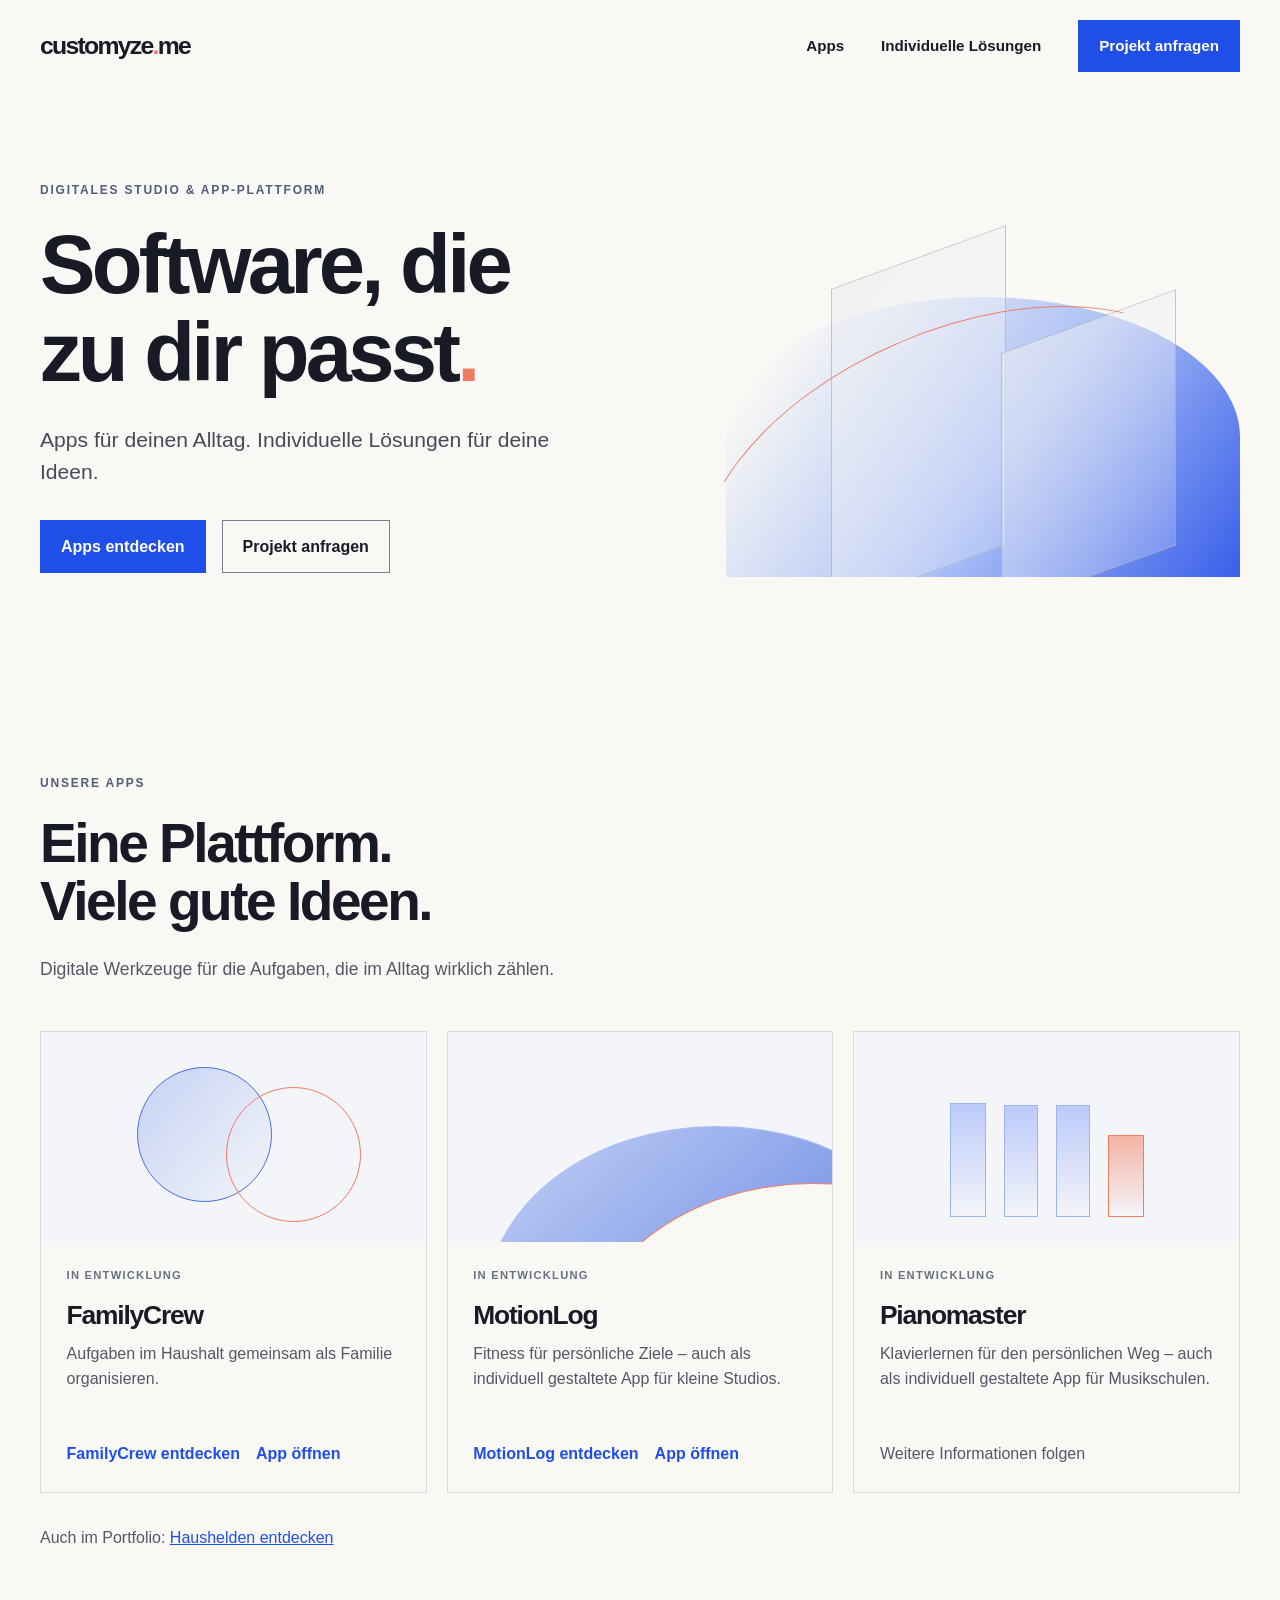
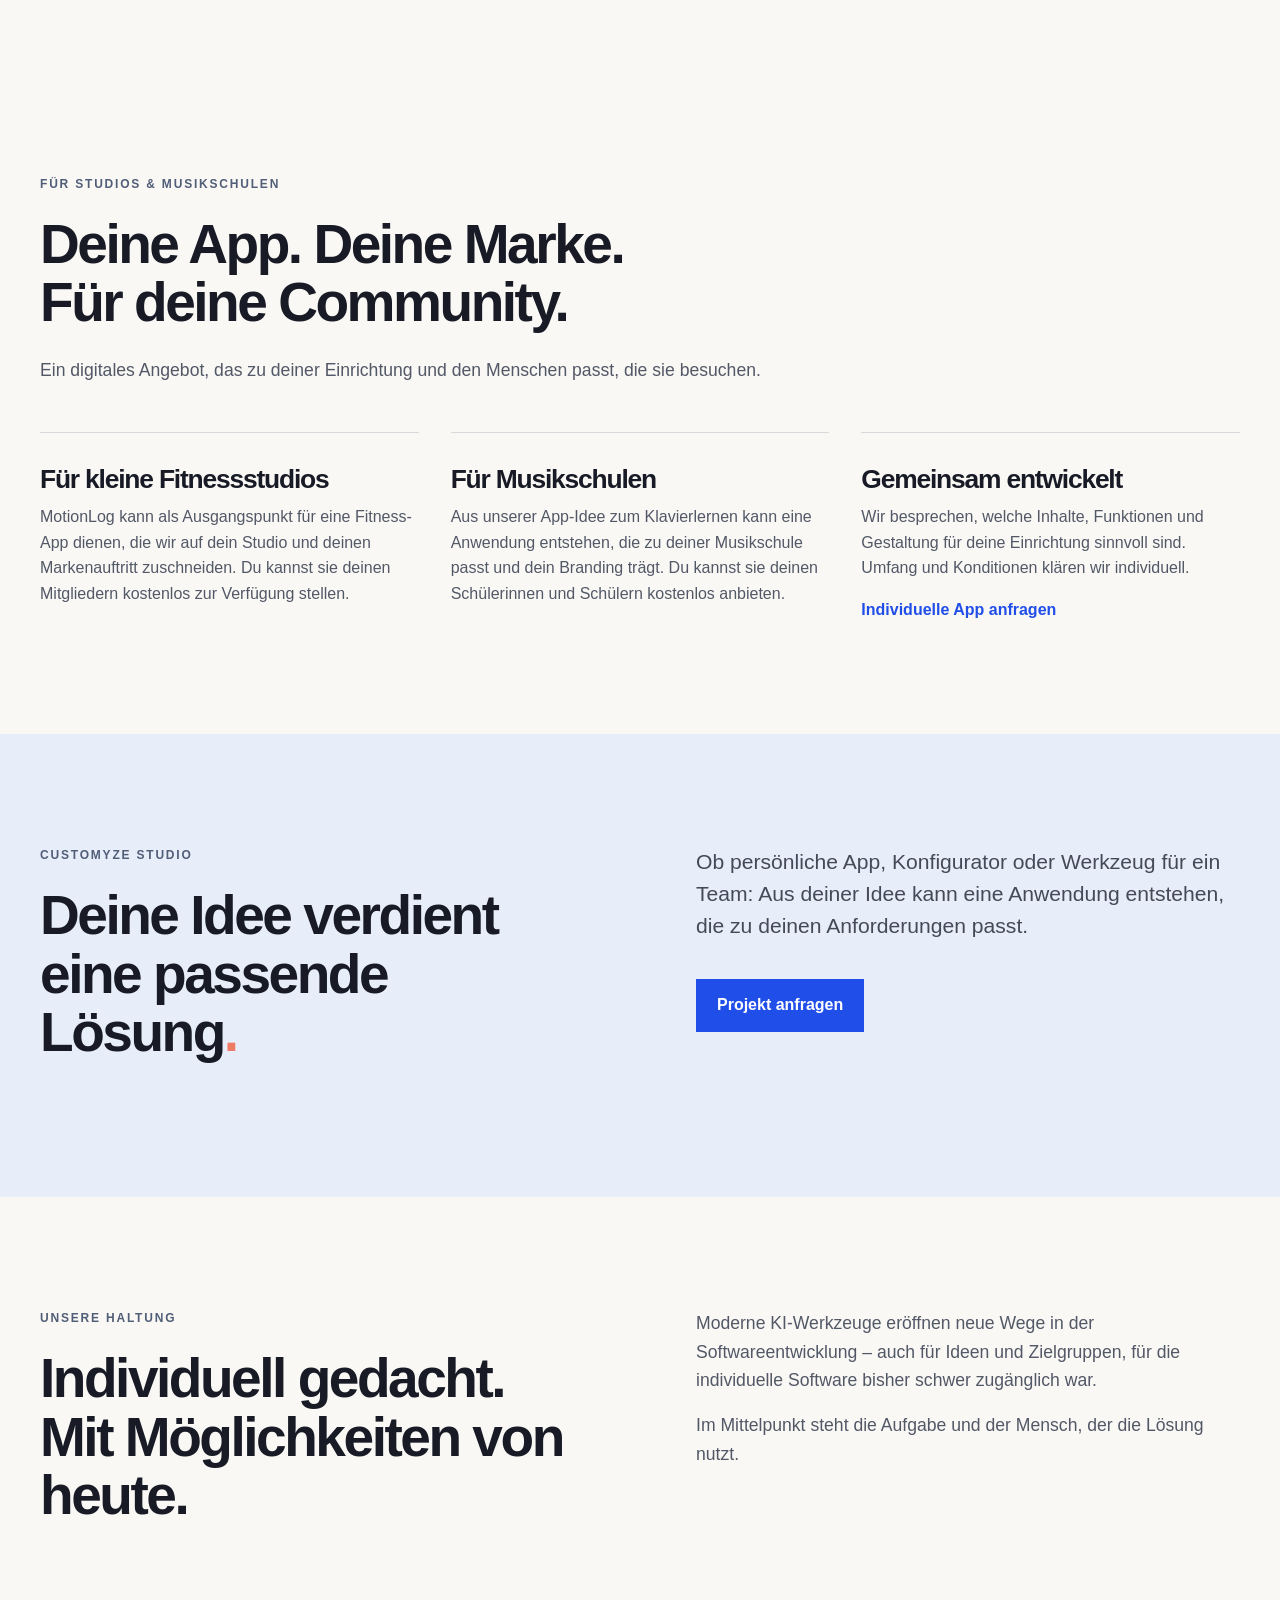
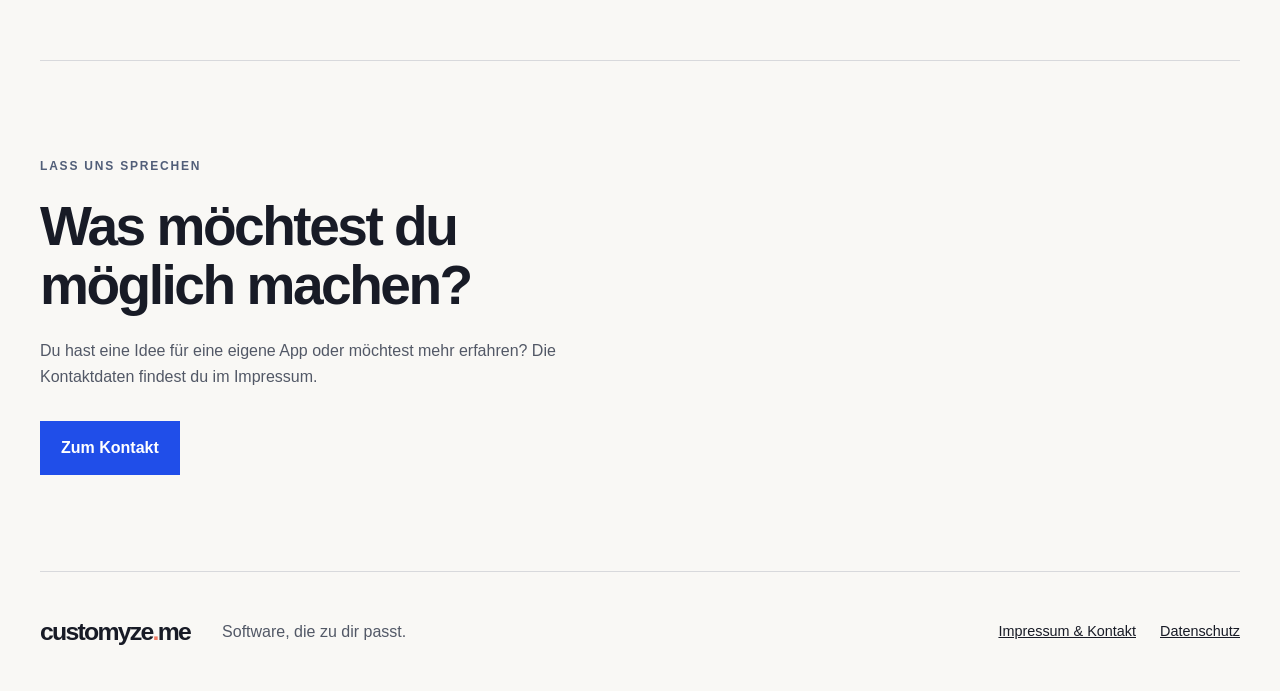
<file: index.html>
<!doctype html><html lang="de"><head><meta charset="utf-8"><meta name="viewport" content="width=device-width,initial-scale=1"><title>Apps &amp; individuelle Software | customyze.me</title><meta name="description" content="Entdecke Apps und individuelle Softwarelösungen von customyze.me."><link rel="canonical" href="https://customyze.me/"><link rel="icon" href="/assets/img/logo.svg" type="image/svg+xml"><link rel="stylesheet" href="/assets/css/studio.css"></head><body><a class="skip" href="#inhalt">Zum Inhalt springen</a><header class="header wrap"><a class="brand" href="/" aria-label="customyze.me Startseite">customyze<span>.</span>me</a><nav aria-label="Hauptnavigation"><a href="/#apps">Apps</a><a href="/#studio">Individuelle Lösungen</a><a href="/#kontakt" class="nav-cta">Projekt anfragen</a></nav></header><main id="inhalt"><section class="hero wrap"><div><p class="eyebrow">DIGITALES STUDIO &amp; APP-PLATTFORM</p><h1>Software, die<br>zu dir passt<span class="coral">.</span></h1><p class="lead">Apps für deinen Alltag. Individuelle Lösungen für deine Ideen.</p><div class="actions"><a class="button primary" href="#apps">Apps entdecken</a><a class="button outline" href="#kontakt">Projekt anfragen</a></div></div><div class="art hero-art" aria-hidden="true"><span class="arc"></span><span class="plane one"></span><span class="plane two"></span><span class="coral-curve"></span></div></section>
<section class="wrap section" id="apps"><div class="section-intro"><p class="eyebrow">UNSERE APPS</p><h2>Eine Plattform.<br>Viele gute Ideen.</h2><p>Digitale Werkzeuge für die Aufgaben, die im Alltag wirklich zählen.</p></div><div class="cards"><article class="card"><div class="card-art family-art" aria-hidden="true"><i></i><b></b></div><div class="card-body"><span class="tag">IN ENTWICKLUNG</span><h3>FamilyCrew</h3><p>Aufgaben im Haushalt gemeinsam als Familie organisieren.</p><div class="actions"><a class="text-link" href="/familycrew/">FamilyCrew entdecken</a><a class="text-link" href="https://familycrew.ai.studio">App öffnen</a></div></div></article><article class="card"><div class="card-art motion-art" aria-hidden="true"><i></i><b></b></div><div class="card-body"><span class="tag">IN ENTWICKLUNG</span><h3>MotionLog</h3><p>Fitness für persönliche Ziele – auch als individuell gestaltete App für kleine Studios.</p><div class="actions"><a class="text-link" href="/motionlog/">MotionLog entdecken</a><a class="text-link" href="https://motionlog.ai.studio">App öffnen</a></div></div></article><article class="card"><div class="card-art piano-art" aria-hidden="true"><i></i><b></b></div><div class="card-body"><span class="tag">IN ENTWICKLUNG</span><h3>Pianomaster</h3><p>Klavierlernen für den persönlichen Weg – auch als individuell gestaltete App für Musikschulen.</p><span class="muted">Weitere Informationen folgen</span></div></article></div><p class="existing">Auch im Portfolio: <a href="/haushelden/">Haushelden entdecken</a></p></section>
<section class="wrap section" id="partner"><div class="section-intro"><p class="eyebrow">FÜR STUDIOS &amp; MUSIKSCHULEN</p><h2>Deine App. Deine Marke.<br>Für deine Community.</h2><p>Ein digitales Angebot, das zu deiner Einrichtung und den Menschen passt, die sie besuchen.</p></div><div class="principles"><article><h3>Für kleine Fitnessstudios</h3><p>MotionLog kann als Ausgangspunkt für eine Fitness-App dienen, die wir auf dein Studio und deinen Markenauftritt zuschneiden. Du kannst sie deinen Mitgliedern kostenlos zur Verfügung stellen.</p></article><article><h3>Für Musikschulen</h3><p>Aus unserer App-Idee zum Klavierlernen kann eine Anwendung entstehen, die zu deiner Musikschule passt und dein Branding trägt. Du kannst sie deinen Schülerinnen und Schülern kostenlos anbieten.</p></article><article><h3>Gemeinsam entwickelt</h3><p>Wir besprechen, welche Inhalte, Funktionen und Gestaltung für deine Einrichtung sinnvoll sind. Umfang und Konditionen klären wir individuell.</p><a class="text-link" href="mailto:mail@mrokon.de?subject=Anfrage%20individuelle%20App">Individuelle App anfragen</a></article></div></section>
<section class="studio" id="studio"><div class="wrap studio-grid"><div><p class="eyebrow">CUSTOMYZE STUDIO</p><h2>Deine Idee verdient eine passende Lösung<span class="coral">.</span></h2></div><div><p class="lead">Ob persönliche App, Konfigurator oder Werkzeug für ein Team: Aus deiner Idee kann eine Anwendung entstehen, die zu deinen Anforderungen passt.</p><a class="button primary" href="#kontakt">Projekt anfragen</a></div></div></section>
<section class="wrap section split"><div><p class="eyebrow">UNSERE HALTUNG</p><h2>Individuell gedacht.<br>Mit Möglichkeiten von heute.</h2></div><div><p>Moderne KI-Werkzeuge eröffnen neue Wege in der Softwareentwicklung – auch für Ideen und Zielgruppen, für die individuelle Software bisher schwer zugänglich war.</p><p>Im Mittelpunkt steht die Aufgabe und der Mensch, der die Lösung nutzt.</p></div></section><section id="kontakt" class="contact wrap"><p class="eyebrow">LASS UNS SPRECHEN</p><h2>Was möchtest du<br>möglich machen?</h2><p>Du hast eine Idee für eine eigene App oder möchtest mehr erfahren? Die Kontaktdaten findest du im Impressum.</p><a class="button primary" href="/impressum/">Zum Kontakt</a></section></main><footer class="footer wrap"><a class="brand" href="/">customyze<span>.</span>me</a><p>Software, die zu dir passt.</p><div><a href="/impressum/">Impressum &amp; Kontakt</a><a href="/datenschutz/">Datenschutz</a></div></footer></body></html>
</file>
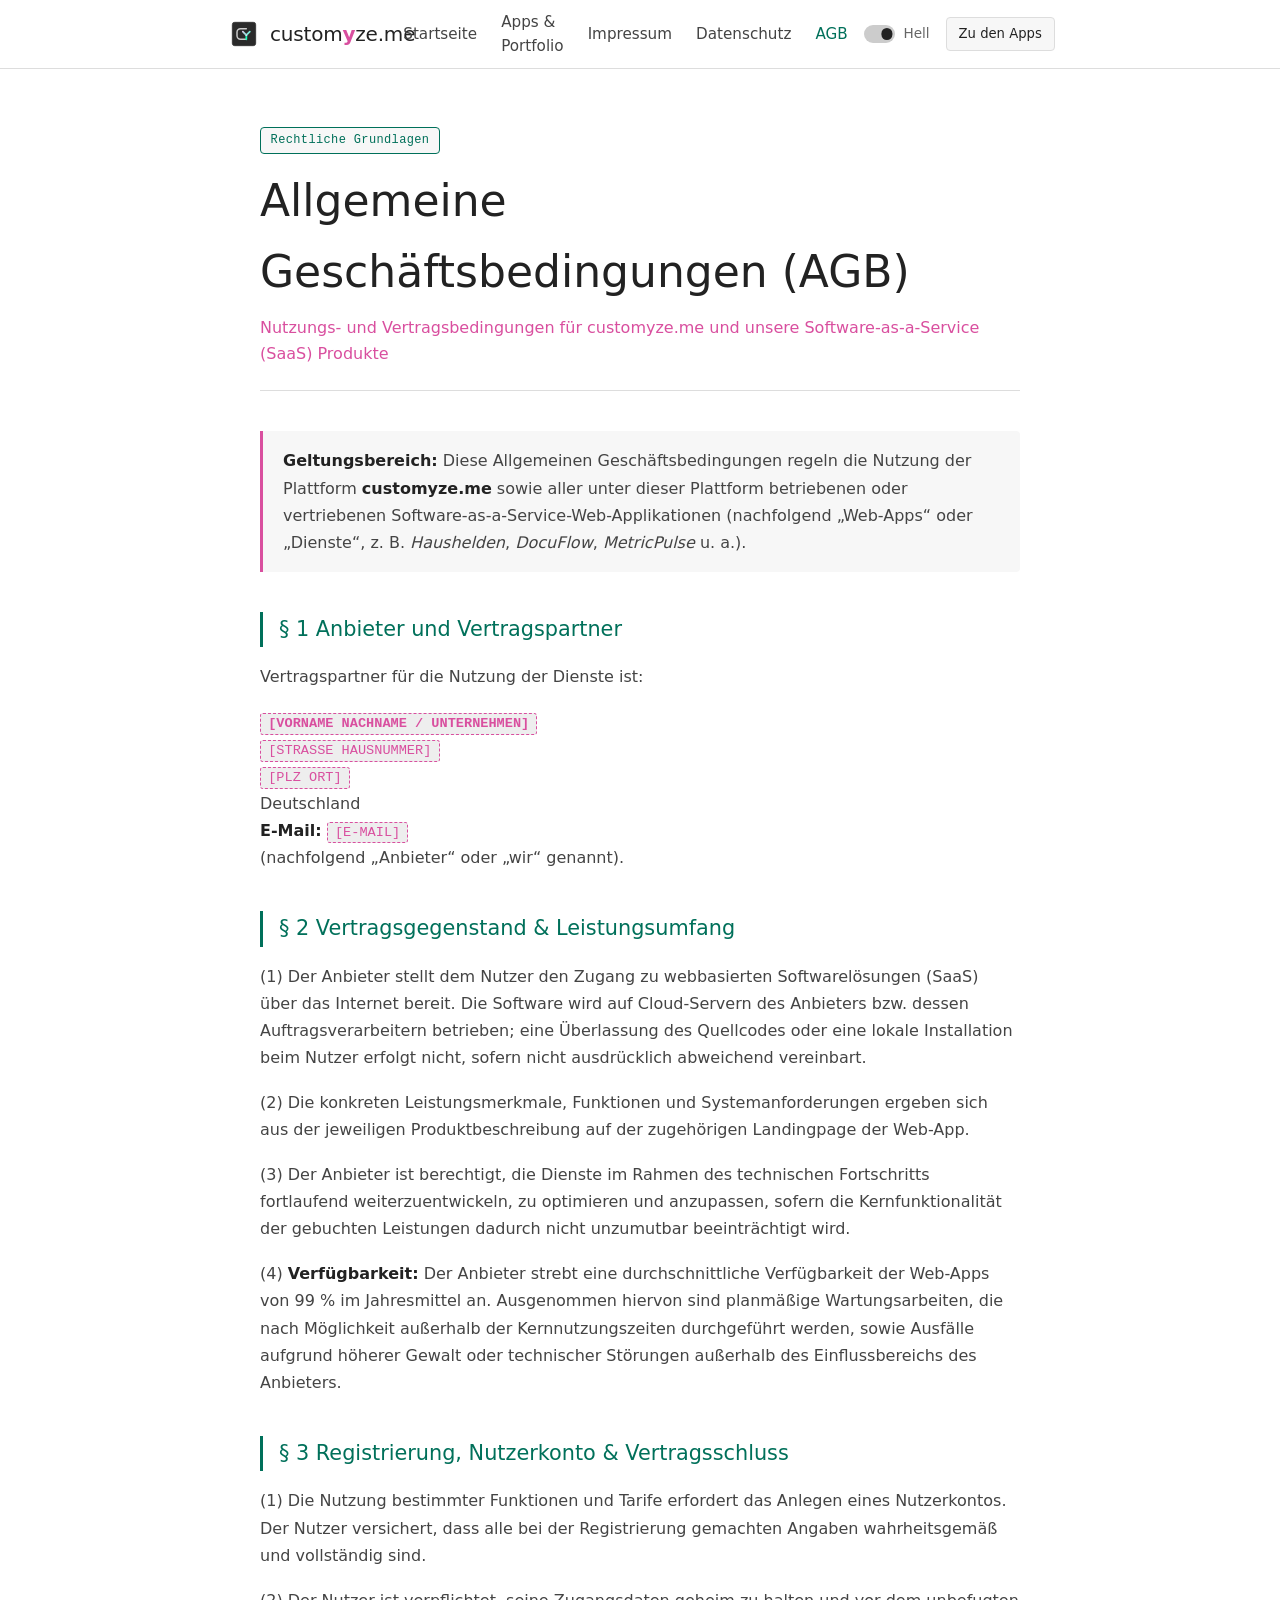
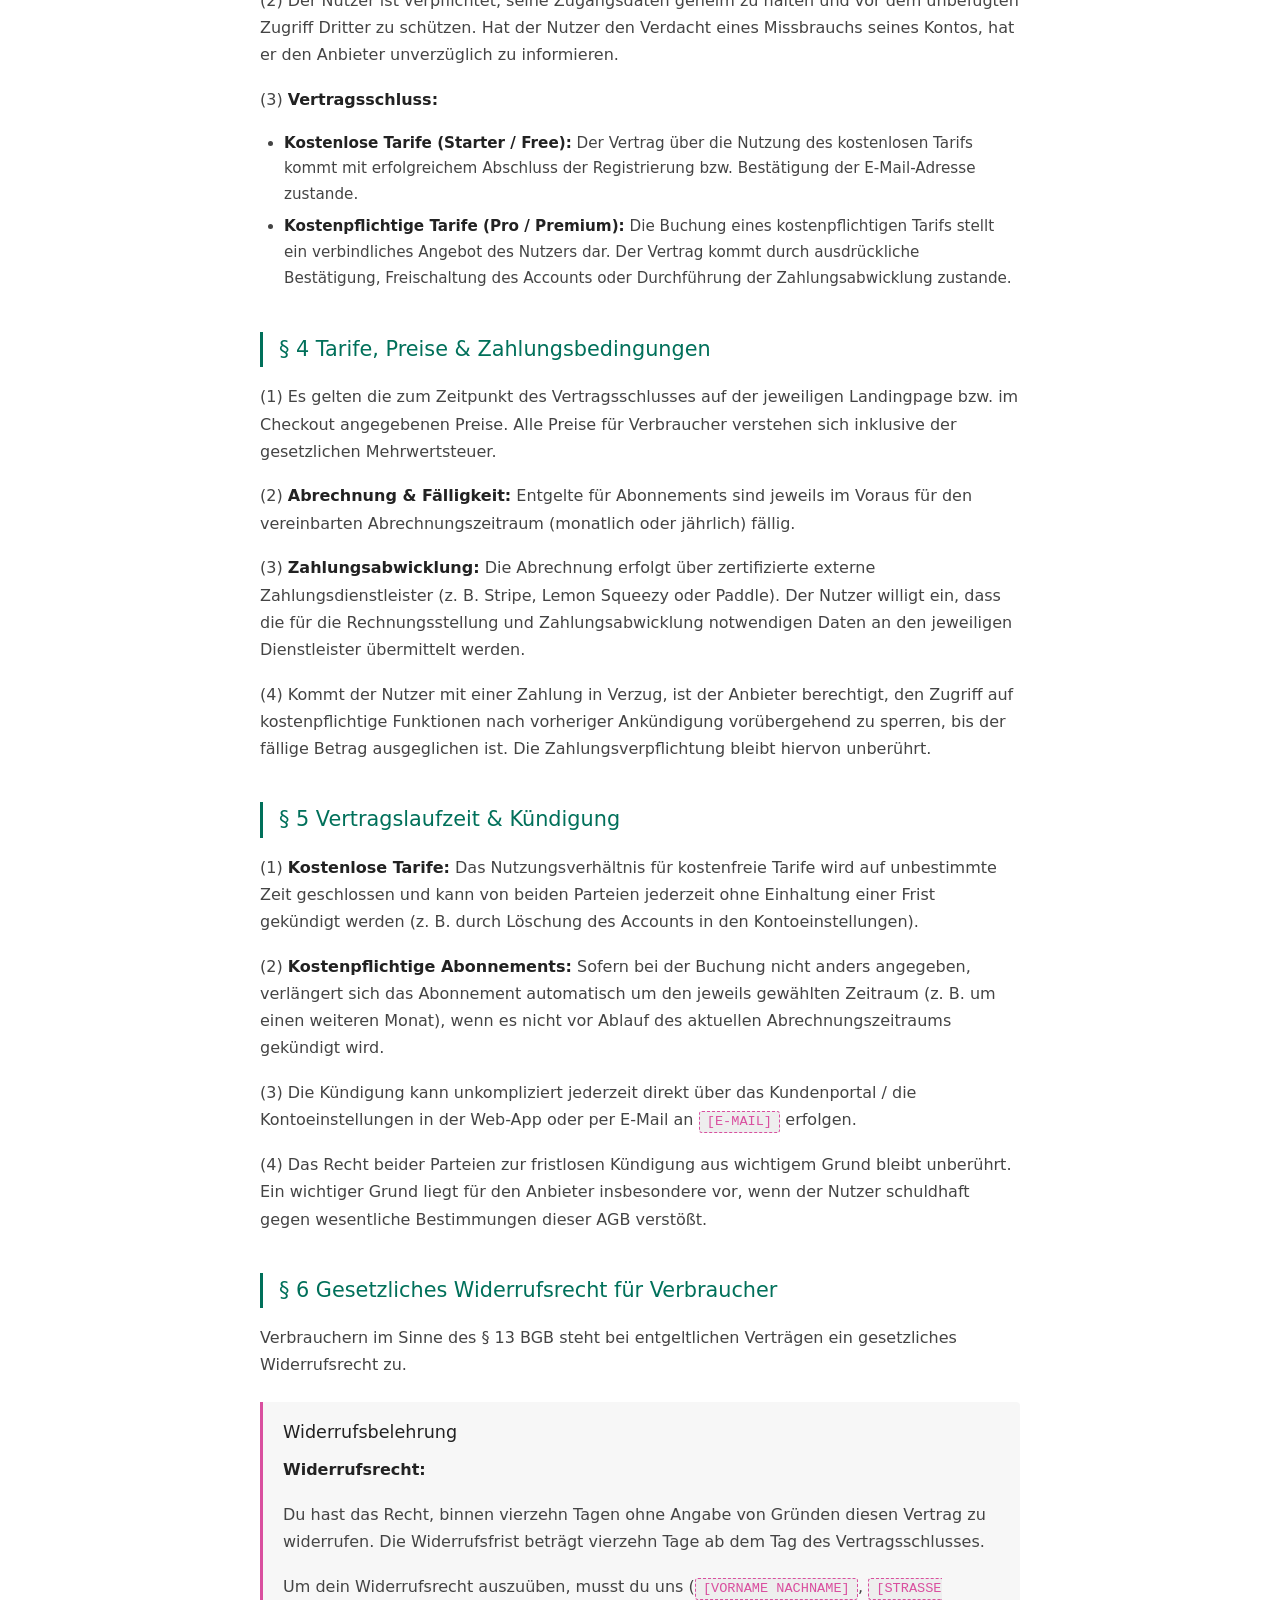
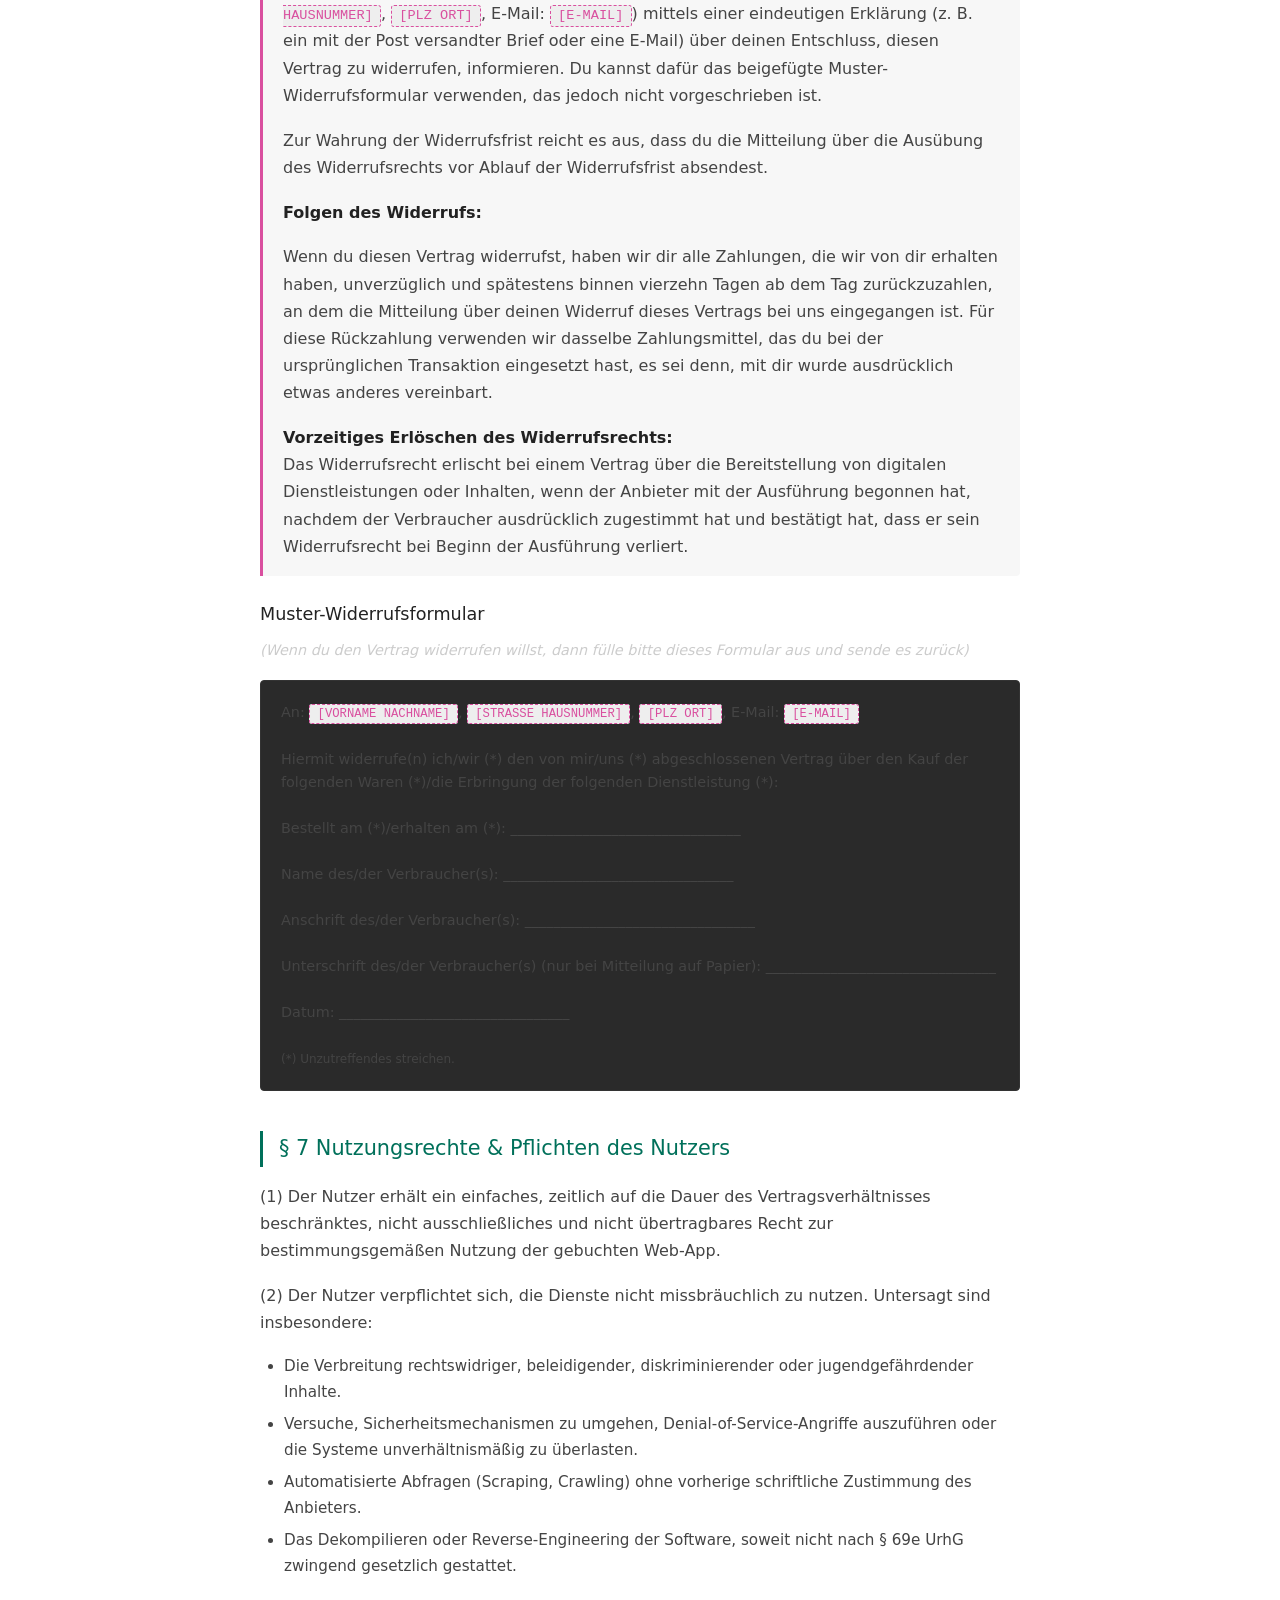
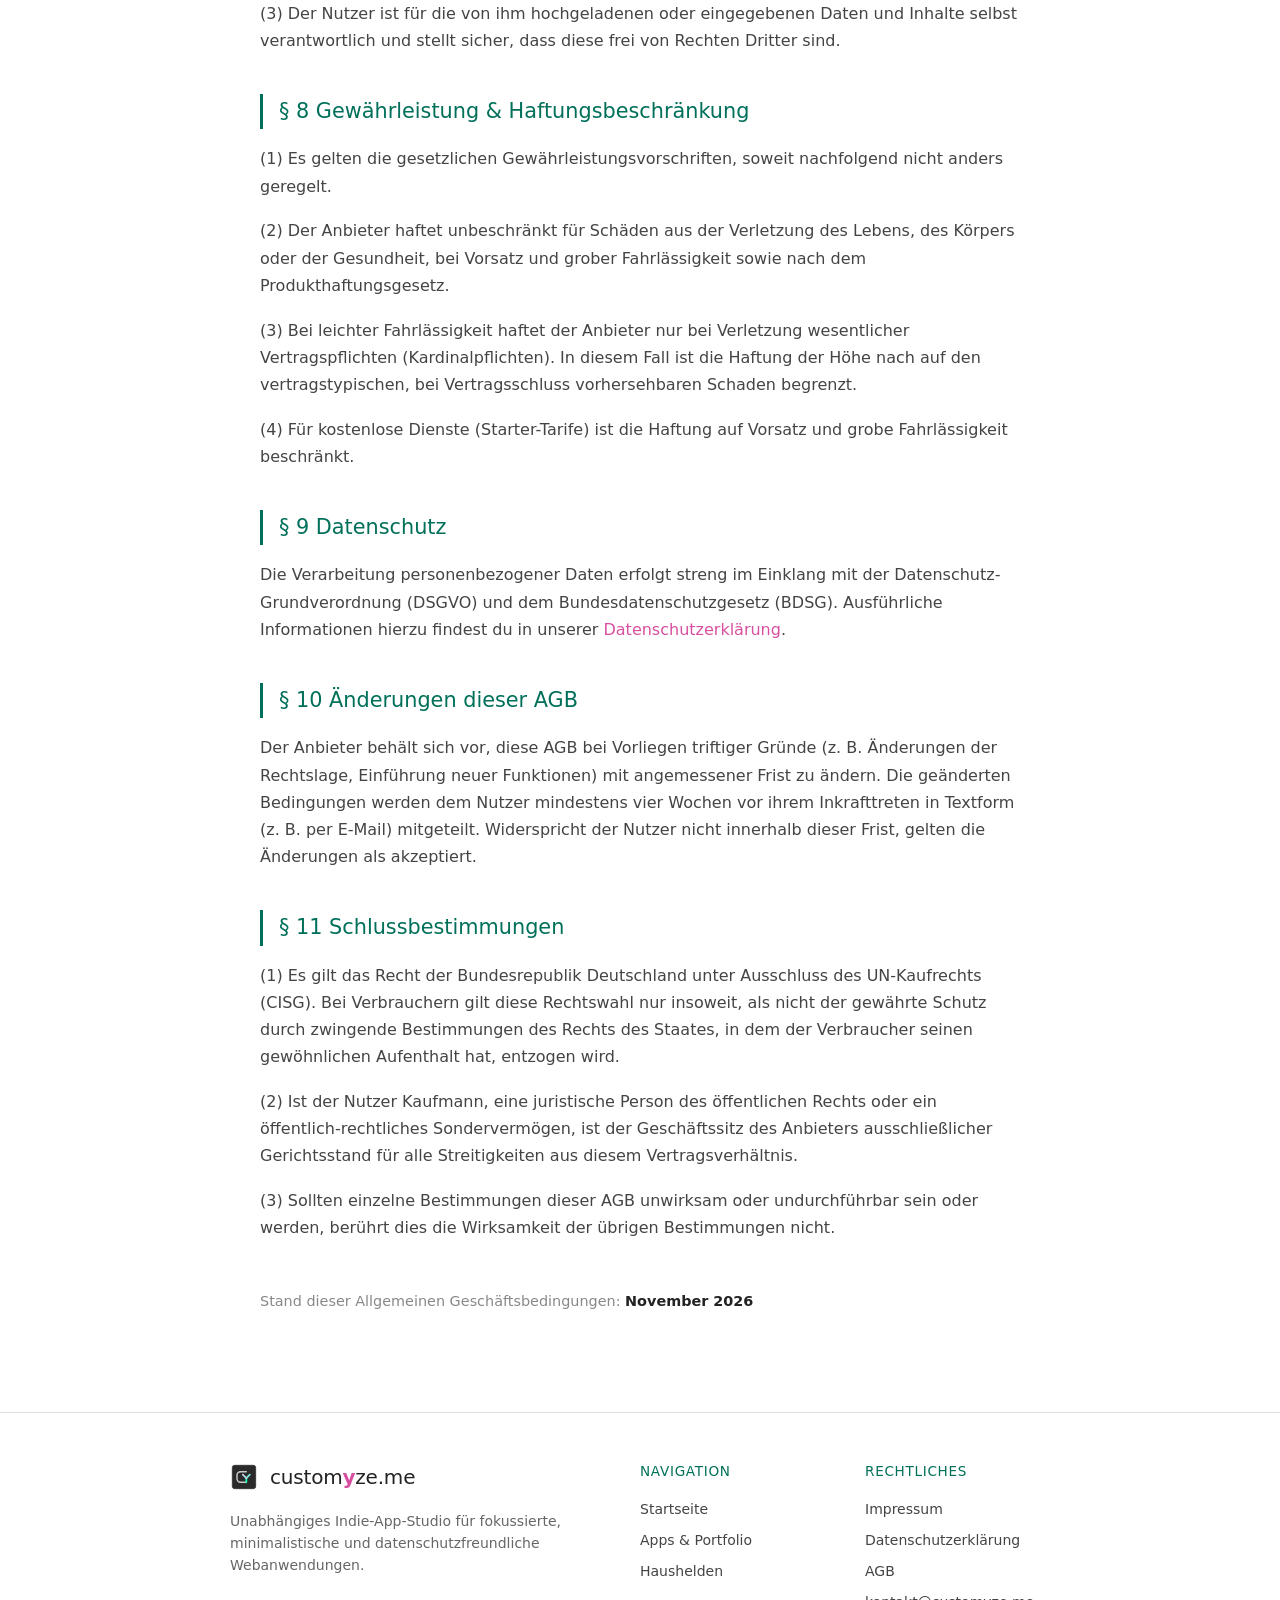
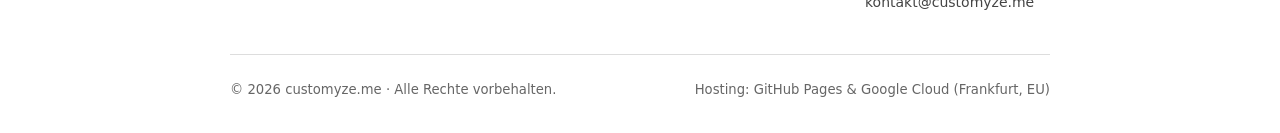
<file: agb/index.html>
﻿<!DOCTYPE html>
<html lang="de">
<head>
  <meta charset="UTF-8">
  <meta name="viewport" content="width=device-width, initial-scale=1.0">
  <title>Allgemeine Geschäftsbedingungen (AGB) | customyze.me</title>
  <meta name="description" content="Allgemeine Geschäftsbedingungen (AGB) für die Nutzung der Plattform customyze.me und aller zugehörigen Software-as-a-Service (SaaS) Web-Apps.">
  <link rel="canonical" href="https://customyze.me/agb/">

  <!-- OpenGraph -->
  <meta property="og:type" content="website">
  <meta property="og:url" content="https://customyze.me/agb/">
  <meta property="og:title" content="Allgemeine Geschäftsbedingungen | customyze.me">
  <meta property="og:description" content="Nutzungsbedingungen und AGB für customyze.me und unsere Web-Apps.">
  <meta property="og:image" content="https://customyze.me/assets/img/logo.svg">

  <!-- Favicon -->
  <link rel="icon" type="image/svg+xml" href="/assets/img/logo.svg">

  <!-- Central Design System -->
  <link rel="stylesheet" href="/assets/css/main.css">
</head>
<body>

  <!-- Navigation -->
  <header class="site-header">
    <div class="container nav-container">
      <a href="/" class="brand-link" aria-label="customyze.me Startseite">
        <img src="/assets/img/logo.svg" alt="customyze.me Logo" width="32" height="32">
        <span>custom<span class="brand-accent">y</span>ze.me</span>
      </a>

      <button class="mobile-nav-toggle" aria-label="Menü öffnen" aria-expanded="false">
        <svg viewBox="0 0 24 24" fill="none" stroke="currentColor" stroke-width="2">
          <line x1="3" y1="12" x2="21" y2="12"></line>
          <line x1="3" y1="6" x2="21" y2="6"></line>
          <line x1="3" y1="18" x2="21" y2="18"></line>
        </svg>
      </button>

      <nav class="nav-menu">
        <a href="/" class="nav-link">Startseite</a>
        <a href="/#apps" class="nav-link">Apps &amp; Portfolio</a>
        <a href="/impressum/" class="nav-link">Impressum</a>
        <a href="/datenschutz/" class="nav-link">Datenschutz</a>
        <a href="/agb/" class="nav-link active">AGB</a>
      </nav>

      <div class="nav-actions">
        <label class="theme-switch" for="theme-toggle" title="Farbmodus umschalten">
          <input type="checkbox" id="theme-toggle" aria-label="Farbmodus umschalten">
          <span class="slider" aria-hidden="true"></span>
          <span class="mode-label">Dunkel</span>
        </label>
        <a href="/#apps" class="btn btn-sm btn-secondary">Zu den Apps</a>
      </div>
    </div>
  </header>

  <main class="prose-page">
    <div class="container container-narrow">
      <header class="prose-header">
        <span class="badge badge-accent" style="margin-bottom: 0.75rem;">Rechtliche Grundlagen</span>
        <h1>Allgemeine Geschäftsbedingungen (AGB)</h1>
        <p>Nutzungs- und Vertragsbedingungen für customyze.me und unsere Software-as-a-Service (SaaS) Produkte</p>
      </header>

      <div class="prose-content">
        <div class="callout">
          <p>
            <strong>Geltungsbereich:</strong> Diese Allgemeinen Geschäftsbedingungen regeln die Nutzung der Plattform <strong>customyze.me</strong> sowie aller unter dieser Plattform betriebenen oder vertriebenen Software-as-a-Service-Web-Applikationen (nachfolgend „Web-Apps“ oder „Dienste“, z.&nbsp;B. <em>Haushelden</em>, <em>DocuFlow</em>, <em>MetricPulse</em> u.&nbsp;a.).
          </p>
        </div>

        <h2>§ 1 Anbieter und Vertragspartner</h2>
        <p>
          Vertragspartner für die Nutzung der Dienste ist:
        </p>
        <p>
          <strong><span class="placeholder-box">[VORNAME NACHNAME / UNTERNEHMEN]</span></strong><br>
          <span class="placeholder-box">[STRASSE HAUSNUMMER]</span><br>
          <span class="placeholder-box">[PLZ ORT]</span><br>
          Deutschland<br>
          <strong>E-Mail:</strong> <span class="placeholder-box">[E-MAIL]</span><br>
          (nachfolgend „Anbieter“ oder „wir“ genannt).
        </p>

        <h2>§ 2 Vertragsgegenstand &amp; Leistungsumfang</h2>
        <p>
          (1) Der Anbieter stellt dem Nutzer den Zugang zu webbasierten Softwarelösungen (SaaS) über das Internet bereit. Die Software wird auf Cloud-Servern des Anbieters bzw. dessen Auftragsverarbeitern betrieben; eine Überlassung des Quellcodes oder eine lokale Installation beim Nutzer erfolgt nicht, sofern nicht ausdrücklich abweichend vereinbart.
        </p>
        <p>
          (2) Die konkreten Leistungsmerkmale, Funktionen und Systemanforderungen ergeben sich aus der jeweiligen Produktbeschreibung auf der zugehörigen Landingpage der Web-App.
        </p>
        <p>
          (3) Der Anbieter ist berechtigt, die Dienste im Rahmen des technischen Fortschritts fortlaufend weiterzuentwickeln, zu optimieren und anzupassen, sofern die Kernfunktionalität der gebuchten Leistungen dadurch nicht unzumutbar beeinträchtigt wird.
        </p>
        <p>
          (4) <strong>Verfügbarkeit:</strong> Der Anbieter strebt eine durchschnittliche Verfügbarkeit der Web-Apps von 99&nbsp;% im Jahresmittel an. Ausgenommen hiervon sind planmäßige Wartungsarbeiten, die nach Möglichkeit außerhalb der Kernnutzungszeiten durchgeführt werden, sowie Ausfälle aufgrund höherer Gewalt oder technischer Störungen außerhalb des Einflussbereichs des Anbieters.
        </p>

        <h2>§ 3 Registrierung, Nutzerkonto &amp; Vertragsschluss</h2>
        <p>
          (1) Die Nutzung bestimmter Funktionen und Tarife erfordert das Anlegen eines Nutzerkontos. Der Nutzer versichert, dass alle bei der Registrierung gemachten Angaben wahrheitsgemäß und vollständig sind.
        </p>
        <p>
          (2) Der Nutzer ist verpflichtet, seine Zugangsdaten geheim zu halten und vor dem unbefugten Zugriff Dritter zu schützen. Hat der Nutzer den Verdacht eines Missbrauchs seines Kontos, hat er den Anbieter unverzüglich zu informieren.
        </p>
        <p>
          (3) <strong>Vertragsschluss:</strong>
        </p>
        <ul>
          <li><strong>Kostenlose Tarife (Starter / Free):</strong> Der Vertrag über die Nutzung des kostenlosen Tarifs kommt mit erfolgreichem Abschluss der Registrierung bzw. Bestätigung der E-Mail-Adresse zustande.</li>
          <li><strong>Kostenpflichtige Tarife (Pro / Premium):</strong> Die Buchung eines kostenpflichtigen Tarifs stellt ein verbindliches Angebot des Nutzers dar. Der Vertrag kommt durch ausdrückliche Bestätigung, Freischaltung des Accounts oder Durchführung der Zahlungsabwicklung zustande.</li>
        </ul>

        <h2>§ 4 Tarife, Preise &amp; Zahlungsbedingungen</h2>
        <p>
          (1) Es gelten die zum Zeitpunkt des Vertragsschlusses auf der jeweiligen Landingpage bzw. im Checkout angegebenen Preise. Alle Preise für Verbraucher verstehen sich inklusive der gesetzlichen Mehrwertsteuer.
        </p>
        <p>
          (2) <strong>Abrechnung &amp; Fälligkeit:</strong> Entgelte für Abonnements sind jeweils im Voraus für den vereinbarten Abrechnungszeitraum (monatlich oder jährlich) fällig.
        </p>
        <p>
          (3) <strong>Zahlungsabwicklung:</strong> Die Abrechnung erfolgt über zertifizierte externe Zahlungsdienstleister (z.&nbsp;B. Stripe, Lemon Squeezy oder Paddle). Der Nutzer willigt ein, dass die für die Rechnungsstellung und Zahlungsabwicklung notwendigen Daten an den jeweiligen Dienstleister übermittelt werden.
        </p>
        <p>
          (4) Kommt der Nutzer mit einer Zahlung in Verzug, ist der Anbieter berechtigt, den Zugriff auf kostenpflichtige Funktionen nach vorheriger Ankündigung vorübergehend zu sperren, bis der fällige Betrag ausgeglichen ist. Die Zahlungsverpflichtung bleibt hiervon unberührt.
        </p>

        <h2>§ 5 Vertragslaufzeit &amp; Kündigung</h2>
        <p>
          (1) <strong>Kostenlose Tarife:</strong> Das Nutzungsverhältnis für kostenfreie Tarife wird auf unbestimmte Zeit geschlossen und kann von beiden Parteien jederzeit ohne Einhaltung einer Frist gekündigt werden (z.&nbsp;B. durch Löschung des Accounts in den Kontoeinstellungen).
        </p>
        <p>
          (2) <strong>Kostenpflichtige Abonnements:</strong> Sofern bei der Buchung nicht anders angegeben, verlängert sich das Abonnement automatisch um den jeweils gewählten Zeitraum (z.&nbsp;B. um einen weiteren Monat), wenn es nicht vor Ablauf des aktuellen Abrechnungszeitraums gekündigt wird.
        </p>
        <p>
          (3) Die Kündigung kann unkompliziert jederzeit direkt über das Kundenportal / die Kontoeinstellungen in der Web-App oder per E-Mail an <span class="placeholder-box">[E-MAIL]</span> erfolgen.
        </p>
        <p>
          (4) Das Recht beider Parteien zur fristlosen Kündigung aus wichtigem Grund bleibt unberührt. Ein wichtiger Grund liegt für den Anbieter insbesondere vor, wenn der Nutzer schuldhaft gegen wesentliche Bestimmungen dieser AGB verstößt.
        </p>

        <h2>§ 6 Gesetzliches Widerrufsrecht für Verbraucher</h2>
        <p>
          Verbrauchern im Sinne des § 13 BGB steht bei entgeltlichen Verträgen ein gesetzliches Widerrufsrecht zu.
        </p>

        <div class="callout">
          <h3 style="margin-top: 0; margin-bottom: 0.5rem; color: var(--text);">Widerrufsbelehrung</h3>
          <p><strong>Widerrufsrecht:</strong></p>
          <p>
            Du hast das Recht, binnen vierzehn Tagen ohne Angabe von Gründen diesen Vertrag zu widerrufen. Die Widerrufsfrist beträgt vierzehn Tage ab dem Tag des Vertragsschlusses.
          </p>
          <p>
            Um dein Widerrufsrecht auszuüben, musst du uns (<span class="placeholder-box">[VORNAME NACHNAME]</span>, <span class="placeholder-box">[STRASSE HAUSNUMMER]</span>, <span class="placeholder-box">[PLZ ORT]</span>, E-Mail: <span class="placeholder-box">[E-MAIL]</span>) mittels einer eindeutigen Erklärung (z.&nbsp;B. ein mit der Post versandter Brief oder eine E-Mail) über deinen Entschluss, diesen Vertrag zu widerrufen, informieren. Du kannst dafür das beigefügte Muster-Widerrufsformular verwenden, das jedoch nicht vorgeschrieben ist.
          </p>
          <p>
            Zur Wahrung der Widerrufsfrist reicht es aus, dass du die Mitteilung über die Ausübung des Widerrufsrechts vor Ablauf der Widerrufsfrist absendest.
          </p>
          <p><strong>Folgen des Widerrufs:</strong></p>
          <p>
            Wenn du diesen Vertrag widerrufst, haben wir dir alle Zahlungen, die wir von dir erhalten haben, unverzüglich und spätestens binnen vierzehn Tagen ab dem Tag zurückzuzahlen, an dem die Mitteilung über deinen Widerruf dieses Vertrags bei uns eingegangen ist. Für diese Rückzahlung verwenden wir dasselbe Zahlungsmittel, das du bei der ursprünglichen Transaktion eingesetzt hast, es sei denn, mit dir wurde ausdrücklich etwas anderes vereinbart.
          </p>
          <p style="margin-top: 1rem; margin-bottom: 0;"><strong>Vorzeitiges Erlöschen des Widerrufsrechts:</strong></p>
          <p style="margin-bottom: 0;">
            Das Widerrufsrecht erlischt bei einem Vertrag über die Bereitstellung von digitalen Dienstleistungen oder Inhalten, wenn der Anbieter mit der Ausführung begonnen hat, nachdem der Verbraucher ausdrücklich zugestimmt hat und bestätigt hat, dass er sein Widerrufsrecht bei Beginn der Ausführung verliert.
          </p>
        </div>

        <h3>Muster-Widerrufsformular</h3>
        <p style="font-size: 0.9rem; color: var(--text-muted);">
          <em>(Wenn du den Vertrag widerrufen willst, dann fülle bitte dieses Formular aus und sende es zurück)</em>
        </p>
        <div style="background: var(--surface-card); border: 1px solid var(--border); padding: 1.25rem; border-radius: var(--radius); font-size: 0.9rem; line-height: 1.6; margin-bottom: 1.5rem;">
          An: <span class="placeholder-box">[VORNAME NACHNAME]</span>, <span class="placeholder-box">[STRASSE HAUSNUMMER]</span>, <span class="placeholder-box">[PLZ ORT]</span>, E-Mail: <span class="placeholder-box">[E-MAIL]</span><br><br>
          Hiermit widerrufe(n) ich/wir (*) den von mir/uns (*) abgeschlossenen Vertrag über den Kauf der folgenden Waren (*)/die Erbringung der folgenden Dienstleistung (*):<br><br>
          Bestellt am (*)/erhalten am (*): ________________________________<br><br>
          Name des/der Verbraucher(s): ________________________________<br><br>
          Anschrift des/der Verbraucher(s): ________________________________<br><br>
          Unterschrift des/der Verbraucher(s) (nur bei Mitteilung auf Papier): ________________________________<br><br>
          Datum: ________________________________<br><br>
          <small>(*) Unzutreffendes streichen.</small>
        </div>

        <h2>§ 7 Nutzungsrechte &amp; Pflichten des Nutzers</h2>
        <p>
          (1) Der Nutzer erhält ein einfaches, zeitlich auf die Dauer des Vertragsverhältnisses beschränktes, nicht ausschließliches und nicht übertragbares Recht zur bestimmungsgemäßen Nutzung der gebuchten Web-App.
        </p>
        <p>
          (2) Der Nutzer verpflichtet sich, die Dienste nicht missbräuchlich zu nutzen. Untersagt sind insbesondere:
        </p>
        <ul>
          <li>Die Verbreitung rechtswidriger, beleidigender, diskriminierender oder jugendgefährdender Inhalte.</li>
          <li>Versuche, Sicherheitsmechanismen zu umgehen, Denial-of-Service-Angriffe auszuführen oder die Systeme unverhältnismäßig zu überlasten.</li>
          <li>Automatisierte Abfragen (Scraping, Crawling) ohne vorherige schriftliche Zustimmung des Anbieters.</li>
          <li>Das Dekompilieren oder Reverse-Engineering der Software, soweit nicht nach § 69e UrhG zwingend gesetzlich gestattet.</li>
        </ul>
        <p>
          (3) Der Nutzer ist für die von ihm hochgeladenen oder eingegebenen Daten und Inhalte selbst verantwortlich und stellt sicher, dass diese frei von Rechten Dritter sind.
        </p>

        <h2>§ 8 Gewährleistung &amp; Haftungsbeschränkung</h2>
        <p>
          (1) Es gelten die gesetzlichen Gewährleistungsvorschriften, soweit nachfolgend nicht anders geregelt.
        </p>
        <p>
          (2) Der Anbieter haftet unbeschränkt für Schäden aus der Verletzung des Lebens, des Körpers oder der Gesundheit, bei Vorsatz und grober Fahrlässigkeit sowie nach dem Produkthaftungsgesetz.
        </p>
        <p>
          (3) Bei leichter Fahrlässigkeit haftet der Anbieter nur bei Verletzung wesentlicher Vertragspflichten (Kardinalpflichten). In diesem Fall ist die Haftung der Höhe nach auf den vertragstypischen, bei Vertragsschluss vorhersehbaren Schaden begrenzt.
        </p>
        <p>
          (4) Für kostenlose Dienste (Starter-Tarife) ist die Haftung auf Vorsatz und grobe Fahrlässigkeit beschränkt.
        </p>

        <h2>§ 9 Datenschutz</h2>
        <p>
          Die Verarbeitung personenbezogener Daten erfolgt streng im Einklang mit der Datenschutz-Grundverordnung (DSGVO) und dem Bundesdatenschutzgesetz (BDSG). Ausführliche Informationen hierzu findest du in unserer <a href="/datenschutz/">Datenschutzerklärung</a>.
        </p>

        <h2>§ 10 Änderungen dieser AGB</h2>
        <p>
          Der Anbieter behält sich vor, diese AGB bei Vorliegen triftiger Gründe (z.&nbsp;B. Änderungen der Rechtslage, Einführung neuer Funktionen) mit angemessener Frist zu ändern. Die geänderten Bedingungen werden dem Nutzer mindestens vier Wochen vor ihrem Inkrafttreten in Textform (z.&nbsp;B. per E-Mail) mitgeteilt. Widerspricht der Nutzer nicht innerhalb dieser Frist, gelten die Änderungen als akzeptiert.
        </p>

        <h2>§ 11 Schlussbestimmungen</h2>
        <p>
          (1) Es gilt das Recht der Bundesrepublik Deutschland unter Ausschluss des UN-Kaufrechts (CISG). Bei Verbrauchern gilt diese Rechtswahl nur insoweit, als nicht der gewährte Schutz durch zwingende Bestimmungen des Rechts des Staates, in dem der Verbraucher seinen gewöhnlichen Aufenthalt hat, entzogen wird.
        </p>
        <p>
          (2) Ist der Nutzer Kaufmann, eine juristische Person des öffentlichen Rechts oder ein öffentlich-rechtliches Sondervermögen, ist der Geschäftssitz des Anbieters ausschließlicher Gerichtsstand für alle Streitigkeiten aus diesem Vertragsverhältnis.
        </p>
        <p>
          (3) Sollten einzelne Bestimmungen dieser AGB unwirksam oder undurchführbar sein oder werden, berührt dies die Wirksamkeit der übrigen Bestimmungen nicht.
        </p>

        <p style="margin-top: 3rem; font-size: 0.9rem; color: var(--text-dim);">
          Stand dieser Allgemeinen Geschäftsbedingungen: <strong>November 2026</strong>
        </p>
      </div>
    </div>
  </main>

  <!-- Footer -->
  <footer class="site-footer">
    <div class="container">
      <div class="footer-top">
        <div class="footer-brand">
          <a href="/" class="brand-link" aria-label="customyze.me Startseite">
            <img src="/assets/img/logo.svg" alt="customyze.me Logo" width="28" height="28">
            <span>custom<span class="brand-accent">y</span>ze.me</span>
          </a>
          <p class="footer-brand-p">
            Unabhängiges Indie-App-Studio für fokussierte, minimalistische und datenschutzfreundliche Webanwendungen.
          </p>
        </div>

        <div>
          <h4 class="footer-heading">Navigation</h4>
          <ul class="footer-links">
            <li><a href="/">Startseite</a></li>
            <li><a href="/#apps">Apps &amp; Portfolio</a></li>
            <li><a href="/haushelden/">Haushelden</a></li>
          </ul>
        </div>

        <div>
          <h4 class="footer-heading">Rechtliches</h4>
          <ul class="footer-links">
            <li><a href="/impressum/">Impressum</a></li>
            <li><a href="/datenschutz/">Datenschutzerklärung</a></li>
            <li><a href="/agb/">AGB</a></li>
            <li><a href="mailto:kontakt@customyze.me">kontakt@customyze.me</a></li>
          </ul>
        </div>
      </div>

      <div class="footer-bottom">
        <div>
          &copy; <span class="current-year">2026</span> customyze.me · Alle Rechte vorbehalten.
        </div>
        <div>
          Hosting: GitHub Pages &amp; Google Cloud (Frankfurt, EU)
        </div>
      </div>
    </div>
  </footer>

  <script src="/assets/js/main.js"></script>
</body>
</html>
</file>
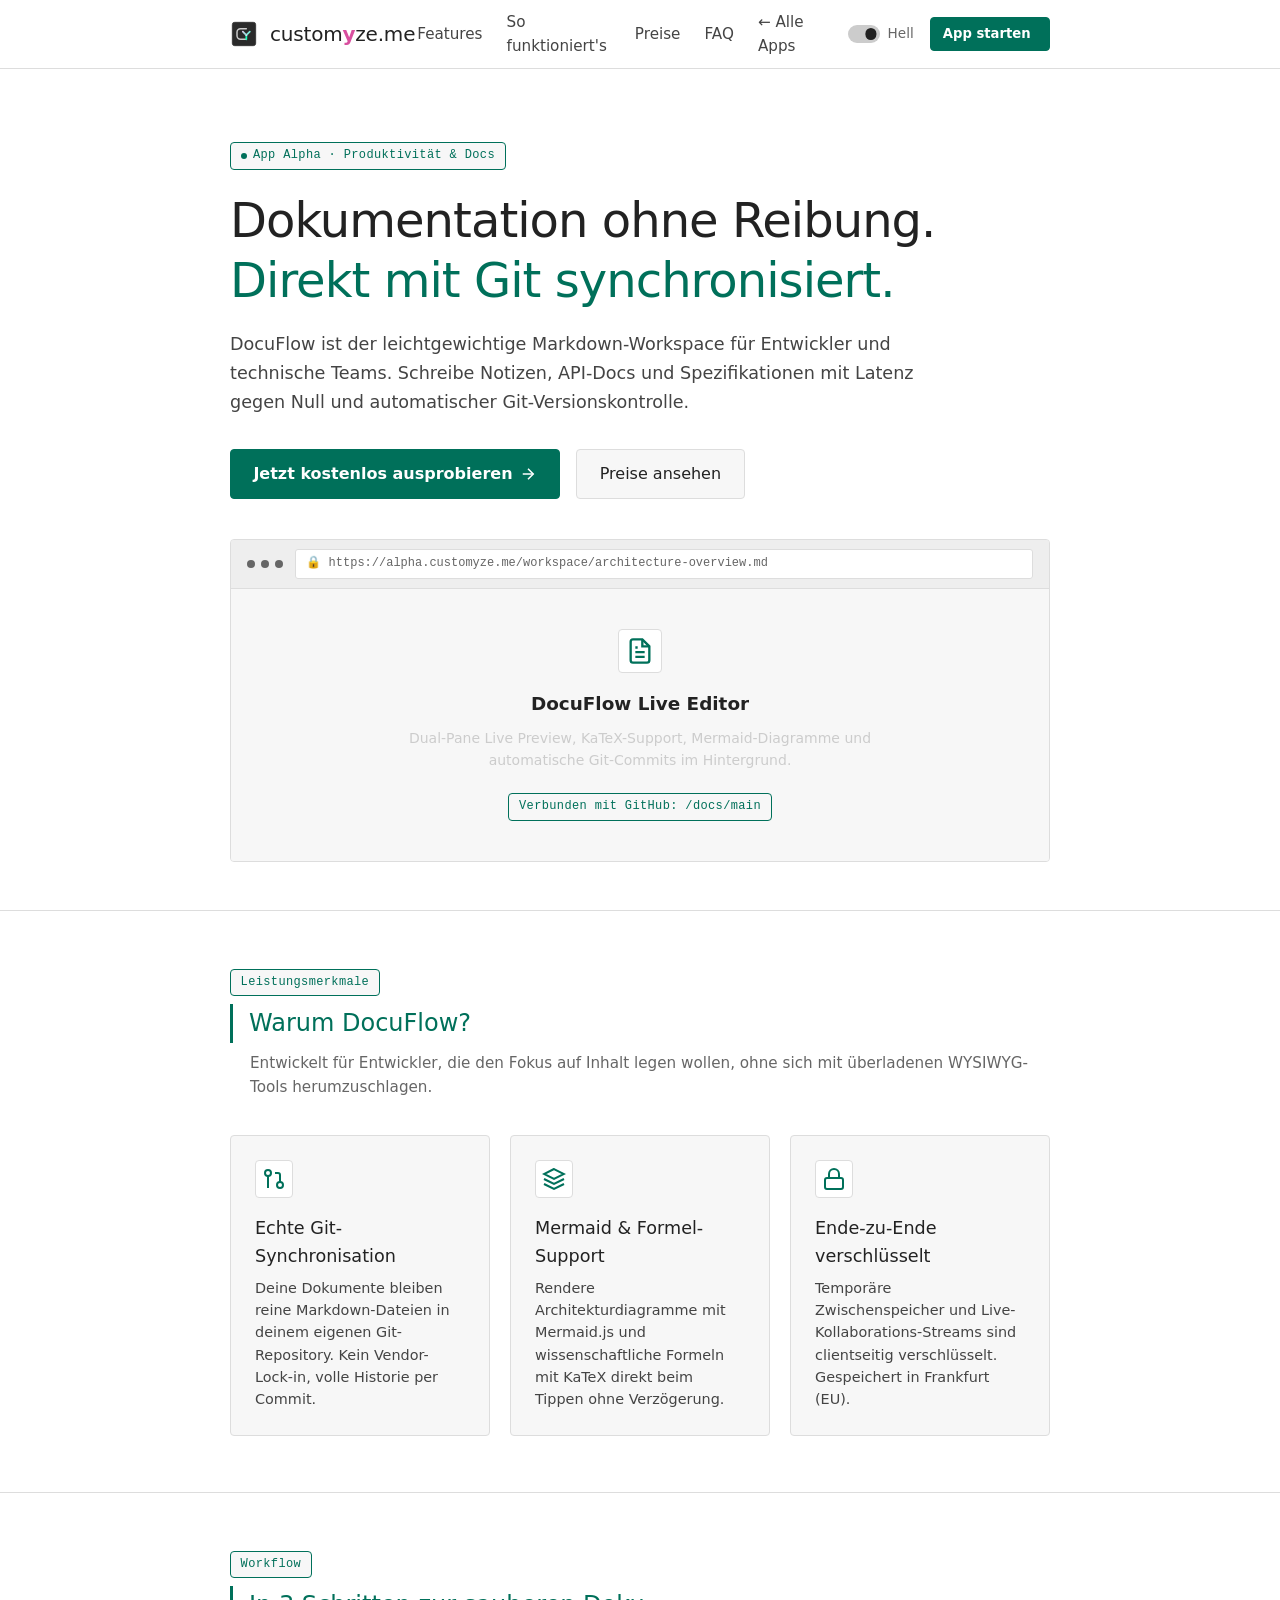
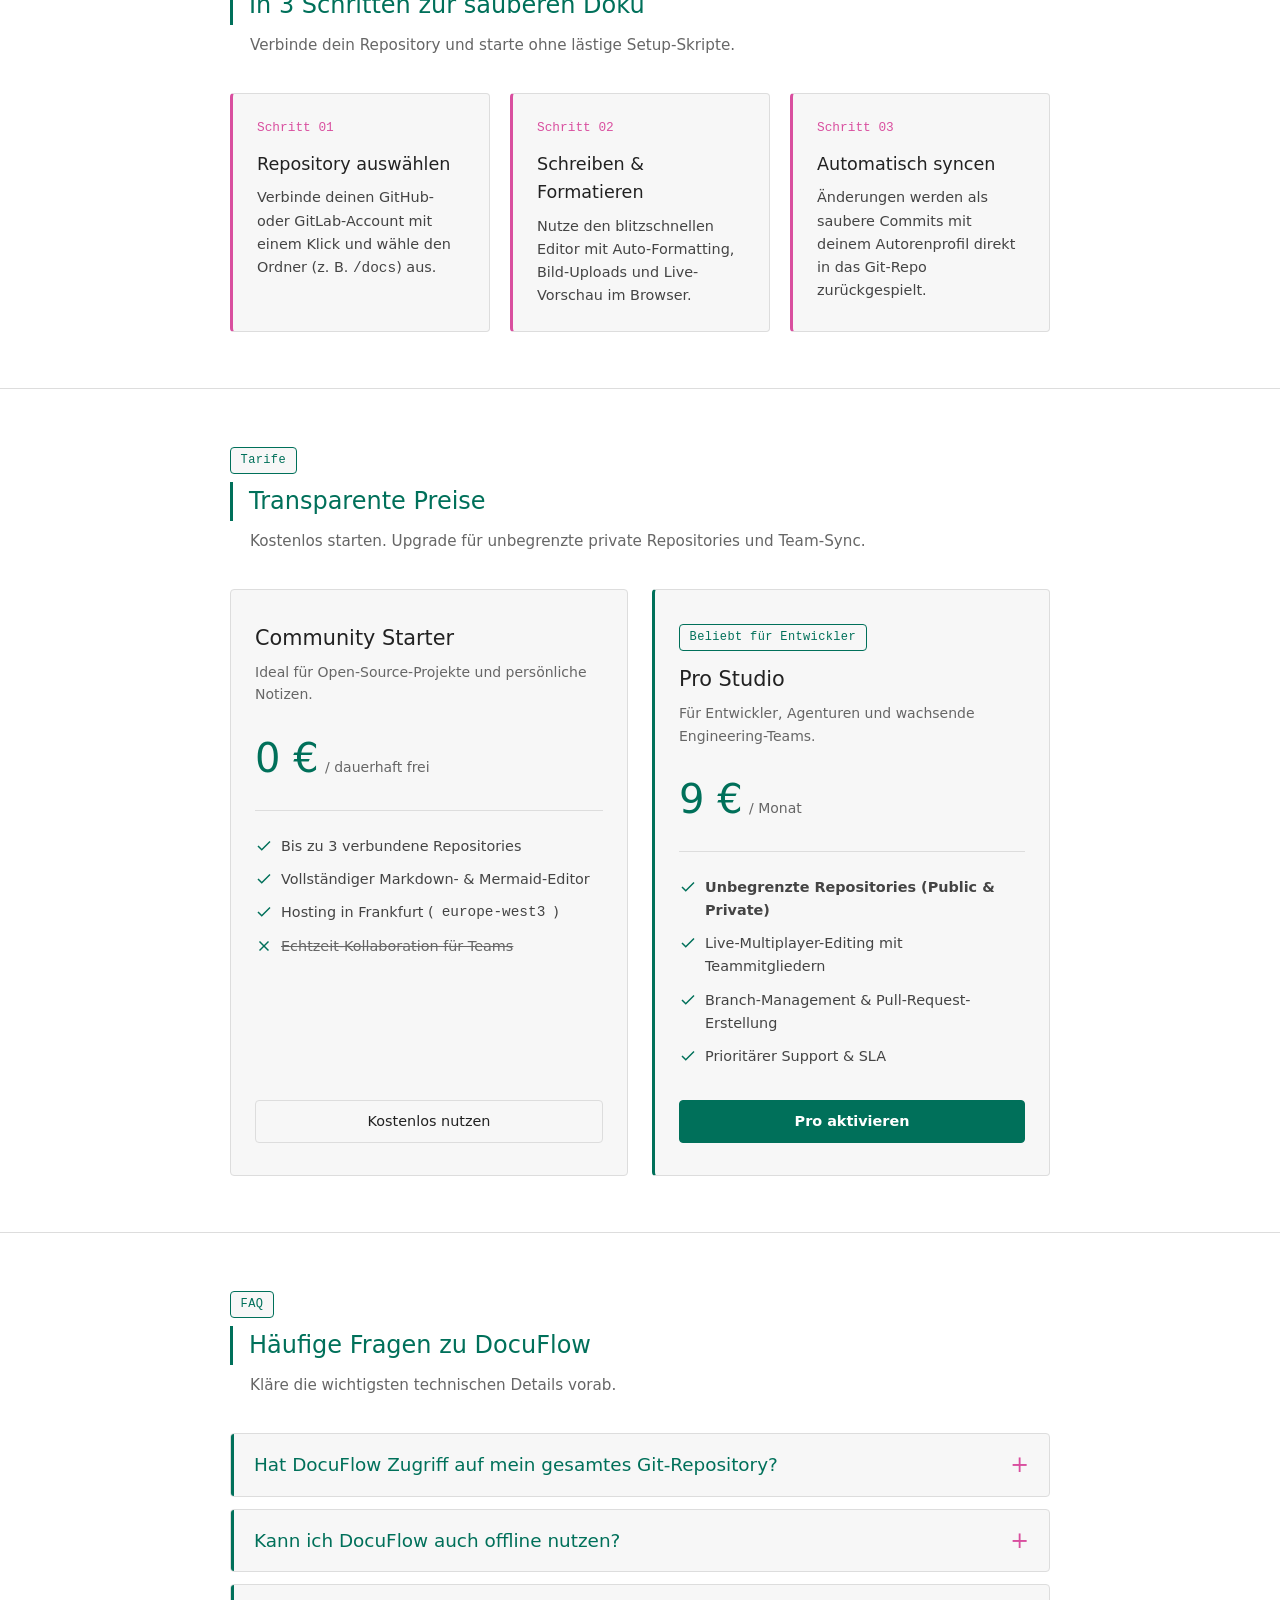
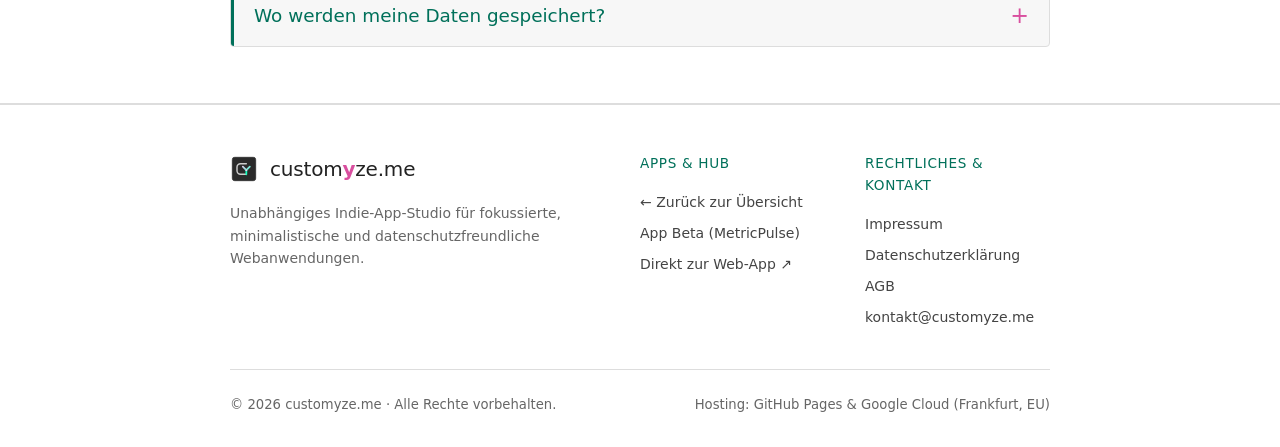
<file: app-alpha/index.html>
﻿<!DOCTYPE html>
<html lang="de">
<head>
  <meta charset="UTF-8">
  <meta name="viewport" content="width=device-width, initial-scale=1.0">
  <title>App Alpha (DocuFlow) – Schlanker Markdown-Workspace & Git-Sync | customyze.me</title>
  <meta name="description" content="DocuFlow ist der minimalistische Markdown- und Dokumentations-Workspace für Entwickler. Synchronisiere technische Docs nahtlos mit GitHub und GitLab.">
  <link rel="canonical" href="https://customyze.me/app-alpha/">

  <!-- OpenGraph / Social Meta Tags -->
  <meta property="og:type" content="website">
  <meta property="og:url" content="https://customyze.me/app-alpha/">
  <meta property="og:title" content="App Alpha · DocuFlow – Markdown & Git Sync Hub">
  <meta property="og:description" content="Der minimalistische Dokumentations-Workspace für Entwickler und technische Teams. Zero Bloat, blitzschnell und DSGVO-konform.">
  <meta property="og:image" content="https://customyze.me/assets/img/logo.svg">

  <!-- Twitter Card -->
  <meta name="twitter:card" content="summary_large_image">
  <meta name="twitter:title" content="App Alpha · DocuFlow | customyze.me">
  <meta name="twitter:description" content="Minimalistischer Markdown-Workspace für Entwickler und Teams.">
  <meta name="twitter:image" content="https://customyze.me/assets/img/logo.svg">

  <!-- Favicon -->
  <link rel="icon" type="image/svg+xml" href="/assets/img/logo.svg">

  <!-- Central Design System -->
  <link rel="stylesheet" href="/assets/css/main.css">
</head>
<body>

  <!-- Navigation -->
  <header class="site-header">
    <div class="container nav-container">
      <a href="/" class="brand-link" aria-label="customyze.me Startseite">
        <img src="/assets/img/logo.svg" alt="customyze.me Logo" width="32" height="32">
        <span>custom<span class="brand-accent">y</span>ze.me</span>
      </a>

      <button class="mobile-nav-toggle" aria-label="Menü öffnen" aria-expanded="false">
        <svg viewBox="0 0 24 24" fill="none" stroke="currentColor" stroke-width="2">
          <line x1="3" y1="12" x2="21" y2="12"></line>
          <line x1="3" y1="6" x2="21" y2="6"></line>
          <line x1="3" y1="18" x2="21" y2="18"></line>
        </svg>
      </button>

      <nav class="nav-menu">
        <a href="#features" class="nav-link">Features</a>
        <a href="#workflow" class="nav-link">So funktioniert's</a>
        <a href="#pricing" class="nav-link">Preise</a>
        <a href="#faq" class="nav-link">FAQ</a>
        <a href="/" class="nav-link">← Alle Apps</a>
      </nav>

      <div class="nav-actions">
        <label class="theme-switch" for="theme-toggle" title="Farbmodus umschalten">
          <input type="checkbox" id="theme-toggle" aria-label="Farbmodus umschalten">
          <span class="slider" aria-hidden="true"></span>
          <span class="mode-label">Dunkel</span>
        </label>
        <a href="https://alpha.customyze.me" target="_blank" rel="noopener noreferrer" class="btn btn-sm btn-primary">
          App starten
          <svg width="14" height="14" viewBox="0 0 24 24" fill="none" stroke="currentColor" stroke-width="2">
            <path d="M18 13v6a2 2 0 0 1-2 2H5a2 2 0 0 1-2-2V8a2 2 0 0 1 2-2h6"></path>
            <polyline points="15 3 21 3 21 9"></polyline>
            <line x1="10" y1="14" x2="21" y2="3"></line>
          </svg>
        </a>
      </div>
    </div>
  </header>

  <main>
    <!-- App Hero Section -->
    <section class="hero-section">
      <div class="container hero-content">
        <div class="hero-badge-wrap">
          <span class="badge badge-accent badge-pill">
            <span class="status-dot"></span> App Alpha · Produktivität &amp; Docs
          </span>
        </div>

        <h1 class="hero-title">
          Dokumentation ohne Reibung.<br>
          <span class="gradient-text">Direkt mit Git synchronisiert.</span>
        </h1>

        <p class="hero-description">
          DocuFlow ist der leichtgewichtige Markdown-Workspace für Entwickler und technische Teams. Schreibe Notizen, API-Docs und Spezifikationen mit Latenz gegen Null und automatischer Git-Versionskontrolle.
        </p>

        <div class="hero-cta-group">
          <a href="https://alpha.customyze.me" target="_blank" rel="noopener noreferrer" class="btn btn-lg btn-primary">
            Jetzt kostenlos ausprobieren
            <svg width="18" height="18" viewBox="0 0 24 24" fill="none" stroke="currentColor" stroke-width="2">
              <line x1="5" y1="12" x2="19" y2="12"></line>
              <polyline points="12 5 19 12 12 19"></polyline>
            </svg>
          </a>
          <a href="#pricing" class="btn btn-lg btn-secondary">Preise ansehen</a>
        </div>

        <!-- Stylized App Screenshot / Mockup Placeholder Container -->
        <div class="mockup-wrapper">
          <div class="mockup-window">
            <div class="mockup-header">
              <div class="mockup-dots">
                <span class="mockup-dot"></span>
                <span class="mockup-dot"></span>
                <span class="mockup-dot"></span>
              </div>
              <div class="mockup-address-bar">
                <span class="secure">🔒</span> https://alpha.customyze.me/workspace/architecture-overview.md
              </div>
            </div>
            <div class="mockup-body">
              <div class="mockup-placeholder-content">
                <div class="mockup-placeholder-icon">
                  <svg width="28" height="28" viewBox="0 0 24 24" fill="none" stroke="currentColor" stroke-width="2">
                    <path d="M14 2H6a2 2 0 0 0-2 2v16a2 2 0 0 0 2 2h12a2 2 0 0 0 2-2V8z"></path>
                    <polyline points="14 2 14 8 20 8"></polyline>
                    <line x1="16" y1="13" x2="8" y2="13"></line>
                    <line x1="16" y1="17" x2="8" y2="17"></line>
                    <polyline points="10 9 9 9 8 9"></polyline>
                  </svg>
                </div>
                <h3 style="font-size: 1.15rem; margin-bottom: 0.5rem; color: var(--text);">DocuFlow Live Editor</h3>
                <p style="font-size: 0.875rem; color: var(--text-muted); margin-bottom: 1.25rem;">
                  Dual-Pane Live Preview, KaTeX-Support, Mermaid-Diagramme und automatische Git-Commits im Hintergrund.
                </p>
                <span class="badge badge-accent">Verbunden mit GitHub: /docs/main</span>
              </div>
            </div>
          </div>
        </div>
      </div>
    </section>

    <!-- 3-Column Feature Grid -->
    <section id="features" class="section section-alt">
      <div class="container">
        <div class="section-header">
          <div class="section-tag">
            <span class="badge badge-accent">Leistungsmerkmale</span>
          </div>
          <h2 class="section-title">Warum DocuFlow?</h2>
          <p class="section-subtitle">
            Entwickelt für Entwickler, die den Fokus auf Inhalt legen wollen, ohne sich mit überladenen WYSIWYG-Tools herumzuschlagen.
          </p>
        </div>

        <div class="feature-grid">
          <div class="feature-card">
            <div class="feature-icon-box">
              <svg width="24" height="24" viewBox="0 0 24 24" fill="none" stroke="currentColor" stroke-width="2">
                <circle cx="18" cy="18" r="3"></circle>
                <circle cx="6" cy="6" r="3"></circle>
                <path d="M13 6h3a2 2 0 0 1 2 2v7"></path>
                <line x1="6" y1="9" x2="6" y2="21"></line>
              </svg>
            </div>
            <h3 class="feature-title">Echte Git-Synchronisation</h3>
            <p class="feature-desc">
              Deine Dokumente bleiben reine Markdown-Dateien in deinem eigenen Git-Repository. Kein Vendor-Lock-in, volle Historie per Commit.
            </p>
          </div>

          <div class="feature-card">
            <div class="feature-icon-box">
              <svg width="24" height="24" viewBox="0 0 24 24" fill="none" stroke="currentColor" stroke-width="2">
                <polygon points="12 2 2 7 12 12 22 7 12 2"></polygon>
                <polyline points="2 17 12 22 22 17"></polyline>
                <polyline points="2 12 12 17 22 12"></polyline>
              </svg>
            </div>
            <h3 class="feature-title">Mermaid &amp; Formel-Support</h3>
            <p class="feature-desc">
              Rendere Architekturdiagramme mit Mermaid.js und wissenschaftliche Formeln mit KaTeX direkt beim Tippen ohne Verzögerung.
            </p>
          </div>

          <div class="feature-card">
            <div class="feature-icon-box">
              <svg width="24" height="24" viewBox="0 0 24 24" fill="none" stroke="currentColor" stroke-width="2">
                <rect x="3" y="11" width="18" height="11" rx="2" ry="2"></rect>
                <path d="M7 11V7a5 5 0 0 1 10 0v4"></path>
              </svg>
            </div>
            <h3 class="feature-title">Ende-zu-Ende verschlüsselt</h3>
            <p class="feature-desc">
              Temporäre Zwischenspeicher und Live-Kollaborations-Streams sind clientseitig verschlüsselt. Gespeichert in Frankfurt (EU).
            </p>
          </div>
        </div>
      </div>
    </section>

    <!-- 3-Step Workflow -->
    <section id="workflow" class="section">
      <div class="container">
        <div class="section-header">
          <div class="section-tag">
            <span class="badge badge-accent">Workflow</span>
          </div>
          <h2 class="section-title">In 3 Schritten zur sauberen Doku</h2>
          <p class="section-subtitle">
            Verbinde dein Repository und starte ohne lästige Setup-Skripte.
          </p>
        </div>

        <div class="workflow-grid">
          <div class="workflow-card">
            <span class="workflow-step-num">Schritt 01</span>
            <h3 class="workflow-title">Repository auswählen</h3>
            <p class="workflow-desc">
              Verbinde deinen GitHub- oder GitLab-Account mit einem Klick und wähle den Ordner (z.&nbsp;B. <code style="font-family: var(--font-mono);">/docs</code>) aus.
            </p>
          </div>

          <div class="workflow-card">
            <span class="workflow-step-num">Schritt 02</span>
            <h3 class="workflow-title">Schreiben &amp; Formatieren</h3>
            <p class="workflow-desc">
              Nutze den blitzschnellen Editor mit Auto-Formatting, Bild-Uploads und Live-Vorschau im Browser.
            </p>
          </div>

          <div class="workflow-card">
            <span class="workflow-step-num">Schritt 03</span>
            <h3 class="workflow-title">Automatisch syncen</h3>
            <p class="workflow-desc">
              Änderungen werden als saubere Commits mit deinem Autorenprofil direkt in das Git-Repo zurückgespielt.
            </p>
          </div>
        </div>
      </div>
    </section>

    <!-- Pricing Section -->
    <section id="pricing" class="section section-alt">
      <div class="container">
        <div class="section-header">
          <div class="section-tag">
            <span class="badge badge-accent">Tarife</span>
          </div>
          <h2 class="section-title">Transparente Preise</h2>
          <p class="section-subtitle">
            Kostenlos starten. Upgrade für unbegrenzte private Repositories und Team-Sync.
          </p>
        </div>

        <div class="pricing-grid">
          <!-- Starter Tier -->
          <div class="pricing-card">
            <h3 class="pricing-plan-name">Community Starter</h3>
            <p class="pricing-plan-desc">Ideal für Open-Source-Projekte und persönliche Notizen.</p>
            <div class="pricing-price-wrap">
              <span class="pricing-amount">0&nbsp;€</span>
              <span class="pricing-interval">/ dauerhaft frei</span>
            </div>

            <ul class="pricing-features-list">
              <li>
                <svg width="18" height="18" viewBox="0 0 24 24" fill="none" stroke="currentColor" stroke-width="2">
                  <polyline points="20 6 9 17 4 12"></polyline>
                </svg>
                Bis zu 3 verbundene Repositories
              </li>
              <li>
                <svg width="18" height="18" viewBox="0 0 24 24" fill="none" stroke="currentColor" stroke-width="2">
                  <polyline points="20 6 9 17 4 12"></polyline>
                </svg>
                Vollständiger Markdown- &amp; Mermaid-Editor
              </li>
              <li>
                <svg width="18" height="18" viewBox="0 0 24 24" fill="none" stroke="currentColor" stroke-width="2">
                  <polyline points="20 6 9 17 4 12"></polyline>
                </svg>
                Hosting in Frankfurt (<code style="font-family: var(--font-mono);">europe-west3</code>)
              </li>
              <li class="disabled">
                <svg width="18" height="18" viewBox="0 0 24 24" fill="none" stroke="currentColor" stroke-width="2">
                  <line x1="18" y1="6" x2="6" y2="18"></line>
                  <line x1="6" y1="6" x2="18" y2="18"></line>
                </svg>
                Echtzeit-Kollaboration für Teams
              </li>
            </ul>

            <a href="https://alpha.customyze.me" target="_blank" rel="noopener noreferrer" class="btn btn-secondary">
              Kostenlos nutzen
            </a>
          </div>

          <!-- Pro Tier -->
          <div class="pricing-card featured">
            <div class="pricing-badge-top">
              <span class="badge badge-accent">Beliebt für Entwickler</span>
            </div>
            <h3 class="pricing-plan-name">Pro Studio</h3>
            <p class="pricing-plan-desc">Für Entwickler, Agenturen und wachsende Engineering-Teams.</p>
            <div class="pricing-price-wrap">
              <span class="pricing-amount">9&nbsp;€</span>
              <span class="pricing-interval">/ Monat</span>
            </div>

            <ul class="pricing-features-list">
              <li>
                <svg width="18" height="18" viewBox="0 0 24 24" fill="none" stroke="currentColor" stroke-width="2">
                  <polyline points="20 6 9 17 4 12"></polyline>
                </svg>
                <strong>Unbegrenzte Repositories (Public &amp; Private)</strong>
              </li>
              <li>
                <svg width="18" height="18" viewBox="0 0 24 24" fill="none" stroke="currentColor" stroke-width="2">
                  <polyline points="20 6 9 17 4 12"></polyline>
                </svg>
                Live-Multiplayer-Editing mit Teammitgliedern
              </li>
              <li>
                <svg width="18" height="18" viewBox="0 0 24 24" fill="none" stroke="currentColor" stroke-width="2">
                  <polyline points="20 6 9 17 4 12"></polyline>
                </svg>
                Branch-Management &amp; Pull-Request-Erstellung
              </li>
              <li>
                <svg width="18" height="18" viewBox="0 0 24 24" fill="none" stroke="currentColor" stroke-width="2">
                  <polyline points="20 6 9 17 4 12"></polyline>
                </svg>
                Prioritärer Support &amp; SLA
              </li>
            </ul>

            <a href="https://alpha.customyze.me/upgrade" target="_blank" rel="noopener noreferrer" class="btn btn-primary">
              Pro aktivieren
            </a>
          </div>
        </div>
      </div>
    </section>

    <!-- FAQ Section -->
    <section id="faq" class="section">
      <div class="container">
        <div class="section-header">
          <div class="section-tag">
            <span class="badge badge-accent">FAQ</span>
          </div>
          <h2 class="section-title">Häufige Fragen zu DocuFlow</h2>
          <p class="section-subtitle">
            Kläre die wichtigsten technischen Details vorab.
          </p>
        </div>

        <div class="faq-wrap">
          <details class="faq-item">
            <summary class="faq-summary">
              <span>Hat DocuFlow Zugriff auf mein gesamtes Git-Repository?</span>
              <svg class="faq-chevron" viewBox="0 0 24 24" fill="none" stroke="currentColor" stroke-width="2">
                <polyline points="6 9 12 15 18 9"></polyline>
              </svg>
            </summary>
            <div class="faq-answer">
              Nein. Bei der OAuth-Verbindung kannst du granular festlegen, welche Repositories freigegeben werden. Zudem beschränkt DocuFlow seine Lese- und Schreibvorgänge strikt auf den von dir konfigurierten Dokumentationspfad.
            </div>
          </details>

          <details class="faq-item">
            <summary class="faq-summary">
              <span>Kann ich DocuFlow auch offline nutzen?</span>
              <svg class="faq-chevron" viewBox="0 0 24 24" fill="none" stroke="currentColor" stroke-width="2">
                <polyline points="6 9 12 15 18 9"></polyline>
              </svg>
            </summary>
            <div class="faq-answer">
              Ja, die App verwendet moderne Service Worker und IndexedDB-Caching. Wenn deine Verbindung abbricht, kannst du unterbrechungsfrei weiterarbeiten; die Änderungen werden synchronisiert, sobald du wieder online bist.
            </div>
          </details>

          <details class="faq-item">
            <summary class="faq-summary">
              <span>Wo werden meine Daten gespeichert?</span>
              <svg class="faq-chevron" viewBox="0 0 24 24" fill="none" stroke="currentColor" stroke-width="2">
                <polyline points="6 9 12 15 18 9"></polyline>
              </svg>
            </summary>
            <div class="faq-answer">
              Deine Dokumente liegen in deinem Git-Repository. Alle flüchtigen Daten (Sitzungstoken, Synchronisationszustände) werden auf Google Cloud / Firebase Servern in Frankfurt am Main (<code style="font-family: var(--font-mono);">europe-west3</code>) nach europäischen Datenschutzstandards verarbeitet. Siehe auch unsere <a href="/datenschutz/">Datenschutzerklärung</a>.
            </div>
          </details>
        </div>
      </div>
    </section>
  </main>

  <!-- Footer -->
  <footer class="site-footer">
    <div class="container">
      <div class="footer-top">
        <div class="footer-brand">
          <a href="/" class="brand-link" aria-label="customyze.me Startseite">
            <img src="/assets/img/logo.svg" alt="customyze.me Logo" width="28" height="28">
            <span>custom<span class="brand-accent">y</span>ze.me</span>
          </a>
          <p class="footer-brand-p">
            Unabhängiges Indie-App-Studio für fokussierte, minimalistische und datenschutzfreundliche Webanwendungen.
          </p>
        </div>

        <div>
          <h4 class="footer-heading">Apps &amp; Hub</h4>
          <ul class="footer-links">
            <li><a href="/">← Zurück zur Übersicht</a></li>
            <li><a href="/app-beta/">App Beta (MetricPulse)</a></li>
            <li><a href="https://alpha.customyze.me" target="_blank" rel="noopener noreferrer">Direkt zur Web-App ↗</a></li>
          </ul>
        </div>

        <div>
          <h4 class="footer-heading">Rechtliches &amp; Kontakt</h4>
          <ul class="footer-links">
            <li><a href="/impressum/">Impressum</a></li>
            <li><a href="/datenschutz/">Datenschutzerklärung</a></li>
            <li><a href="/agb/">AGB</a></li>
            <li><a href="mailto:kontakt@customyze.me">kontakt@customyze.me</a></li>
          </ul>
        </div>
      </div>

      <div class="footer-bottom">
        <div>
          &copy; <span class="current-year">2026</span> customyze.me · Alle Rechte vorbehalten.
        </div>
        <div>
          Hosting: GitHub Pages &amp; Google Cloud (Frankfurt, EU)
        </div>
      </div>
    </div>
  </footer>

  <script src="/assets/js/main.js"></script>
</body>
</html>
</file>
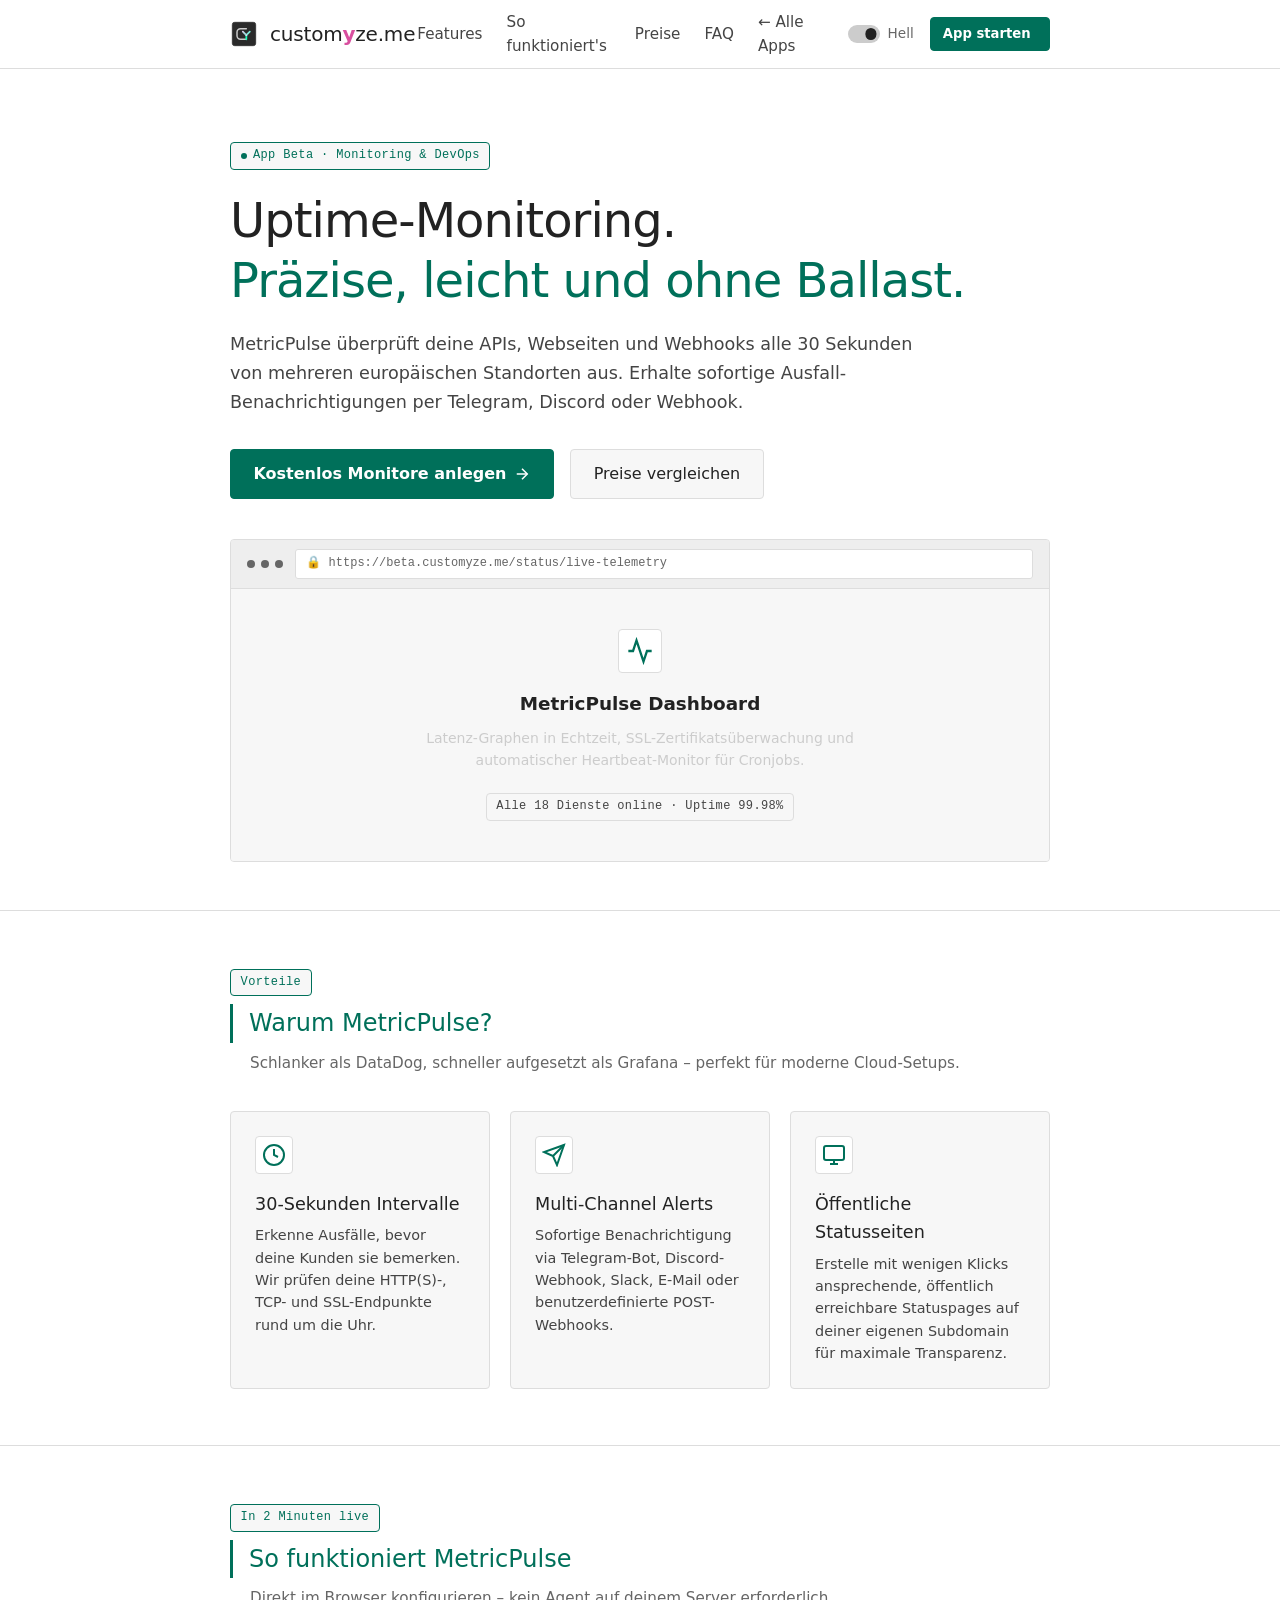
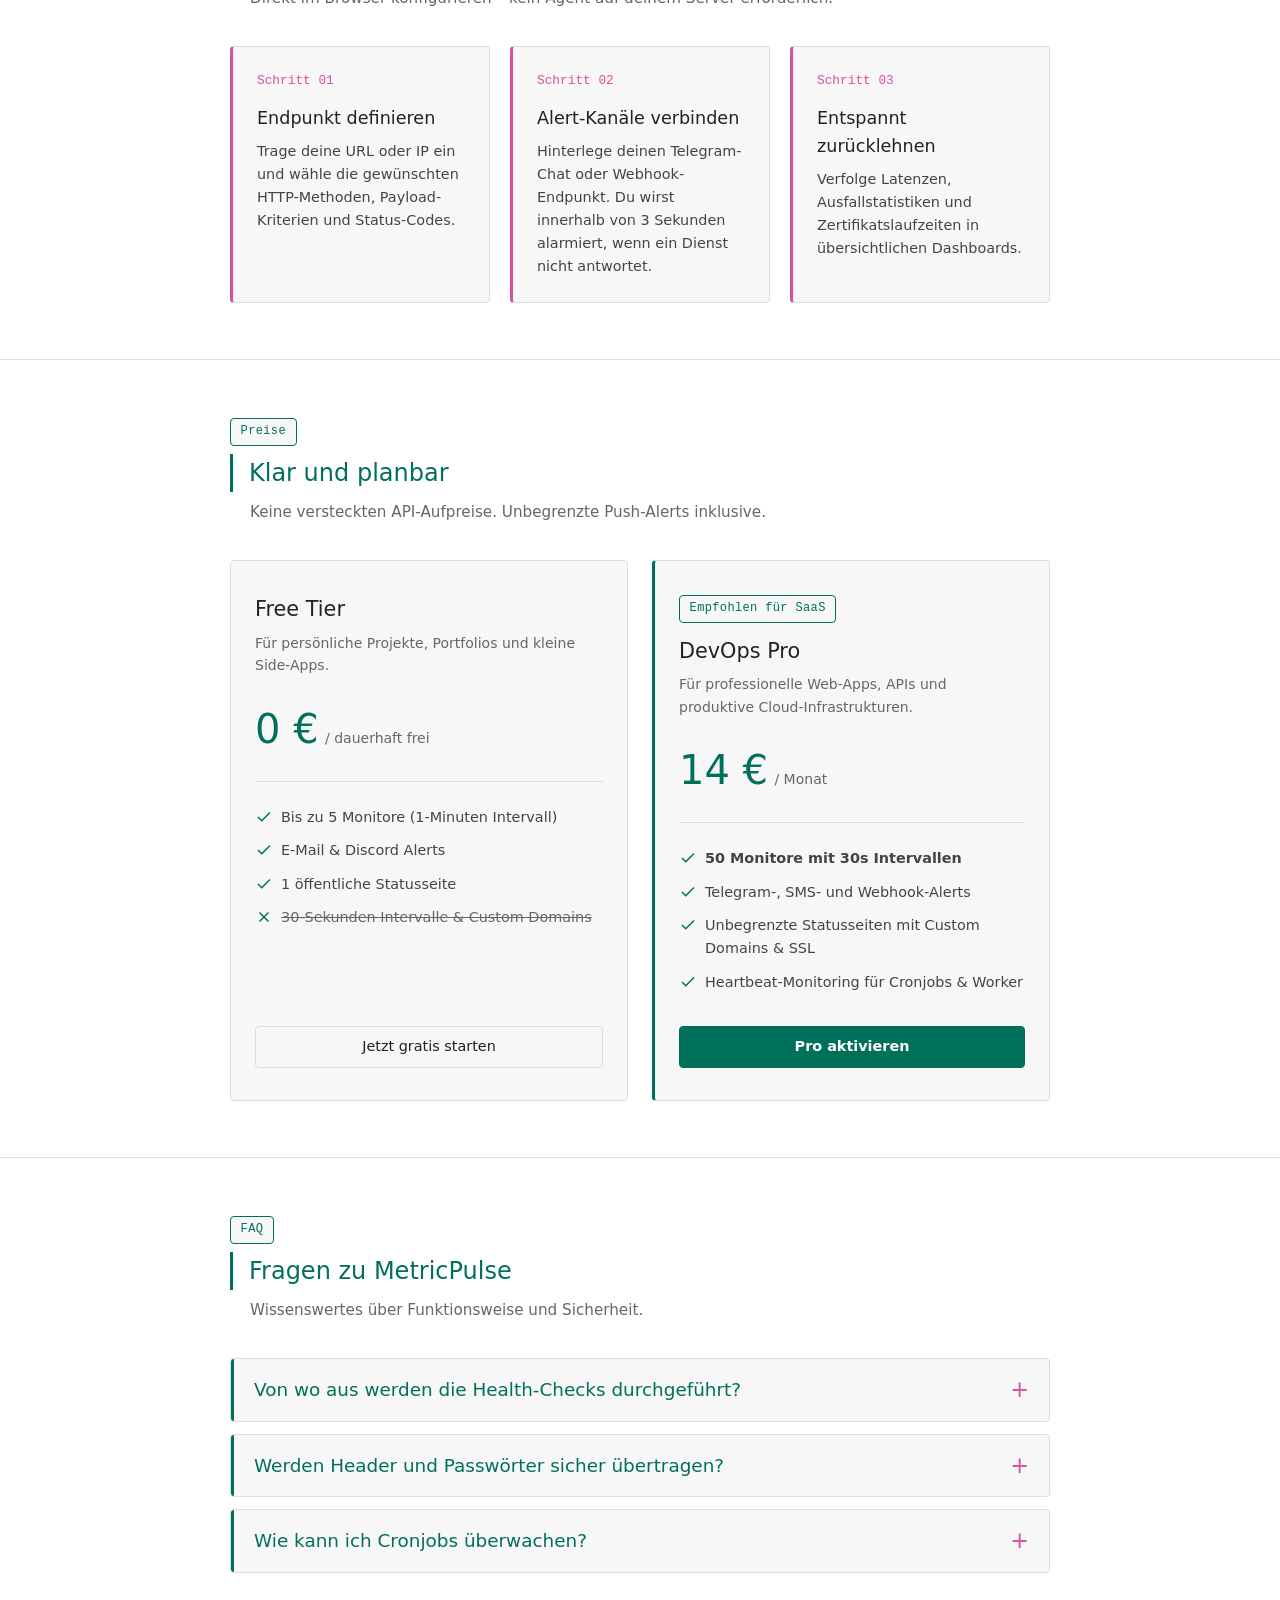
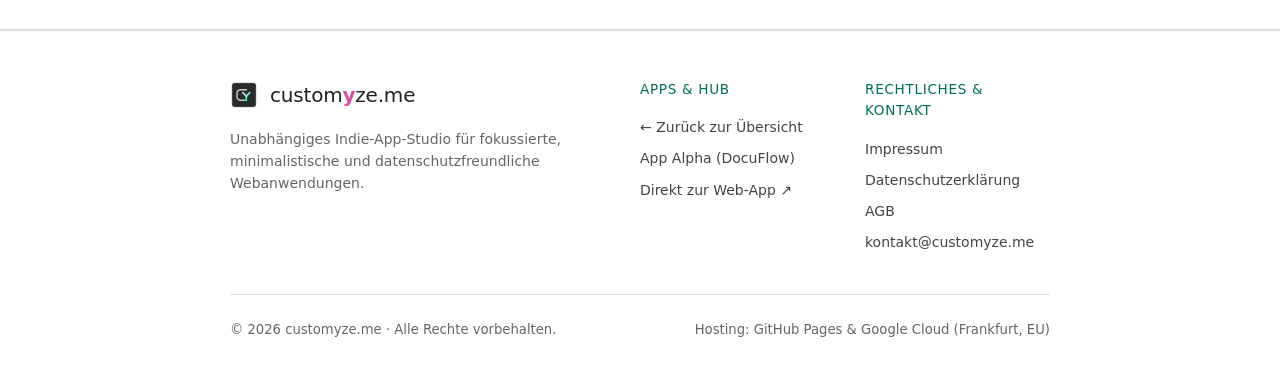
<file: app-beta/index.html>
﻿<!DOCTYPE html>
<html lang="de">
<head>
  <meta charset="UTF-8">
  <meta name="viewport" content="width=device-width, initial-scale=1.0">
  <title>App Beta (MetricPulse) – Serverless Uptime- &amp; API-Monitoring | customyze.me</title>
  <meta name="description" content="MetricPulse überwacht deine APIs, Webhooks und Cloud-Endpunkte im Sekundentakt. Sofortige Alerts per Telegram, Slack & Webhook. Serverstandort Frankfurt.">
  <link rel="canonical" href="https://customyze.me/app-beta/">

  <!-- OpenGraph / Social Meta Tags -->
  <meta property="og:type" content="website">
  <meta property="og:url" content="https://customyze.me/app-beta/">
  <meta property="og:title" content="App Beta · MetricPulse – Serverless Uptime Monitoring">
  <meta property="og:description" content="Minimalistisches Monitoring für APIs und Cloud-Services. Ausfall-Warnungen ohne Verzögerung, DSGVO-konform gehostet in Frankfurt.">
  <meta property="og:image" content="https://customyze.me/assets/img/logo.svg">

  <!-- Twitter Card -->
  <meta name="twitter:card" content="summary_large_image">
  <meta name="twitter:title" content="App Beta · MetricPulse | customyze.me">
  <meta name="twitter:description" content="Serverless Uptime- und Endpunkt-Monitoring für Entwickler und DevOps-Teams.">
  <meta name="twitter:image" content="https://customyze.me/assets/img/logo.svg">

  <!-- Favicon -->
  <link rel="icon" type="image/svg+xml" href="/assets/img/logo.svg">

  <!-- Central Design System -->
  <link rel="stylesheet" href="/assets/css/main.css">
</head>
<body>

  <!-- Navigation -->
  <header class="site-header">
    <div class="container nav-container">
      <a href="/" class="brand-link" aria-label="customyze.me Startseite">
        <img src="/assets/img/logo.svg" alt="customyze.me Logo" width="32" height="32">
        <span>custom<span class="brand-accent">y</span>ze.me</span>
      </a>

      <button class="mobile-nav-toggle" aria-label="Menü öffnen" aria-expanded="false">
        <svg viewBox="0 0 24 24" fill="none" stroke="currentColor" stroke-width="2">
          <line x1="3" y1="12" x2="21" y2="12"></line>
          <line x1="3" y1="6" x2="21" y2="6"></line>
          <line x1="3" y1="18" x2="21" y2="18"></line>
        </svg>
      </button>

      <nav class="nav-menu">
        <a href="#features" class="nav-link">Features</a>
        <a href="#workflow" class="nav-link">So funktioniert's</a>
        <a href="#pricing" class="nav-link">Preise</a>
        <a href="#faq" class="nav-link">FAQ</a>
        <a href="/" class="nav-link">← Alle Apps</a>
      </nav>

      <div class="nav-actions">
        <label class="theme-switch" for="theme-toggle" title="Farbmodus umschalten">
          <input type="checkbox" id="theme-toggle" aria-label="Farbmodus umschalten">
          <span class="slider" aria-hidden="true"></span>
          <span class="mode-label">Dunkel</span>
        </label>
        <a href="https://beta.customyze.me" target="_blank" rel="noopener noreferrer" class="btn btn-sm btn-primary">
          App starten
          <svg width="14" height="14" viewBox="0 0 24 24" fill="none" stroke="currentColor" stroke-width="2">
            <path d="M18 13v6a2 2 0 0 1-2 2H5a2 2 0 0 1-2-2V8a2 2 0 0 1 2-2h6"></path>
            <polyline points="15 3 21 3 21 9"></polyline>
            <line x1="10" y1="14" x2="21" y2="3"></line>
          </svg>
        </a>
      </div>
    </div>
  </header>

  <main>
    <!-- App Hero Section -->
    <section class="hero-section">
      <div class="container hero-content">
        <div class="hero-badge-wrap">
          <span class="badge badge-accent badge-pill">
            <span class="status-dot"></span> App Beta · Monitoring &amp; DevOps
          </span>
        </div>

        <h1 class="hero-title">
          Uptime-Monitoring.<br>
          <span class="gradient-text">Präzise, leicht und ohne Ballast.</span>
        </h1>

        <p class="hero-description">
          MetricPulse überprüft deine APIs, Webseiten und Webhooks alle 30 Sekunden von mehreren europäischen Standorten aus. Erhalte sofortige Ausfall-Benachrichtigungen per Telegram, Discord oder Webhook.
        </p>

        <div class="hero-cta-group">
          <a href="https://beta.customyze.me" target="_blank" rel="noopener noreferrer" class="btn btn-lg btn-primary">
            Kostenlos Monitore anlegen
            <svg width="18" height="18" viewBox="0 0 24 24" fill="none" stroke="currentColor" stroke-width="2">
              <line x1="5" y1="12" x2="19" y2="12"></line>
              <polyline points="12 5 19 12 12 19"></polyline>
            </svg>
          </a>
          <a href="#pricing" class="btn btn-lg btn-secondary">Preise vergleichen</a>
        </div>

        <!-- Stylized App Screenshot / Mockup Placeholder Container -->
        <div class="mockup-wrapper">
          <div class="mockup-window">
            <div class="mockup-header">
              <div class="mockup-dots">
                <span class="mockup-dot"></span>
                <span class="mockup-dot"></span>
                <span class="mockup-dot"></span>
              </div>
              <div class="mockup-address-bar">
                <span class="secure">🔒</span> https://beta.customyze.me/status/live-telemetry
              </div>
            </div>
            <div class="mockup-body">
              <div class="mockup-placeholder-content">
                <div class="mockup-placeholder-icon">
                  <svg width="28" height="28" viewBox="0 0 24 24" fill="none" stroke="currentColor" stroke-width="2">
                    <polyline points="22 12 18 12 15 21 9 3 6 12 2 12"></polyline>
                  </svg>
                </div>
                <h3 style="font-size: 1.15rem; margin-bottom: 0.5rem; color: var(--text);">MetricPulse Dashboard</h3>
                <p style="font-size: 0.875rem; color: var(--text-muted); margin-bottom: 1.25rem;">
                  Latenz-Graphen in Echtzeit, SSL-Zertifikatsüberwachung und automatischer Heartbeat-Monitor für Cronjobs.
                </p>
                <span class="badge badge-success">Alle 18 Dienste online · Uptime 99.98%</span>
              </div>
            </div>
          </div>
        </div>
      </div>
    </section>

    <!-- 3-Column Feature Grid -->
    <section id="features" class="section section-alt">
      <div class="container">
        <div class="section-header">
          <div class="section-tag">
            <span class="badge badge-accent">Vorteile</span>
          </div>
          <h2 class="section-title">Warum MetricPulse?</h2>
          <p class="section-subtitle">
            Schlanker als DataDog, schneller aufgesetzt als Grafana – perfekt für moderne Cloud-Setups.
          </p>
        </div>

        <div class="feature-grid">
          <div class="feature-card">
            <div class="feature-icon-box">
              <svg width="24" height="24" viewBox="0 0 24 24" fill="none" stroke="currentColor" stroke-width="2">
                <circle cx="12" cy="12" r="10"></circle>
                <polyline points="12 6 12 12 16 14"></polyline>
              </svg>
            </div>
            <h3 class="feature-title">30-Sekunden Intervalle</h3>
            <p class="feature-desc">
              Erkenne Ausfälle, bevor deine Kunden sie bemerken. Wir prüfen deine HTTP(S)-, TCP- und SSL-Endpunkte rund um die Uhr.
            </p>
          </div>

          <div class="feature-card">
            <div class="feature-icon-box">
              <svg width="24" height="24" viewBox="0 0 24 24" fill="none" stroke="currentColor" stroke-width="2">
                <path d="M22 2L11 13"></path>
                <polygon points="22 2 15 22 11 13 2 9 22 2"></polygon>
              </svg>
            </div>
            <h3 class="feature-title">Multi-Channel Alerts</h3>
            <p class="feature-desc">
              Sofortige Benachrichtigung via Telegram-Bot, Discord-Webhook, Slack, E-Mail oder benutzerdefinierte POST-Webhooks.
            </p>
          </div>

          <div class="feature-card">
            <div class="feature-icon-box">
              <svg width="24" height="24" viewBox="0 0 24 24" fill="none" stroke="currentColor" stroke-width="2">
                <rect x="2" y="3" width="20" height="14" rx="2" ry="2"></rect>
                <line x1="8" y1="21" x2="16" y2="21"></line>
                <line x1="12" y1="17" x2="12" y2="21"></line>
              </svg>
            </div>
            <h3 class="feature-title">Öffentliche Statusseiten</h3>
            <p class="feature-desc">
              Erstelle mit wenigen Klicks ansprechende, öffentlich erreichbare Statuspages auf deiner eigenen Subdomain für maximale Transparenz.
            </p>
          </div>
        </div>
      </div>
    </section>

    <!-- 3-Step Workflow -->
    <section id="workflow" class="section">
      <div class="container">
        <div class="section-header">
          <div class="section-tag">
            <span class="badge badge-accent">In 2 Minuten live</span>
          </div>
          <h2 class="section-title">So funktioniert MetricPulse</h2>
          <p class="section-subtitle">
            Direkt im Browser konfigurieren – kein Agent auf deinem Server erforderlich.
          </p>
        </div>

        <div class="workflow-grid">
          <div class="workflow-card">
            <span class="workflow-step-num">Schritt 01</span>
            <h3 class="workflow-title">Endpunkt definieren</h3>
            <p class="workflow-desc">
              Trage deine URL oder IP ein und wähle die gewünschten HTTP-Methoden, Payload-Kriterien und Status-Codes.
            </p>
          </div>

          <div class="workflow-card">
            <span class="workflow-step-num">Schritt 02</span>
            <h3 class="workflow-title">Alert-Kanäle verbinden</h3>
            <p class="workflow-desc">
              Hinterlege deinen Telegram-Chat oder Webhook-Endpunkt. Du wirst innerhalb von 3 Sekunden alarmiert, wenn ein Dienst nicht antwortet.
            </p>
          </div>

          <div class="workflow-card">
            <span class="workflow-step-num">Schritt 03</span>
            <h3 class="workflow-title">Entspannt zurücklehnen</h3>
            <p class="workflow-desc">
              Verfolge Latenzen, Ausfallstatistiken und Zertifikatslaufzeiten in übersichtlichen Dashboards.
            </p>
          </div>
        </div>
      </div>
    </section>

    <!-- Pricing Section -->
    <section id="pricing" class="section section-alt">
      <div class="container">
        <div class="section-header">
          <div class="section-tag">
            <span class="badge badge-accent">Preise</span>
          </div>
          <h2 class="section-title">Klar und planbar</h2>
          <p class="section-subtitle">
            Keine versteckten API-Aufpreise. Unbegrenzte Push-Alerts inklusive.
          </p>
        </div>

        <div class="pricing-grid">
          <!-- Starter Tier -->
          <div class="pricing-card">
            <h3 class="pricing-plan-name">Free Tier</h3>
            <p class="pricing-plan-desc">Für persönliche Projekte, Portfolios und kleine Side-Apps.</p>
            <div class="pricing-price-wrap">
              <span class="pricing-amount">0&nbsp;€</span>
              <span class="pricing-interval">/ dauerhaft frei</span>
            </div>

            <ul class="pricing-features-list">
              <li>
                <svg width="18" height="18" viewBox="0 0 24 24" fill="none" stroke="currentColor" stroke-width="2">
                  <polyline points="20 6 9 17 4 12"></polyline>
                </svg>
                Bis zu 5 Monitore (1-Minuten Intervall)
              </li>
              <li>
                <svg width="18" height="18" viewBox="0 0 24 24" fill="none" stroke="currentColor" stroke-width="2">
                  <polyline points="20 6 9 17 4 12"></polyline>
                </svg>
                E-Mail &amp; Discord Alerts
              </li>
              <li>
                <svg width="18" height="18" viewBox="0 0 24 24" fill="none" stroke="currentColor" stroke-width="2">
                  <polyline points="20 6 9 17 4 12"></polyline>
                </svg>
                1 öffentliche Statusseite
              </li>
              <li class="disabled">
                <svg width="18" height="18" viewBox="0 0 24 24" fill="none" stroke="currentColor" stroke-width="2">
                  <line x1="18" y1="6" x2="6" y2="18"></line>
                  <line x1="6" y1="6" x2="18" y2="18"></line>
                </svg>
                30-Sekunden Intervalle &amp; Custom Domains
              </li>
            </ul>

            <a href="https://beta.customyze.me" target="_blank" rel="noopener noreferrer" class="btn btn-secondary">
              Jetzt gratis starten
            </a>
          </div>

          <!-- Pro Tier -->
          <div class="pricing-card featured">
            <div class="pricing-badge-top">
              <span class="badge badge-accent">Empfohlen für SaaS</span>
            </div>
            <h3 class="pricing-plan-name">DevOps Pro</h3>
            <p class="pricing-plan-desc">Für professionelle Web-Apps, APIs und produktive Cloud-Infrastrukturen.</p>
            <div class="pricing-price-wrap">
              <span class="pricing-amount">14&nbsp;€</span>
              <span class="pricing-interval">/ Monat</span>
            </div>

            <ul class="pricing-features-list">
              <li>
                <svg width="18" height="18" viewBox="0 0 24 24" fill="none" stroke="currentColor" stroke-width="2">
                  <polyline points="20 6 9 17 4 12"></polyline>
                </svg>
                <strong>50 Monitore mit 30s Intervallen</strong>
              </li>
              <li>
                <svg width="18" height="18" viewBox="0 0 24 24" fill="none" stroke="currentColor" stroke-width="2">
                  <polyline points="20 6 9 17 4 12"></polyline>
                </svg>
                Telegram-, SMS- und Webhook-Alerts
              </li>
              <li>
                <svg width="18" height="18" viewBox="0 0 24 24" fill="none" stroke="currentColor" stroke-width="2">
                  <polyline points="20 6 9 17 4 12"></polyline>
                </svg>
                Unbegrenzte Statusseiten mit Custom Domains &amp; SSL
              </li>
              <li>
                <svg width="18" height="18" viewBox="0 0 24 24" fill="none" stroke="currentColor" stroke-width="2">
                  <polyline points="20 6 9 17 4 12"></polyline>
                </svg>
                Heartbeat-Monitoring für Cronjobs &amp; Worker
              </li>
            </ul>

            <a href="https://beta.customyze.me/upgrade" target="_blank" rel="noopener noreferrer" class="btn btn-primary">
              Pro aktivieren
            </a>
          </div>
        </div>
      </div>
    </section>

    <!-- FAQ Section -->
    <section id="faq" class="section">
      <div class="container">
        <div class="section-header">
          <div class="section-tag">
            <span class="badge badge-accent">FAQ</span>
          </div>
          <h2 class="section-title">Fragen zu MetricPulse</h2>
          <p class="section-subtitle">
            Wissenswertes über Funktionsweise und Sicherheit.
          </p>
        </div>

        <div class="faq-wrap">
          <details class="faq-item">
            <summary class="faq-summary">
              <span>Von wo aus werden die Health-Checks durchgeführt?</span>
              <svg class="faq-chevron" viewBox="0 0 24 24" fill="none" stroke="currentColor" stroke-width="2">
                <polyline points="6 9 12 15 18 9"></polyline>
              </svg>
            </summary>
            <div class="faq-answer">
              Die Prüfungen erfolgen von verteilten Serverless-Knotenpunkten in Frankfurt am Main, Amsterdam und Dublin. So werden Fehlalarme durch lokale Netzwerkprobleme wirksam vermieden.
            </div>
          </details>

          <details class="faq-item">
            <summary class="faq-summary">
              <span>Werden Header und Passwörter sicher übertragen?</span>
              <svg class="faq-chevron" viewBox="0 0 24 24" fill="none" stroke="currentColor" stroke-width="2">
                <polyline points="6 9 12 15 18 9"></polyline>
              </svg>
            </summary>
            <div class="faq-answer">
              Ja. Alle sensiblen Prüfdaten wie Bearer-Token oder Basic-Auth-Header werden im Ruhezustand via Google Cloud KMS verschlüsselt und ausschließlich zur Ausführung der jeweiligen HTTP-Prüfanfrage entschlüsselt.
            </div>
          </details>

          <details class="faq-item">
            <summary class="faq-summary">
              <span>Wie kann ich Cronjobs überwachen?</span>
              <svg class="faq-chevron" viewBox="0 0 24 24" fill="none" stroke="currentColor" stroke-width="2">
                <polyline points="6 9 12 15 18 9"></polyline>
              </svg>
            </summary>
            <div class="faq-answer">
              Über sogenannte Heartbeat-Monitore (Dead-Man's-Switch): MetricPulse generiert eine eindeutige Ping-URL. Sendet dein Backup- oder Batch-Job am Ende nicht wie erwartet einen `curl`-Ping, wirst du umgehend alarmiert.
            </div>
          </details>
        </div>
      </div>
    </section>
  </main>

  <!-- Footer -->
  <footer class="site-footer">
    <div class="container">
      <div class="footer-top">
        <div class="footer-brand">
          <a href="/" class="brand-link" aria-label="customyze.me Startseite">
            <img src="/assets/img/logo.svg" alt="customyze.me Logo" width="28" height="28">
            <span>custom<span class="brand-accent">y</span>ze.me</span>
          </a>
          <p class="footer-brand-p">
            Unabhängiges Indie-App-Studio für fokussierte, minimalistische und datenschutzfreundliche Webanwendungen.
          </p>
        </div>

        <div>
          <h4 class="footer-heading">Apps &amp; Hub</h4>
          <ul class="footer-links">
            <li><a href="/">← Zurück zur Übersicht</a></li>
            <li><a href="/app-alpha/">App Alpha (DocuFlow)</a></li>
            <li><a href="https://beta.customyze.me" target="_blank" rel="noopener noreferrer">Direkt zur Web-App ↗</a></li>
          </ul>
        </div>

        <div>
          <h4 class="footer-heading">Rechtliches &amp; Kontakt</h4>
          <ul class="footer-links">
            <li><a href="/impressum/">Impressum</a></li>
            <li><a href="/datenschutz/">Datenschutzerklärung</a></li>
            <li><a href="/agb/">AGB</a></li>
            <li><a href="mailto:kontakt@customyze.me">kontakt@customyze.me</a></li>
          </ul>
        </div>
      </div>

      <div class="footer-bottom">
        <div>
          &copy; <span class="current-year">2026</span> customyze.me · Alle Rechte vorbehalten.
        </div>
        <div>
          Hosting: GitHub Pages &amp; Google Cloud (Frankfurt, EU)
        </div>
      </div>
    </div>
  </footer>

  <script src="/assets/js/main.js"></script>
</body>
</html>
</file>
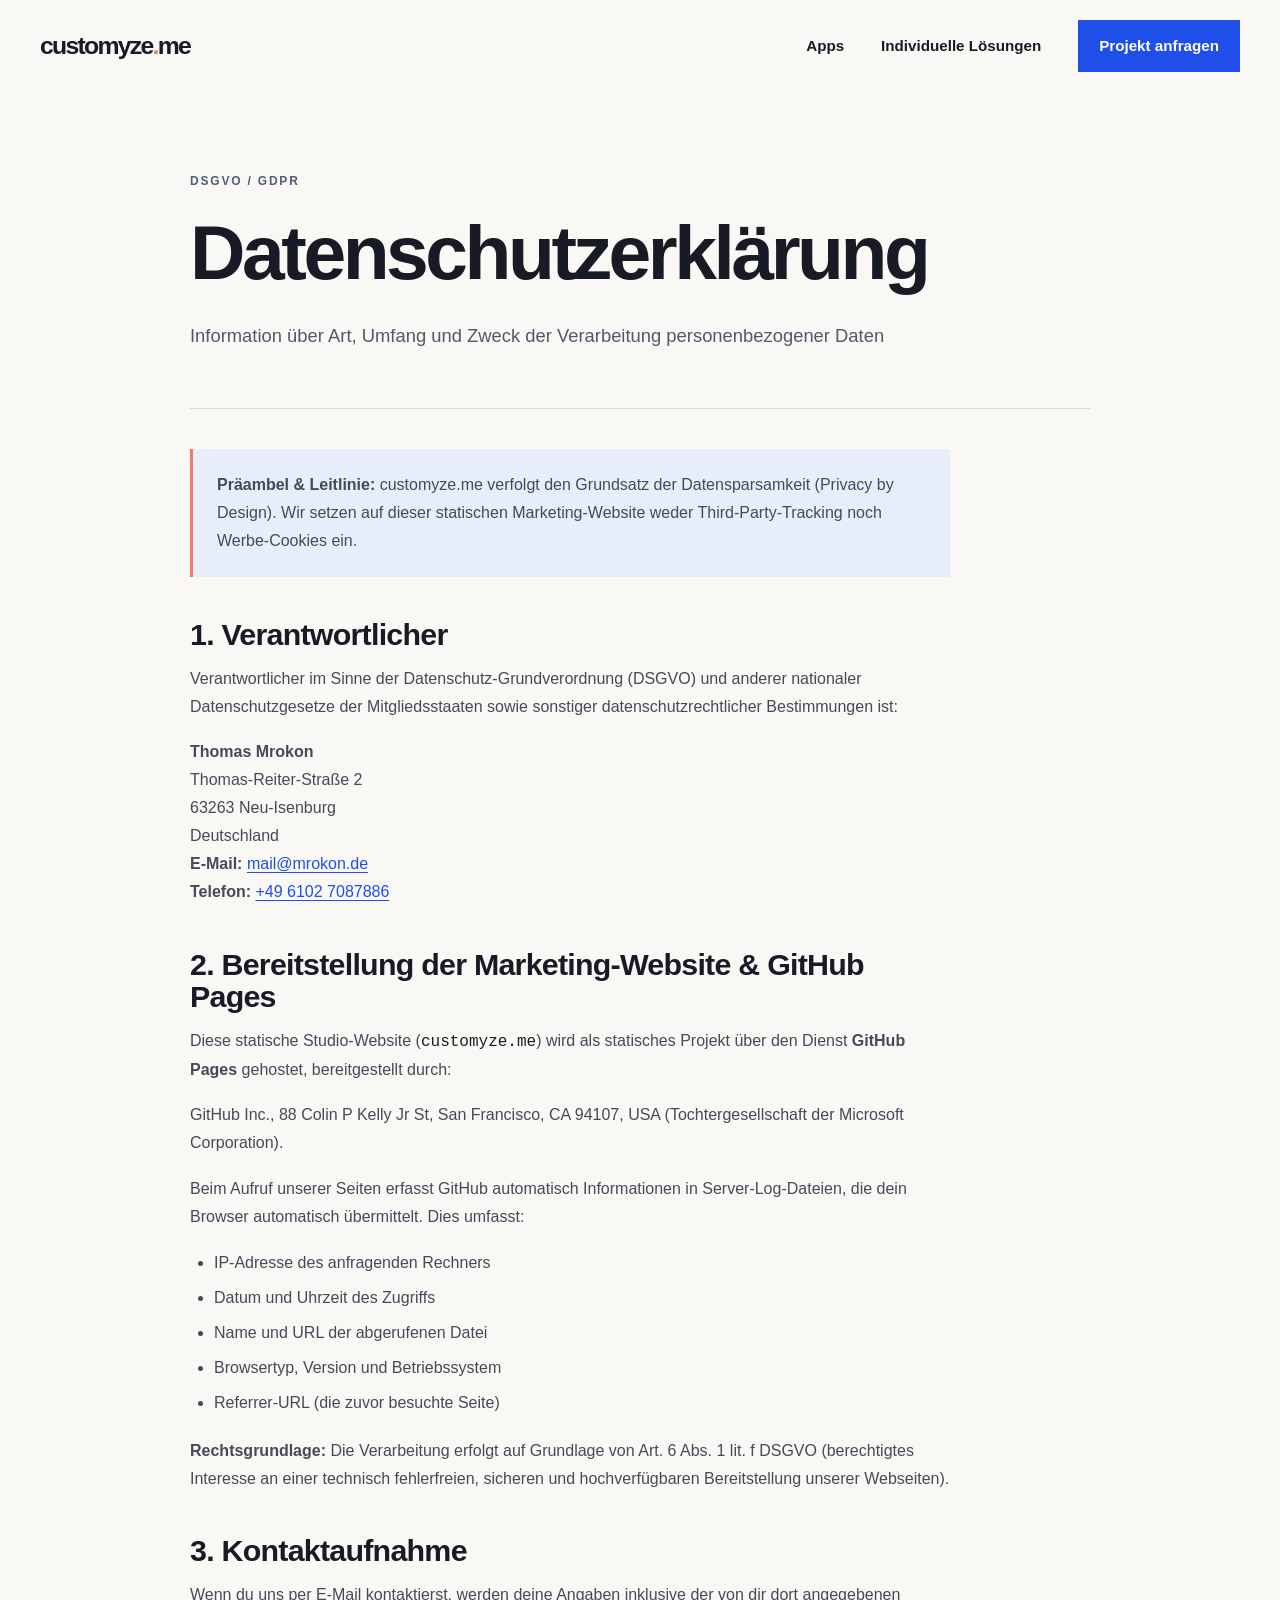
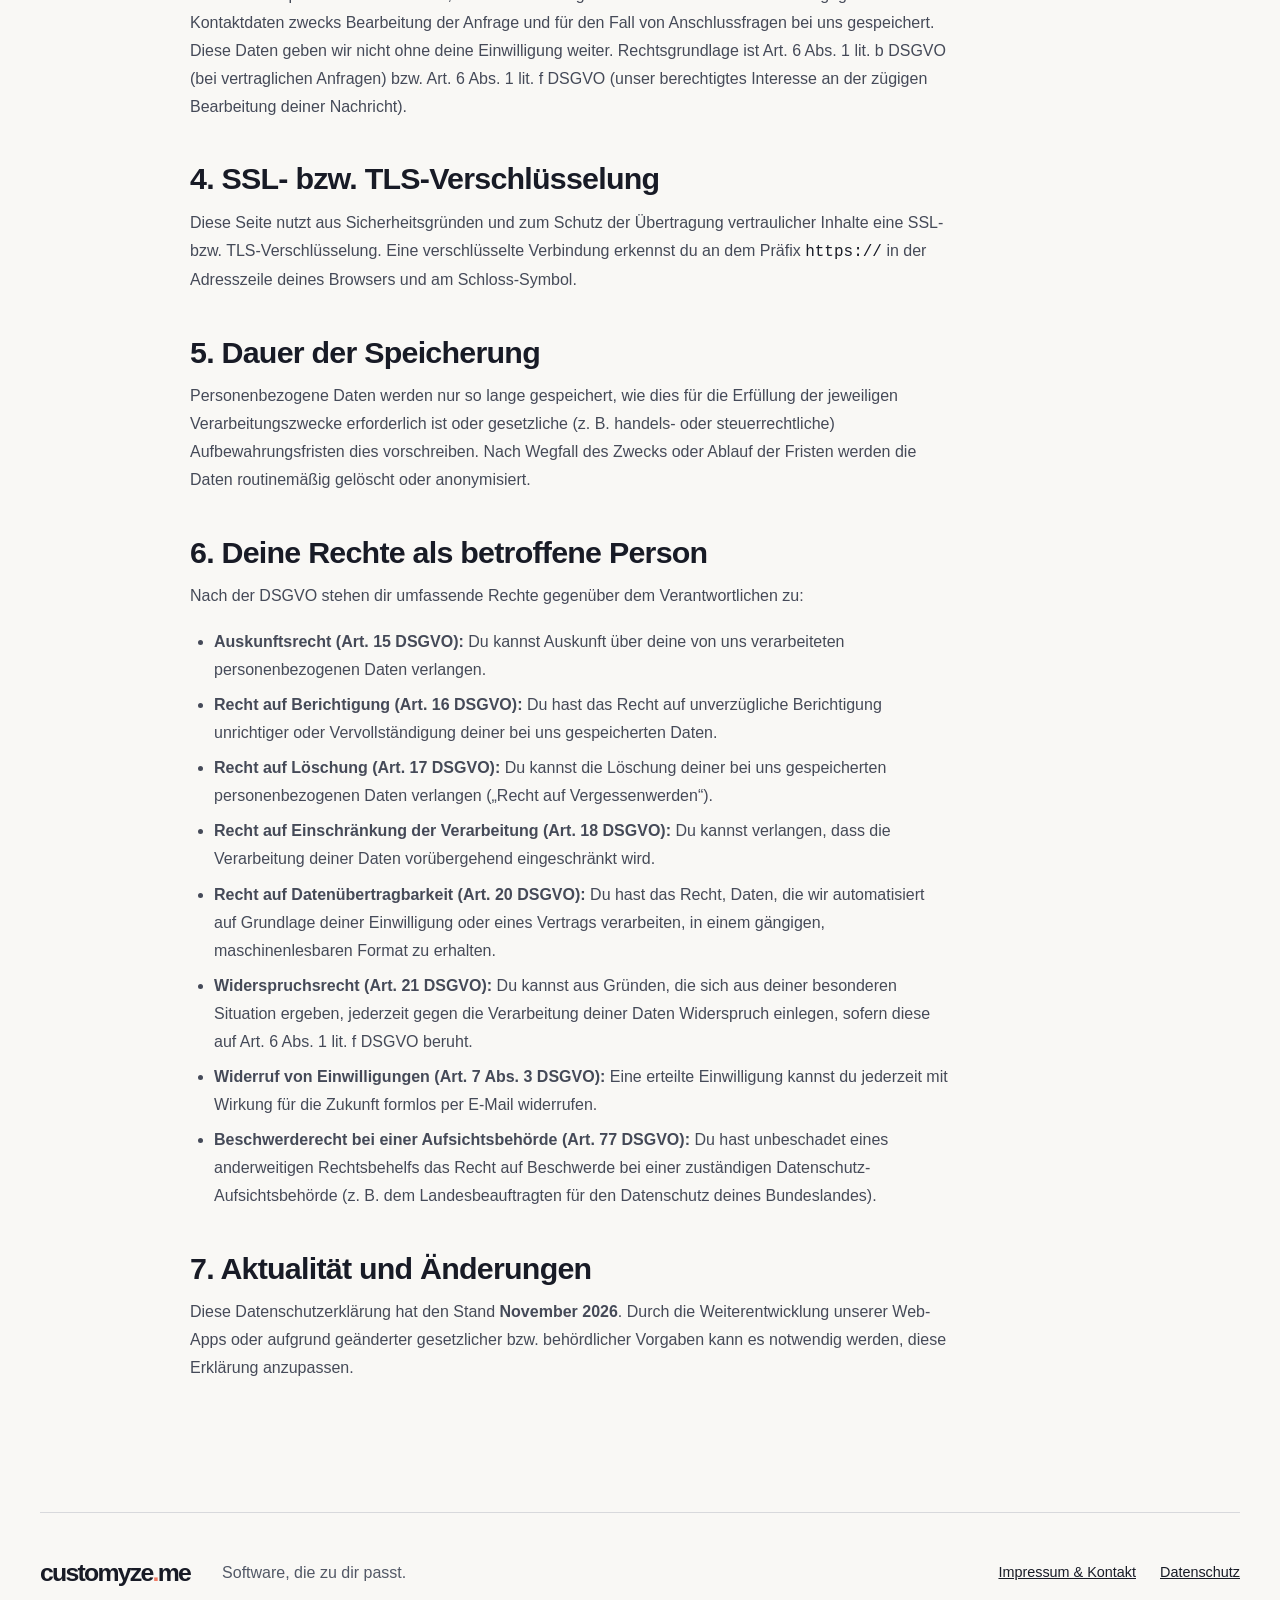
<file: datenschutz/index.html>
﻿<!DOCTYPE html>
<html lang="de">
<head>
  <meta charset="UTF-8">
  <meta name="viewport" content="width=device-width, initial-scale=1.0">
  <title>Datenschutzerklärung | customyze.me</title>
  <meta name="description" content="Datenschutzerklärung für customyze.me und zugehörige Web-Apps. Umfassende Information über Datenverarbeitung, GitHub Pages und Nutzerrechte.">
  <link rel="canonical" href="https://customyze.me/datenschutz/">

  <!-- OpenGraph -->
  <meta property="og:type" content="website">
  <meta property="og:url" content="https://customyze.me/datenschutz/">
  <meta property="og:title" content="Datenschutzerklärung | customyze.me">
  <meta property="og:description" content="Transparente Datenschutz-Informationen nach DSGVO für customyze.me.">
  <meta property="og:image" content="https://customyze.me/assets/img/logo.svg">

  <!-- Favicon -->
  <link rel="icon" type="image/svg+xml" href="/assets/img/logo.svg">

  <!-- Central Design System -->
  <link rel="stylesheet" href="/assets/css/studio.css">
</head>
<body><a class="skip" href="#inhalt">Zum Inhalt springen</a><header class="header wrap"><a class="brand" href="/" aria-label="customyze.me Startseite">customyze<span>.</span>me</a><nav aria-label="Hauptnavigation"><a href="/#apps">Apps</a><a href="/#studio">Individuelle Lösungen</a><a href="/#kontakt" class="nav-cta">Projekt anfragen</a></nav></header><main id="inhalt" class="legal-page">
    <div class="wrap legal-container">
      <header class="prose-header">
        <span class="eyebrow legal-label">DSGVO / GDPR</span>
        <h1>Datenschutzerklärung</h1>
        <p>Information über Art, Umfang und Zweck der Verarbeitung personenbezogener Daten</p>
      </header>

      <div class="prose-content">
        <div class="callout">
          <p>
            <strong>Präambel &amp; Leitlinie:</strong> customyze.me verfolgt den Grundsatz der Datensparsamkeit (Privacy by Design). Wir setzen auf dieser statischen Marketing-Website weder Third-Party-Tracking noch Werbe-Cookies ein.
          </p>
        </div>

        <h2>1. Verantwortlicher</h2>
        <p>
          Verantwortlicher im Sinne der Datenschutz-Grundverordnung (DSGVO) und anderer nationaler Datenschutzgesetze der Mitgliedsstaaten sowie sonstiger datenschutzrechtlicher Bestimmungen ist:
        </p>
        <p>
          <strong>Thomas Mrokon</strong><br>
          Thomas-Reiter-Straße 2<br>
          63263 Neu-Isenburg<br>
          Deutschland<br>
          <strong>E-Mail:</strong> <a href="mailto:mail@mrokon.de">mail@mrokon.de</a><br>
          <strong>Telefon:</strong> <a href="tel:+4961027087886">+49 6102 7087886</a>
        </p>

        <h2>2. Bereitstellung der Marketing-Website &amp; GitHub Pages</h2>
        <p>
          Diese statische Studio-Website (<code style="font-family: var(--font-mono); color: var(--text);">customyze.me</code>) wird als statisches Projekt über den Dienst <strong>GitHub Pages</strong> gehostet, bereitgestellt durch:
        </p>
        <p>
          GitHub Inc., 88 Colin P Kelly Jr St, San Francisco, CA 94107, USA (Tochtergesellschaft der Microsoft Corporation).
        </p>
        <p>
          Beim Aufruf unserer Seiten erfasst GitHub automatisch Informationen in Server-Log-Dateien, die dein Browser automatisch übermittelt. Dies umfasst:
        </p>
        <ul>
          <li>IP-Adresse des anfragenden Rechners</li>
          <li>Datum und Uhrzeit des Zugriffs</li>
          <li>Name und URL der abgerufenen Datei</li>
          <li>Browsertyp, Version und Betriebssystem</li>
          <li>Referrer-URL (die zuvor besuchte Seite)</li>
        </ul>
        <p>
          <strong>Rechtsgrundlage:</strong> Die Verarbeitung erfolgt auf Grundlage von Art. 6 Abs. 1 lit. f DSGVO (berechtigtes Interesse an einer technisch fehlerfreien, sicheren und hochverfügbaren Bereitstellung unserer Webseiten).
        </p>

        <h2>3. Kontaktaufnahme</h2>
        <p>
          Wenn du uns per E-Mail kontaktierst, werden deine Angaben inklusive der von dir dort angegebenen Kontaktdaten zwecks Bearbeitung der Anfrage und für den Fall von Anschlussfragen bei uns gespeichert. Diese Daten geben wir nicht ohne deine Einwilligung weiter. Rechtsgrundlage ist Art. 6 Abs. 1 lit. b DSGVO (bei vertraglichen Anfragen) bzw. Art. 6 Abs. 1 lit. f DSGVO (unser berechtigtes Interesse an der zügigen Bearbeitung deiner Nachricht).
        </p>

        <h2>4. SSL- bzw. TLS-Verschlüsselung</h2>
        <p>
          Diese Seite nutzt aus Sicherheitsgründen und zum Schutz der Übertragung vertraulicher Inhalte eine SSL- bzw. TLS-Verschlüsselung. Eine verschlüsselte Verbindung erkennst du an dem Präfix <code style="font-family: var(--font-mono); color: var(--success);">https://</code> in der Adresszeile deines Browsers und am Schloss-Symbol.
        </p>

        <h2>5. Dauer der Speicherung</h2>
        <p>
          Personenbezogene Daten werden nur so lange gespeichert, wie dies für die Erfüllung der jeweiligen Verarbeitungszwecke erforderlich ist oder gesetzliche (z.&nbsp;B. handels- oder steuerrechtliche) Aufbewahrungsfristen dies vorschreiben. Nach Wegfall des Zwecks oder Ablauf der Fristen werden die Daten routinemäßig gelöscht oder anonymisiert.
        </p>

        <h2>6. Deine Rechte als betroffene Person</h2>
        <p>
          Nach der DSGVO stehen dir umfassende Rechte gegenüber dem Verantwortlichen zu:
        </p>
        <ul>
          <li><strong>Auskunftsrecht (Art. 15 DSGVO):</strong> Du kannst Auskunft über deine von uns verarbeiteten personenbezogenen Daten verlangen.</li>
          <li><strong>Recht auf Berichtigung (Art. 16 DSGVO):</strong> Du hast das Recht auf unverzügliche Berichtigung unrichtiger oder Vervollständigung deiner bei uns gespeicherten Daten.</li>
          <li><strong>Recht auf Löschung (Art. 17 DSGVO):</strong> Du kannst die Löschung deiner bei uns gespeicherten personenbezogenen Daten verlangen („Recht auf Vergessenwerden“).</li>
          <li><strong>Recht auf Einschränkung der Verarbeitung (Art. 18 DSGVO):</strong> Du kannst verlangen, dass die Verarbeitung deiner Daten vorübergehend eingeschränkt wird.</li>
          <li><strong>Recht auf Datenübertragbarkeit (Art. 20 DSGVO):</strong> Du hast das Recht, Daten, die wir automatisiert auf Grundlage deiner Einwilligung oder eines Vertrags verarbeiten, in einem gängigen, maschinenlesbaren Format zu erhalten.</li>
          <li><strong>Widerspruchsrecht (Art. 21 DSGVO):</strong> Du kannst aus Gründen, die sich aus deiner besonderen Situation ergeben, jederzeit gegen die Verarbeitung deiner Daten Widerspruch einlegen, sofern diese auf Art. 6 Abs. 1 lit. f DSGVO beruht.</li>
          <li><strong>Widerruf von Einwilligungen (Art. 7 Abs. 3 DSGVO):</strong> Eine erteilte Einwilligung kannst du jederzeit mit Wirkung für die Zukunft formlos per E-Mail widerrufen.</li>
          <li><strong>Beschwerderecht bei einer Aufsichtsbehörde (Art. 77 DSGVO):</strong> Du hast unbeschadet eines anderweitigen Rechtsbehelfs das Recht auf Beschwerde bei einer zuständigen Datenschutz-Aufsichtsbehörde (z.&nbsp;B. dem Landesbeauftragten für den Datenschutz deines Bundeslandes).</li>
        </ul>

        <h2>7. Aktualität und Änderungen</h2>
        <p>
          Diese Datenschutzerklärung hat den Stand <strong>November 2026</strong>. Durch die Weiterentwicklung unserer Web-Apps oder aufgrund geänderter gesetzlicher bzw. behördlicher Vorgaben kann es notwendig werden, diese Erklärung anzupassen.
        </p>
      </div>
    </div>
  </main><footer class="footer wrap"><a class="brand" href="/">customyze<span>.</span>me</a><p>Software, die zu dir passt.</p><div><a href="/impressum/">Impressum &amp; Kontakt</a><a href="/datenschutz/">Datenschutz</a></div></footer></body></html>
</file>
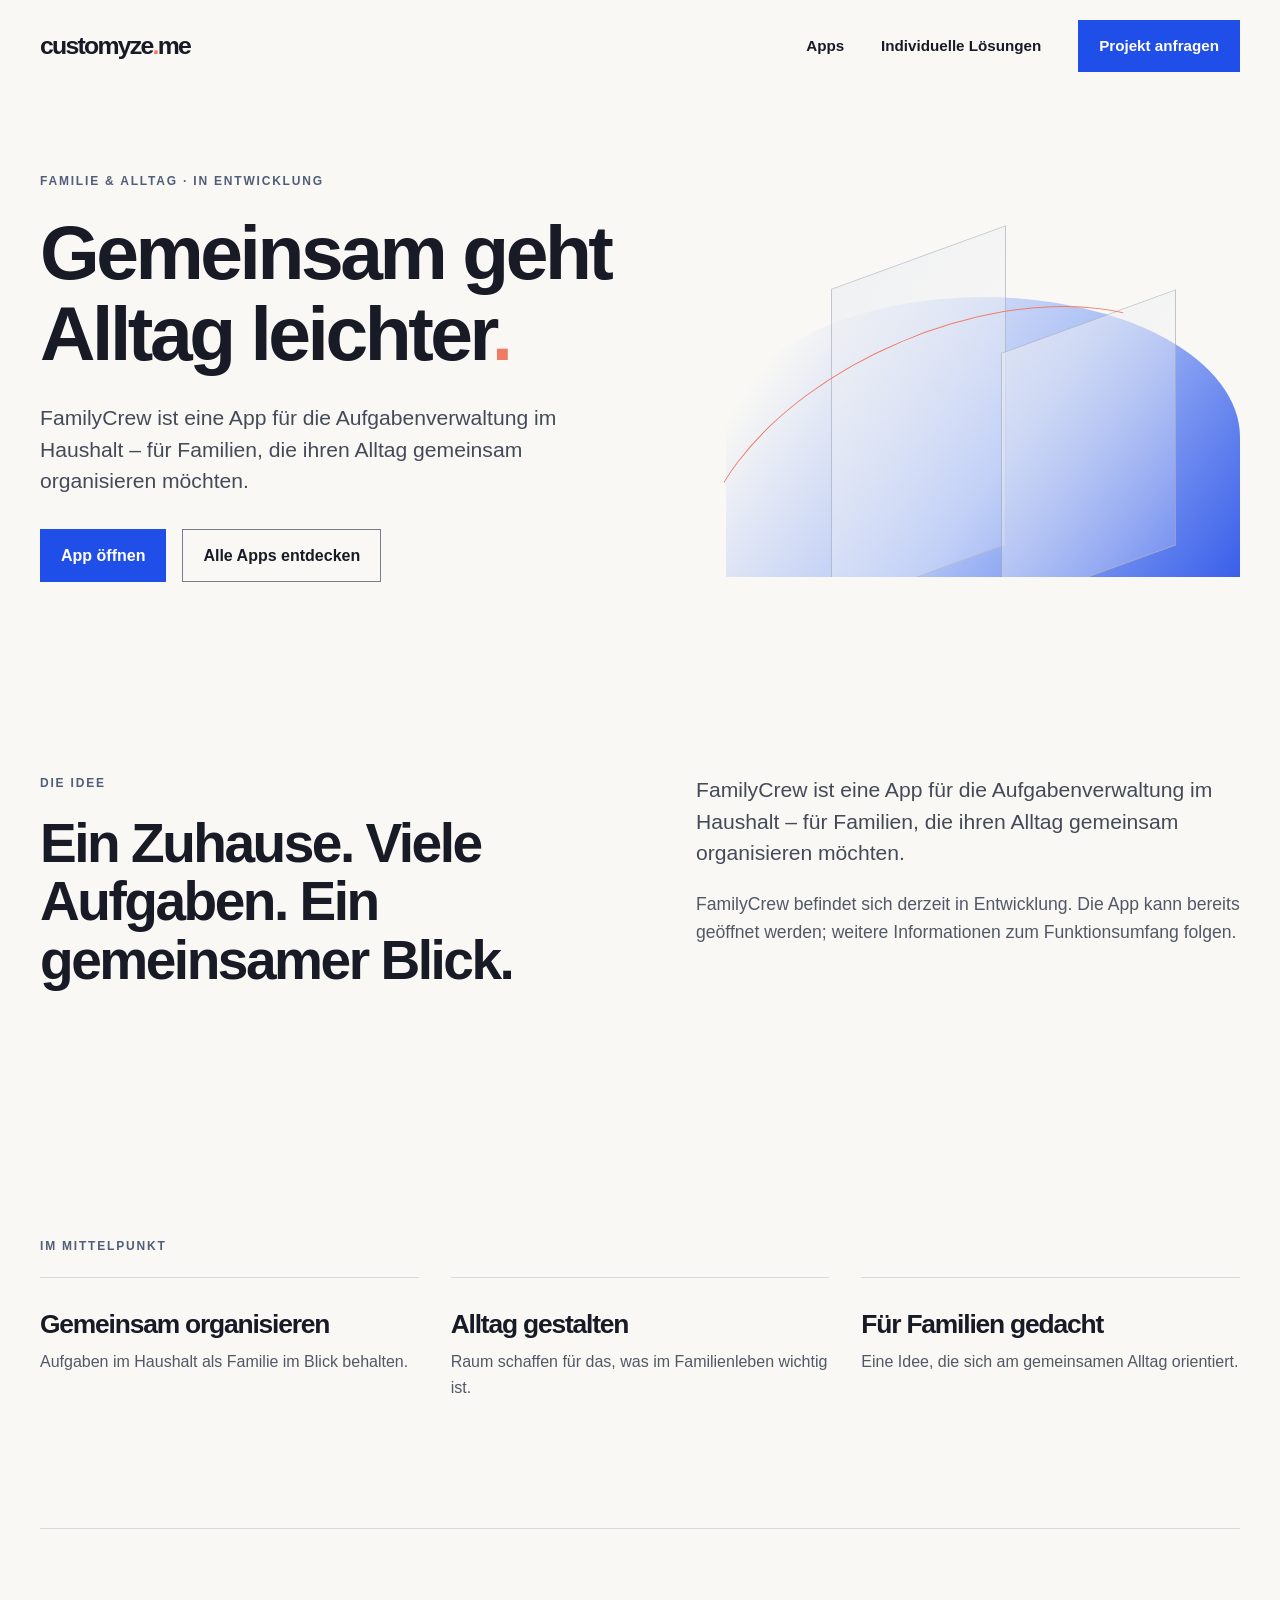
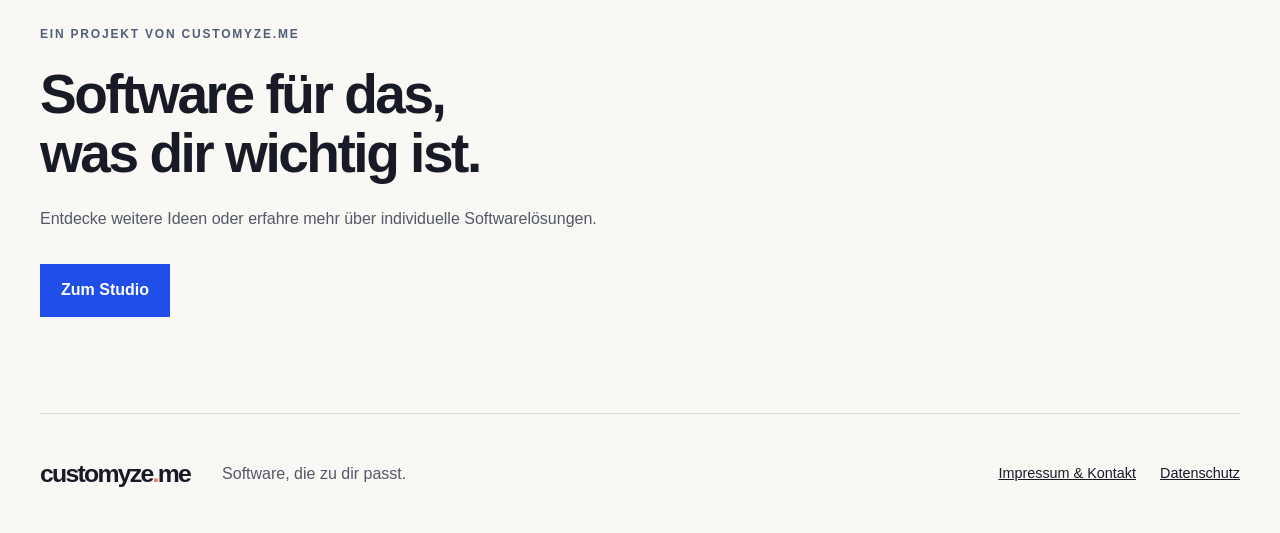
<file: familycrew/index.html>
<!doctype html><html lang="de"><head><meta charset="utf-8"><meta name="viewport" content="width=device-width,initial-scale=1"><title>FamilyCrew | customyze.me</title><meta name="description" content="FamilyCrew – eine App für die gemeinsame Aufgabenverwaltung im Familienhaushalt."><link rel="canonical" href="https://customyze.me/familycrew/"><link rel="icon" href="/assets/img/logo.svg" type="image/svg+xml"><link rel="stylesheet" href="/assets/css/studio.css"></head><body><a class="skip" href="#inhalt">Zum Inhalt springen</a><header class="header wrap"><a class="brand" href="/" aria-label="customyze.me Startseite">customyze<span>.</span>me</a><nav aria-label="Hauptnavigation"><a href="/#apps">Apps</a><a href="/#studio">Individuelle Lösungen</a><a href="/#kontakt" class="nav-cta">Projekt anfragen</a></nav></header><main id="inhalt"><section class="hero wrap product-hero"><div><p class="eyebrow">FAMILIE & ALLTAG · IN ENTWICKLUNG</p><h1>Gemeinsam geht Alltag leichter<span class="coral">.</span></h1><p class="lead">FamilyCrew ist eine App für die Aufgabenverwaltung im Haushalt – für Familien, die ihren Alltag gemeinsam organisieren möchten.</p><div class="actions"><a class="button primary" href="https://familycrew.ai.studio">App öffnen</a><a class="button outline" href="/#apps">Alle Apps entdecken</a></div></div><div class="art hero-art family-hero" aria-hidden="true"><span class="arc"></span><span class="plane one"></span><span class="plane two"></span><span class="coral-curve"></span></div></section><section class="wrap section split"><div><p class="eyebrow">DIE IDEE</p><h2>Ein Zuhause. Viele Aufgaben. Ein gemeinsamer Blick.</h2></div><div><p class="lead">FamilyCrew ist eine App für die Aufgabenverwaltung im Haushalt – für Familien, die ihren Alltag gemeinsam organisieren möchten.</p><p>FamilyCrew befindet sich derzeit in Entwicklung. Die App kann bereits geöffnet werden; weitere Informationen zum Funktionsumfang folgen.</p></div></section><section class="wrap section"><p class="eyebrow">IM MITTELPUNKT</p><div class="principles"><article><h3>Gemeinsam organisieren</h3><p>Aufgaben im Haushalt als Familie im Blick behalten.</p></article><article><h3>Alltag gestalten</h3><p>Raum schaffen für das, was im Familienleben wichtig ist.</p></article><article><h3>Für Familien gedacht</h3><p>Eine Idee, die sich am gemeinsamen Alltag orientiert.</p></article></div></section><section class="contact wrap"><p class="eyebrow">EIN PROJEKT VON CUSTOMYZE.ME</p><h2>Software für das,<br>was dir wichtig ist.</h2><p>Entdecke weitere Ideen oder erfahre mehr über individuelle Softwarelösungen.</p><a class="button primary" href="/">Zum Studio</a></section></main><footer class="footer wrap"><a class="brand" href="/">customyze<span>.</span>me</a><p>Software, die zu dir passt.</p><div><a href="/impressum/">Impressum &amp; Kontakt</a><a href="/datenschutz/">Datenschutz</a></div></footer></body></html>
</file>
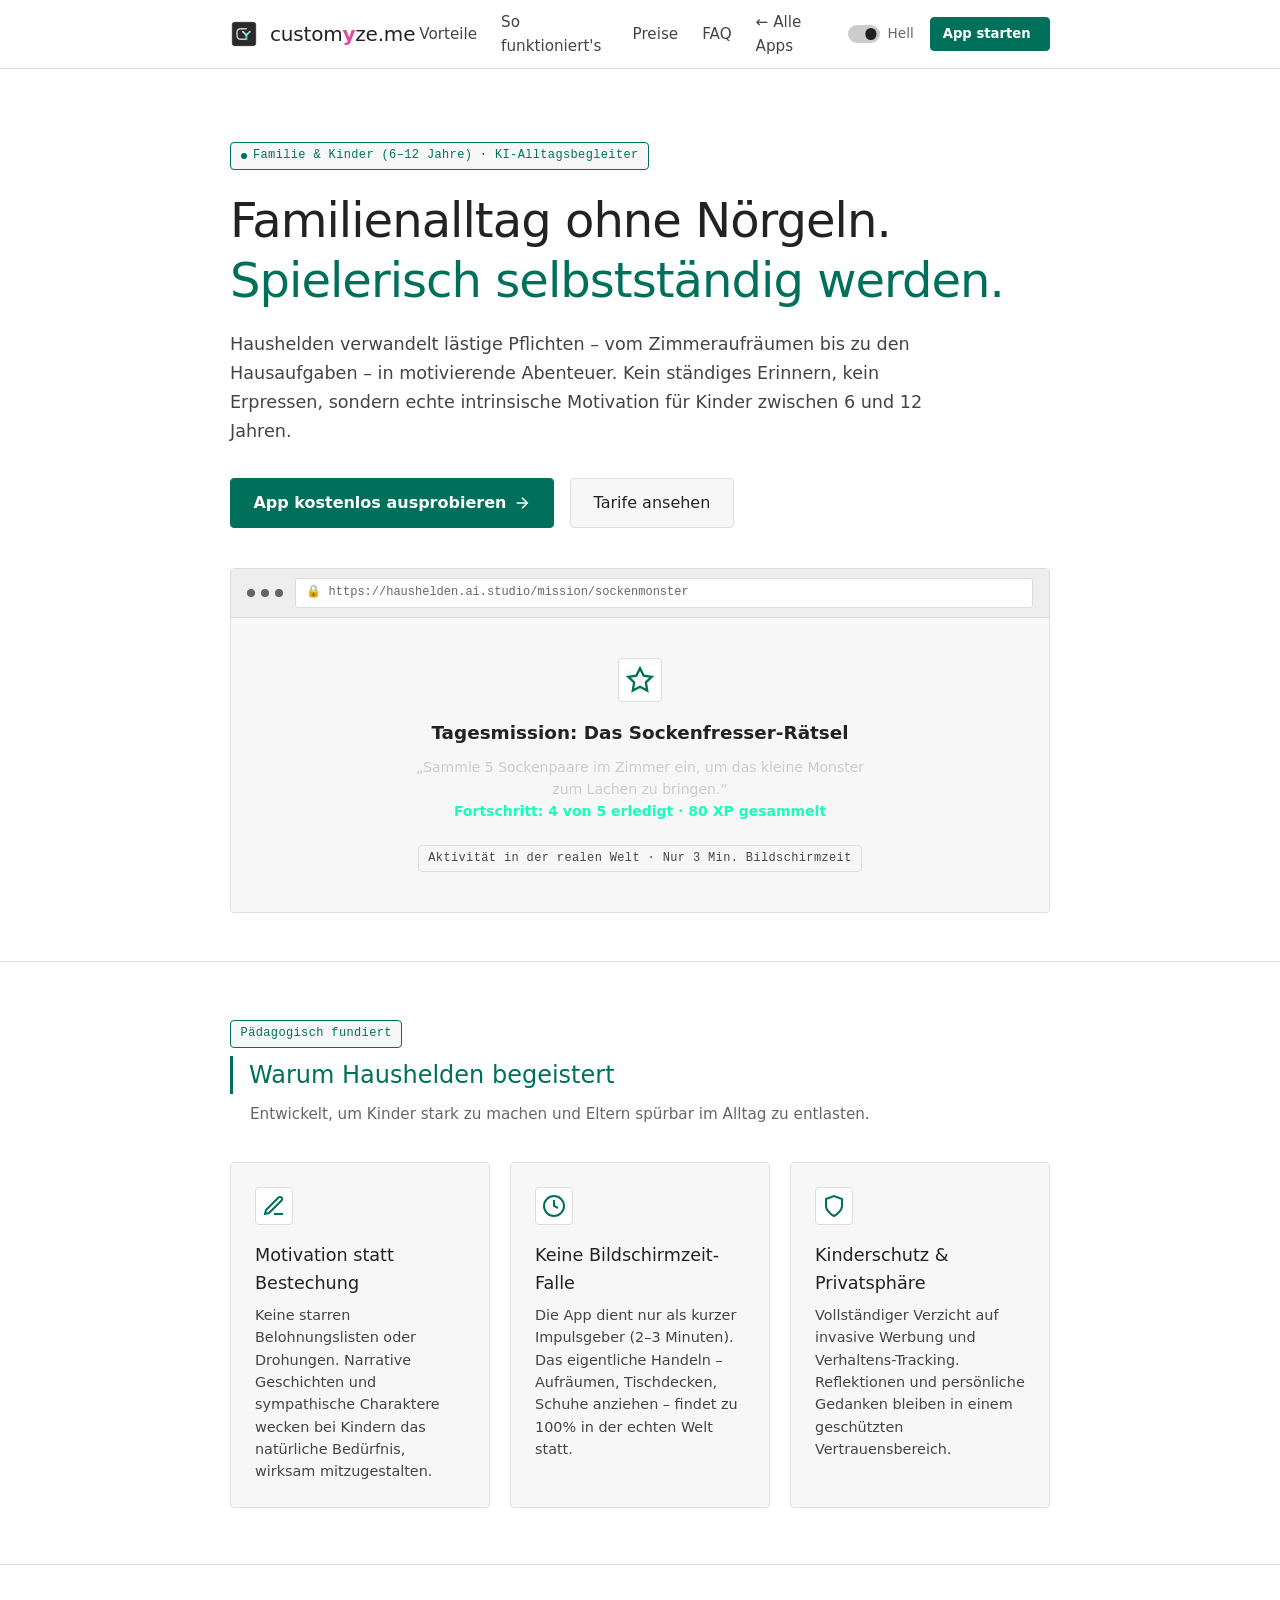
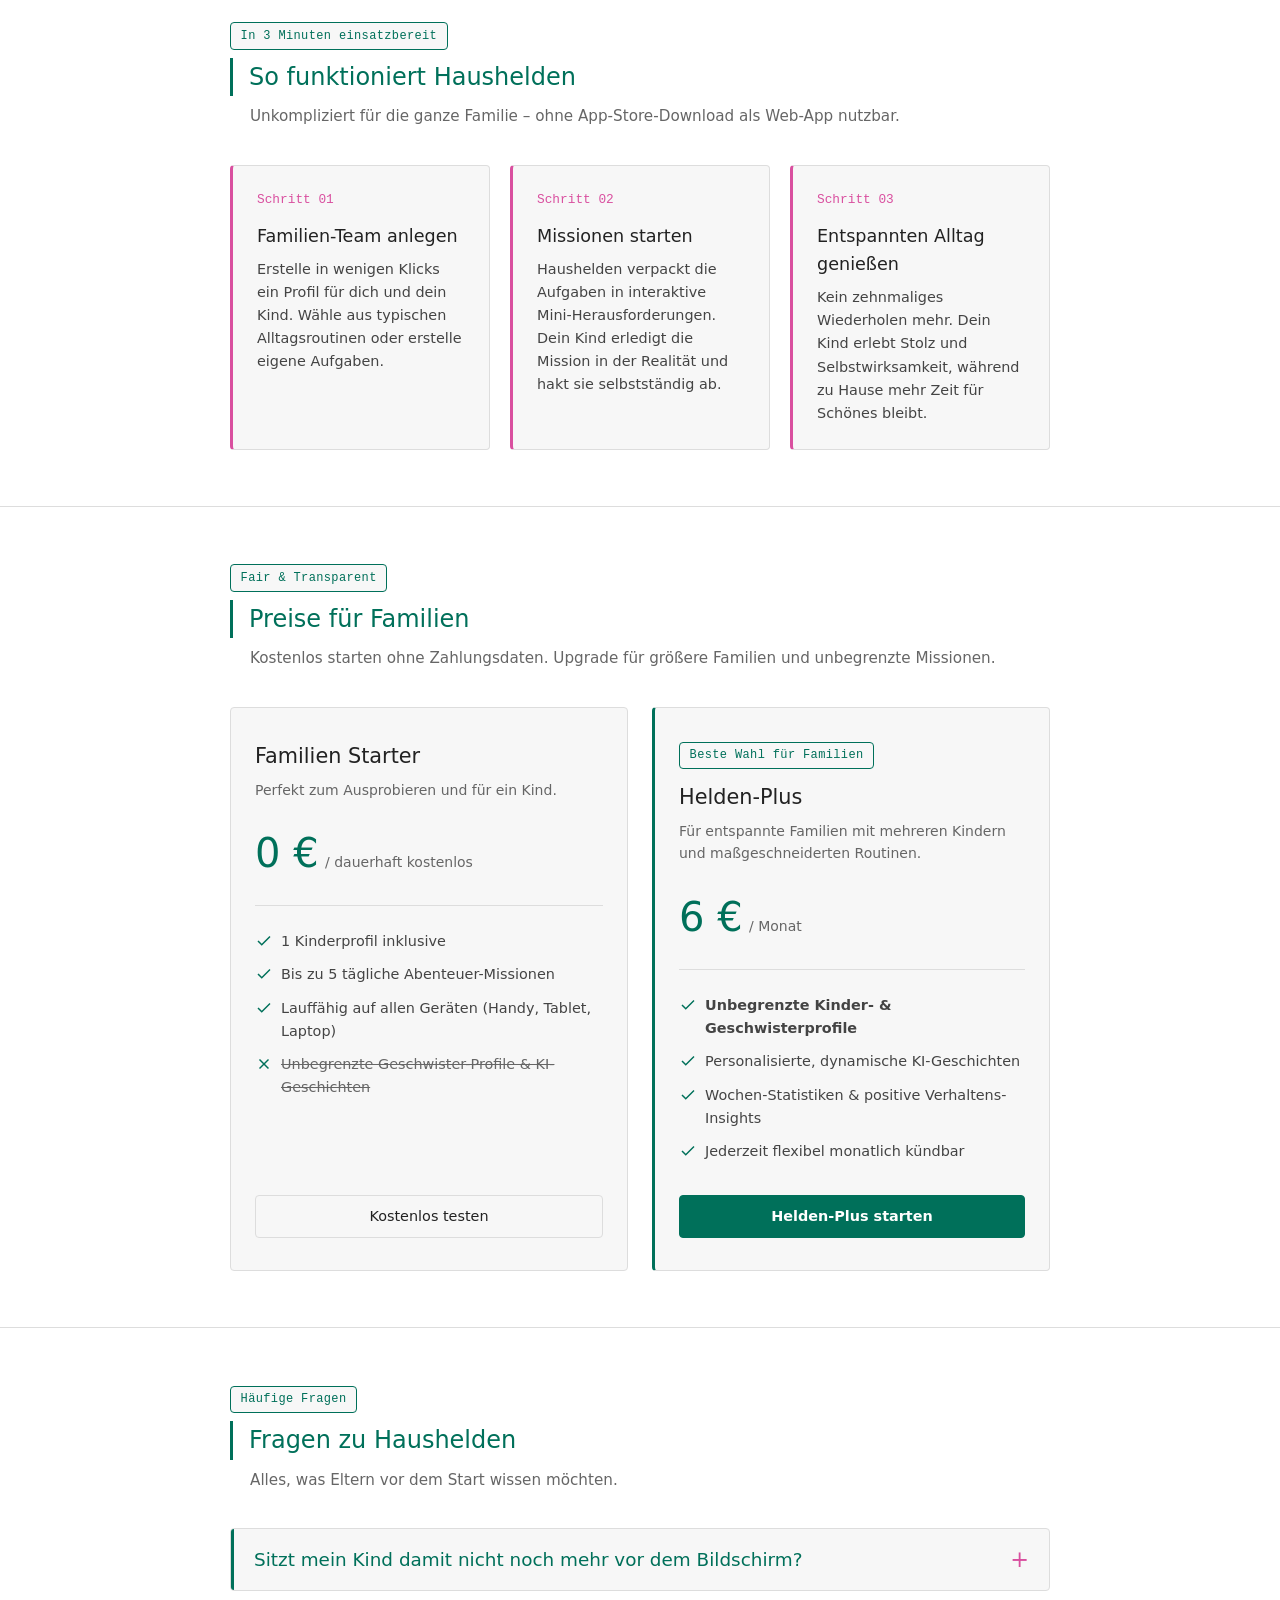
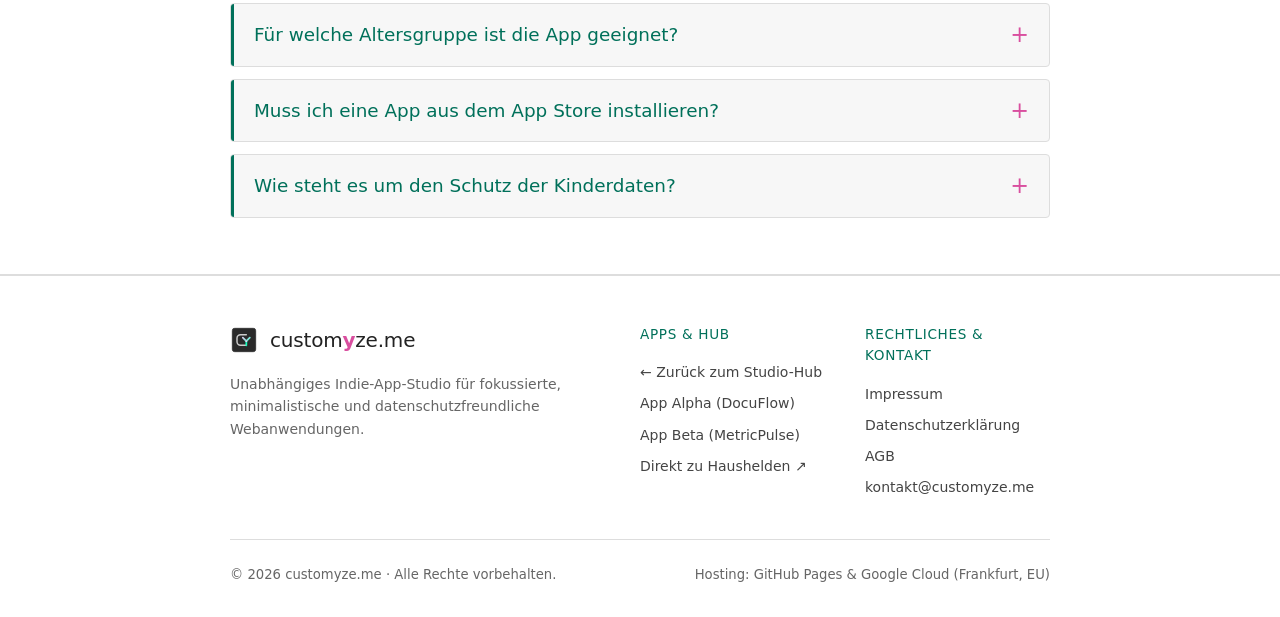
<file: haushelden/index.html>
﻿<!DOCTYPE html>
<html lang="de">
<head>
  <meta charset="UTF-8">
  <meta name="viewport" content="width=device-width, initial-scale=1.0">
  <title>Haushelden – Der KI-Familienplaner für spielerische Selbstständigkeit | customyze.me</title>
  <meta name="description" content="Haushelden verwandelt Alltagsaufgaben in motivierende Abenteuer für Kinder (6–12 Jahre). Weniger Konflikte, echte Selbstständigkeit und null Werbetracking.">
  <link rel="canonical" href="https://customyze.me/haushelden/">

  <!-- OpenGraph / Social Meta Tags -->
  <meta property="og:type" content="website">
  <meta property="og:url" content="https://customyze.me/haushelden/">
  <meta property="og:title" content="Haushelden – Der smarte Familienalltags-Begleiter">
  <meta property="og:description" content="Tägliche Aufgaben spielerisch meistern ohne Nörgeln und Druck. Entwickelt für Kinder von 6 bis 12 Jahren.">
  <meta property="og:image" content="https://customyze.me/assets/img/logo.svg">

  <!-- Twitter Card -->
  <meta name="twitter:card" content="summary_large_image">
  <meta name="twitter:title" content="Haushelden · KI-Familienplaner | customyze.me">
  <meta name="twitter:description" content="Spielerische Selbstständigkeit für Kinder im Familienalltag.">
  <meta name="twitter:image" content="https://customyze.me/assets/img/logo.svg">

  <!-- Favicon -->
  <link rel="icon" type="image/svg+xml" href="/assets/img/logo.svg">

  <!-- Central Design System -->
  <link rel="stylesheet" href="/assets/css/main.css">
</head>
<body>

  <!-- Navigation -->
  <header class="site-header">
    <div class="container nav-container">
      <a href="/" class="brand-link" aria-label="customyze.me Startseite">
        <img src="/assets/img/logo.svg" alt="customyze.me Logo" width="32" height="32">
        <span>custom<span class="brand-accent">y</span>ze.me</span>
      </a>

      <button class="mobile-nav-toggle" aria-label="Menü öffnen" aria-expanded="false">
        <svg viewBox="0 0 24 24" fill="none" stroke="currentColor" stroke-width="2">
          <line x1="3" y1="12" x2="21" y2="12"></line>
          <line x1="3" y1="6" x2="21" y2="6"></line>
          <line x1="3" y1="18" x2="21" y2="18"></line>
        </svg>
      </button>

      <nav class="nav-menu">
        <a href="#features" class="nav-link">Vorteile</a>
        <a href="#workflow" class="nav-link">So funktioniert's</a>
        <a href="#pricing" class="nav-link">Preise</a>
        <a href="#faq" class="nav-link">FAQ</a>
        <a href="/" class="nav-link">← Alle Apps</a>
      </nav>

      <div class="nav-actions">
        <label class="theme-switch" for="theme-toggle" title="Farbmodus umschalten">
          <input type="checkbox" id="theme-toggle" aria-label="Farbmodus umschalten">
          <span class="slider" aria-hidden="true"></span>
          <span class="mode-label">Dunkel</span>
        </label>
        <a href="https://haushelden.ai.studio/" target="_blank" rel="noopener noreferrer" class="btn btn-sm btn-primary">
          App starten
          <svg width="14" height="14" viewBox="0 0 24 24" fill="none" stroke="currentColor" stroke-width="2">
            <path d="M18 13v6a2 2 0 0 1-2 2H5a2 2 0 0 1-2-2V8a2 2 0 0 1 2-2h6"></path>
            <polyline points="15 3 21 3 21 9"></polyline>
            <line x1="10" y1="14" x2="21" y2="3"></line>
          </svg>
        </a>
      </div>
    </div>
  </header>

  <main>
    <!-- App Hero Section -->
    <section class="hero-section">
      <div class="container hero-content">
        <div class="hero-badge-wrap">
          <span class="badge badge-accent badge-pill">
            <span class="status-dot"></span> Familie &amp; Kinder (6–12 Jahre) · KI-Alltagsbegleiter
          </span>
        </div>

        <h1 class="hero-title">
          Familienalltag ohne Nörgeln.<br>
          <span class="gradient-text">Spielerisch selbstständig werden.</span>
        </h1>

        <p class="hero-description">
          Haushelden verwandelt lästige Pflichten – vom Zimmeraufräumen bis zu den Hausaufgaben – in motivierende Abenteuer. Kein ständiges Erinnern, kein Erpressen, sondern echte intrinsische Motivation für Kinder zwischen 6 und 12 Jahren.
        </p>

        <div class="hero-cta-group">
          <a href="https://haushelden.ai.studio/" target="_blank" rel="noopener noreferrer" class="btn btn-lg btn-primary">
            App kostenlos ausprobieren
            <svg width="18" height="18" viewBox="0 0 24 24" fill="none" stroke="currentColor" stroke-width="2">
              <line x1="5" y1="12" x2="19" y2="12"></line>
              <polyline points="12 5 19 12 12 19"></polyline>
            </svg>
          </a>
          <a href="#pricing" class="btn btn-lg btn-secondary">Tarife ansehen</a>
        </div>

        <!-- Stylized App Screenshot / Mockup Placeholder Container -->
        <div class="mockup-wrapper">
          <div class="mockup-window">
            <div class="mockup-header">
              <div class="mockup-dots">
                <span class="mockup-dot"></span>
                <span class="mockup-dot"></span>
                <span class="mockup-dot"></span>
              </div>
              <div class="mockup-address-bar">
                <span class="secure">🔒</span> https://haushelden.ai.studio/mission/sockenmonster
              </div>
            </div>
            <div class="mockup-body">
              <div class="mockup-placeholder-content">
                <div class="mockup-placeholder-icon">
                  <svg width="28" height="28" viewBox="0 0 24 24" fill="none" stroke="currentColor" stroke-width="2">
                    <polygon points="12 2 15.09 8.26 22 9.27 17 14.14 18.18 21.02 12 17.77 5.82 21.02 7 14.14 2 9.27 8.91 8.26 12 2"></polygon>
                  </svg>
                </div>
                <h3 style="font-size: 1.15rem; margin-bottom: 0.5rem; color: var(--text);">Tagesmission: Das Sockenfresser-Rätsel</h3>
                <p style="font-size: 0.875rem; color: var(--text-muted); margin-bottom: 1.25rem;">
                  „Sammle 5 Sockenpaare im Zimmer ein, um das kleine Monster zum Lachen zu bringen.“<br>
                  <span style="color: var(--accent); font-weight: 600;">Fortschritt: 4 von 5 erledigt · 80 XP gesammelt</span>
                </p>
                <span class="badge badge-success">Aktivität in der realen Welt · Nur 3 Min. Bildschirmzeit</span>
              </div>
            </div>
          </div>
        </div>
      </div>
    </section>

    <!-- 3-Column Feature Grid -->
    <section id="features" class="section section-alt">
      <div class="container">
        <div class="section-header">
          <div class="section-tag">
            <span class="badge badge-accent">Pädagogisch fundiert</span>
          </div>
          <h2 class="section-title">Warum Haushelden begeistert</h2>
          <p class="section-subtitle">
            Entwickelt, um Kinder stark zu machen und Eltern spürbar im Alltag zu entlasten.
          </p>
        </div>

        <div class="feature-grid">
          <div class="feature-card">
            <div class="feature-icon-box">
              <svg width="24" height="24" viewBox="0 0 24 24" fill="none" stroke="currentColor" stroke-width="2">
                <path d="M12 20h9"></path>
                <path d="M16.5 3.5a2.121 2.121 0 0 1 3 3L7 19l-4 1 1-4L16.5 3.5z"></path>
              </svg>
            </div>
            <h3 class="feature-title">Motivation statt Bestechung</h3>
            <p class="feature-desc">
              Keine starren Belohnungslisten oder Drohungen. Narrative Geschichten und sympathische Charaktere wecken bei Kindern das natürliche Bedürfnis, wirksam mitzugestalten.
            </p>
          </div>

          <div class="feature-card">
            <div class="feature-icon-box">
              <svg width="24" height="24" viewBox="0 0 24 24" fill="none" stroke="currentColor" stroke-width="2">
                <circle cx="12" cy="12" r="10"></circle>
                <polyline points="12 6 12 12 16 14"></polyline>
              </svg>
            </div>
            <h3 class="feature-title">Keine Bildschirmzeit-Falle</h3>
            <p class="feature-desc">
              Die App dient nur als kurzer Impulsgeber (2–3 Minuten). Das eigentliche Handeln – Aufräumen, Tischdecken, Schuhe anziehen – findet zu 100% in der echten Welt statt.
            </p>
          </div>

          <div class="feature-card">
            <div class="feature-icon-box">
              <svg width="24" height="24" viewBox="0 0 24 24" fill="none" stroke="currentColor" stroke-width="2">
                <path d="M12 22s8-4 8-10V5l-8-3-8 3v7c0 6 8 10 8 10z"></path>
              </svg>
            </div>
            <h3 class="feature-title">Kinderschutz &amp; Privatsphäre</h3>
            <p class="feature-desc">
              Vollständiger Verzicht auf invasive Werbung und Verhaltens-Tracking. Reflektionen und persönliche Gedanken bleiben in einem geschützten Vertrauensbereich.
            </p>
          </div>
        </div>
      </div>
    </section>

    <!-- 3-Step Workflow -->
    <section id="workflow" class="section">
      <div class="container">
        <div class="section-header">
          <div class="section-tag">
            <span class="badge badge-accent">In 3 Minuten einsatzbereit</span>
          </div>
          <h2 class="section-title">So funktioniert Haushelden</h2>
          <p class="section-subtitle">
            Unkompliziert für die ganze Familie – ohne App-Store-Download als Web-App nutzbar.
          </p>
        </div>

        <div class="workflow-grid">
          <div class="workflow-card">
            <span class="workflow-step-num">Schritt 01</span>
            <h3 class="workflow-title">Familien-Team anlegen</h3>
            <p class="workflow-desc">
              Erstelle in wenigen Klicks ein Profil für dich und dein Kind. Wähle aus typischen Alltagsroutinen oder erstelle eigene Aufgaben.
            </p>
          </div>

          <div class="workflow-card">
            <span class="workflow-step-num">Schritt 02</span>
            <h3 class="workflow-title">Missionen starten</h3>
            <p class="workflow-desc">
              Haushelden verpackt die Aufgaben in interaktive Mini-Herausforderungen. Dein Kind erledigt die Mission in der Realität und hakt sie selbstständig ab.
            </p>
          </div>

          <div class="workflow-card">
            <span class="workflow-step-num">Schritt 03</span>
            <h3 class="workflow-title">Entspannten Alltag genießen</h3>
            <p class="workflow-desc">
              Kein zehnmaliges Wiederholen mehr. Dein Kind erlebt Stolz und Selbstwirksamkeit, während zu Hause mehr Zeit für Schönes bleibt.
            </p>
          </div>
        </div>
      </div>
    </section>

    <!-- Pricing Section -->
    <section id="pricing" class="section section-alt">
      <div class="container">
        <div class="section-header">
          <div class="section-tag">
            <span class="badge badge-accent">Fair &amp; Transparent</span>
          </div>
          <h2 class="section-title">Preise für Familien</h2>
          <p class="section-subtitle">
            Kostenlos starten ohne Zahlungsdaten. Upgrade für größere Familien und unbegrenzte Missionen.
          </p>
        </div>

        <div class="pricing-grid">
          <!-- Starter Tier -->
          <div class="pricing-card">
            <h3 class="pricing-plan-name">Familien Starter</h3>
            <p class="pricing-plan-desc">Perfekt zum Ausprobieren und für ein Kind.</p>
            <div class="pricing-price-wrap">
              <span class="pricing-amount">0&nbsp;€</span>
              <span class="pricing-interval">/ dauerhaft kostenlos</span>
            </div>

            <ul class="pricing-features-list">
              <li>
                <svg width="18" height="18" viewBox="0 0 24 24" fill="none" stroke="currentColor" stroke-width="2">
                  <polyline points="20 6 9 17 4 12"></polyline>
                </svg>
                1 Kinderprofil inklusive
              </li>
              <li>
                <svg width="18" height="18" viewBox="0 0 24 24" fill="none" stroke="currentColor" stroke-width="2">
                  <polyline points="20 6 9 17 4 12"></polyline>
                </svg>
                Bis zu 5 tägliche Abenteuer-Missionen
              </li>
              <li>
                <svg width="18" height="18" viewBox="0 0 24 24" fill="none" stroke="currentColor" stroke-width="2">
                  <polyline points="20 6 9 17 4 12"></polyline>
                </svg>
                Lauffähig auf allen Geräten (Handy, Tablet, Laptop)
              </li>
              <li class="disabled">
                <svg width="18" height="18" viewBox="0 0 24 24" fill="none" stroke="currentColor" stroke-width="2">
                  <line x1="18" y1="6" x2="6" y2="18"></line>
                  <line x1="6" y1="6" x2="18" y2="18"></line>
                </svg>
                Unbegrenzte Geschwister-Profile &amp; KI-Geschichten
              </li>
            </ul>

            <a href="https://haushelden.ai.studio/" target="_blank" rel="noopener noreferrer" class="btn btn-secondary">
              Kostenlos testen
            </a>
          </div>

          <!-- Pro Tier -->
          <div class="pricing-card featured">
            <div class="pricing-badge-top">
              <span class="badge badge-accent">Beste Wahl für Familien</span>
            </div>
            <h3 class="pricing-plan-name">Helden-Plus</h3>
            <p class="pricing-plan-desc">Für entspannte Familien mit mehreren Kindern und maßgeschneiderten Routinen.</p>
            <div class="pricing-price-wrap">
              <span class="pricing-amount">6&nbsp;€</span>
              <span class="pricing-interval">/ Monat</span>
            </div>

            <ul class="pricing-features-list">
              <li>
                <svg width="18" height="18" viewBox="0 0 24 24" fill="none" stroke="currentColor" stroke-width="2">
                  <polyline points="20 6 9 17 4 12"></polyline>
                </svg>
                <strong>Unbegrenzte Kinder- &amp; Geschwisterprofile</strong>
              </li>
              <li>
                <svg width="18" height="18" viewBox="0 0 24 24" fill="none" stroke="currentColor" stroke-width="2">
                  <polyline points="20 6 9 17 4 12"></polyline>
                </svg>
                Personalisierte, dynamische KI-Geschichten
              </li>
              <li>
                <svg width="18" height="18" viewBox="0 0 24 24" fill="none" stroke="currentColor" stroke-width="2">
                  <polyline points="20 6 9 17 4 12"></polyline>
                </svg>
                Wochen-Statistiken &amp; positive Verhaltens-Insights
              </li>
              <li>
                <svg width="18" height="18" viewBox="0 0 24 24" fill="none" stroke="currentColor" stroke-width="2">
                  <polyline points="20 6 9 17 4 12"></polyline>
                </svg>
                Jederzeit flexibel monatlich kündbar
              </li>
            </ul>

            <a href="https://haushelden.ai.studio/" target="_blank" rel="noopener noreferrer" class="btn btn-primary">
              Helden-Plus starten
            </a>
          </div>
        </div>
      </div>
    </section>

    <!-- FAQ Section -->
    <section id="faq" class="section">
      <div class="container">
        <div class="section-header">
          <div class="section-tag">
            <span class="badge badge-accent">Häufige Fragen</span>
          </div>
          <h2 class="section-title">Fragen zu Haushelden</h2>
          <p class="section-subtitle">
            Alles, was Eltern vor dem Start wissen möchten.
          </p>
        </div>

        <div class="faq-wrap">
          <details class="faq-item">
            <summary class="faq-summary">
              <span>Sitzt mein Kind damit nicht noch mehr vor dem Bildschirm?</span>
              <svg class="faq-chevron" viewBox="0 0 24 24" fill="none" stroke="currentColor" stroke-width="2">
                <polyline points="6 9 12 15 18 9"></polyline>
              </svg>
            </summary>
            <div class="faq-answer">
              Ganz im Gegenteil! Haushelden ist bewusst als digitaler Impulsgeber konzipiert: Ein Kind schaut für ca. 2 bis 3 Minuten in die Mission, legt das Smartphone oder Tablet zur Seite und erledigt die eigentliche Aufgabe in der realen Welt (z.&nbsp;B. Spielsachen aufräumen, Schultasche packen).
            </div>
          </details>

          <details class="faq-item">
            <summary class="faq-summary">
              <span>Für welche Altersgruppe ist die App geeignet?</span>
              <svg class="faq-chevron" viewBox="0 0 24 24" fill="none" stroke="currentColor" stroke-width="2">
                <polyline points="6 9 12 15 18 9"></polyline>
              </svg>
            </summary>
            <div class="faq-answer">
              Haushelden ist ideal für Kinder im Alter von 6 bis 12 Jahren geeignet. Die Sprache, die Charaktere und die Schwierigkeitsgrade der Missionen passen sich flexibel an das jeweilige Alter an.
            </div>
          </details>

          <details class="faq-item">
            <summary class="faq-summary">
              <span>Muss ich eine App aus dem App Store installieren?</span>
              <svg class="faq-chevron" viewBox="0 0 24 24" fill="none" stroke="currentColor" stroke-width="2">
                <polyline points="6 9 12 15 18 9"></polyline>
              </svg>
            </summary>
            <div class="faq-answer">
              Nein. Haushelden ist eine moderne Progressive Web App (PWA). Du kannst sie einfach im Browser aufrufen und bei Bedarf mit einem Klick auf dem Startbildschirm deines Handys oder Tablets ablegen – ganz ohne Speicherplatzverschwendung und App-Store-Zwang.
            </div>
          </details>

          <details class="faq-item">
            <summary class="faq-summary">
              <span>Wie steht es um den Schutz der Kinderdaten?</span>
              <svg class="faq-chevron" viewBox="0 0 24 24" fill="none" stroke="currentColor" stroke-width="2">
                <polyline points="6 9 12 15 18 9"></polyline>
              </svg>
            </summary>
            <div class="faq-answer">
              Wir nehmen Kinderschutz und DSGVO extrem ernst. Es gibt keine Werbung, keine Tracking-Cookies und keine Weitergabe von Daten an Dritte. Alle Anwendungsdaten werden sicher in europäischen Rechenzentren (Frankfurt am Main) verarbeitet. Weitere Details findest du in unserer <a href="/datenschutz/">Datenschutzerklärung</a>.
            </div>
          </details>
        </div>
      </div>
    </section>
  </main>

  <!-- Footer -->
  <footer class="site-footer">
    <div class="container">
      <div class="footer-top">
        <div class="footer-brand">
          <a href="/" class="brand-link" aria-label="customyze.me Startseite">
            <img src="/assets/img/logo.svg" alt="customyze.me Logo" width="28" height="28">
            <span>custom<span class="brand-accent">y</span>ze.me</span>
          </a>
          <p class="footer-brand-p">
            Unabhängiges Indie-App-Studio für fokussierte, minimalistische und datenschutzfreundliche Webanwendungen.
          </p>
        </div>

        <div>
          <h4 class="footer-heading">Apps &amp; Hub</h4>
          <ul class="footer-links">
            <li><a href="/">← Zurück zum Studio-Hub</a></li>
            <li><a href="/app-alpha/">App Alpha (DocuFlow)</a></li>
            <li><a href="/app-beta/">App Beta (MetricPulse)</a></li>
            <li><a href="https://haushelden.ai.studio/" target="_blank" rel="noopener noreferrer">Direkt zu Haushelden ↗</a></li>
          </ul>
        </div>

        <div>
          <h4 class="footer-heading">Rechtliches &amp; Kontakt</h4>
          <ul class="footer-links">
            <li><a href="/impressum/">Impressum</a></li>
            <li><a href="/datenschutz/">Datenschutzerklärung</a></li>
            <li><a href="/agb/">AGB</a></li>
            <li><a href="mailto:kontakt@customyze.me">kontakt@customyze.me</a></li>
          </ul>
        </div>
      </div>

      <div class="footer-bottom">
        <div>
          &copy; <span class="current-year">2026</span> customyze.me · Alle Rechte vorbehalten.
        </div>
        <div>
          Hosting: GitHub Pages &amp; Google Cloud (Frankfurt, EU)
        </div>
      </div>
    </div>
  </footer>

  <script src="/assets/js/main.js"></script>
</body>
</html>
</file>
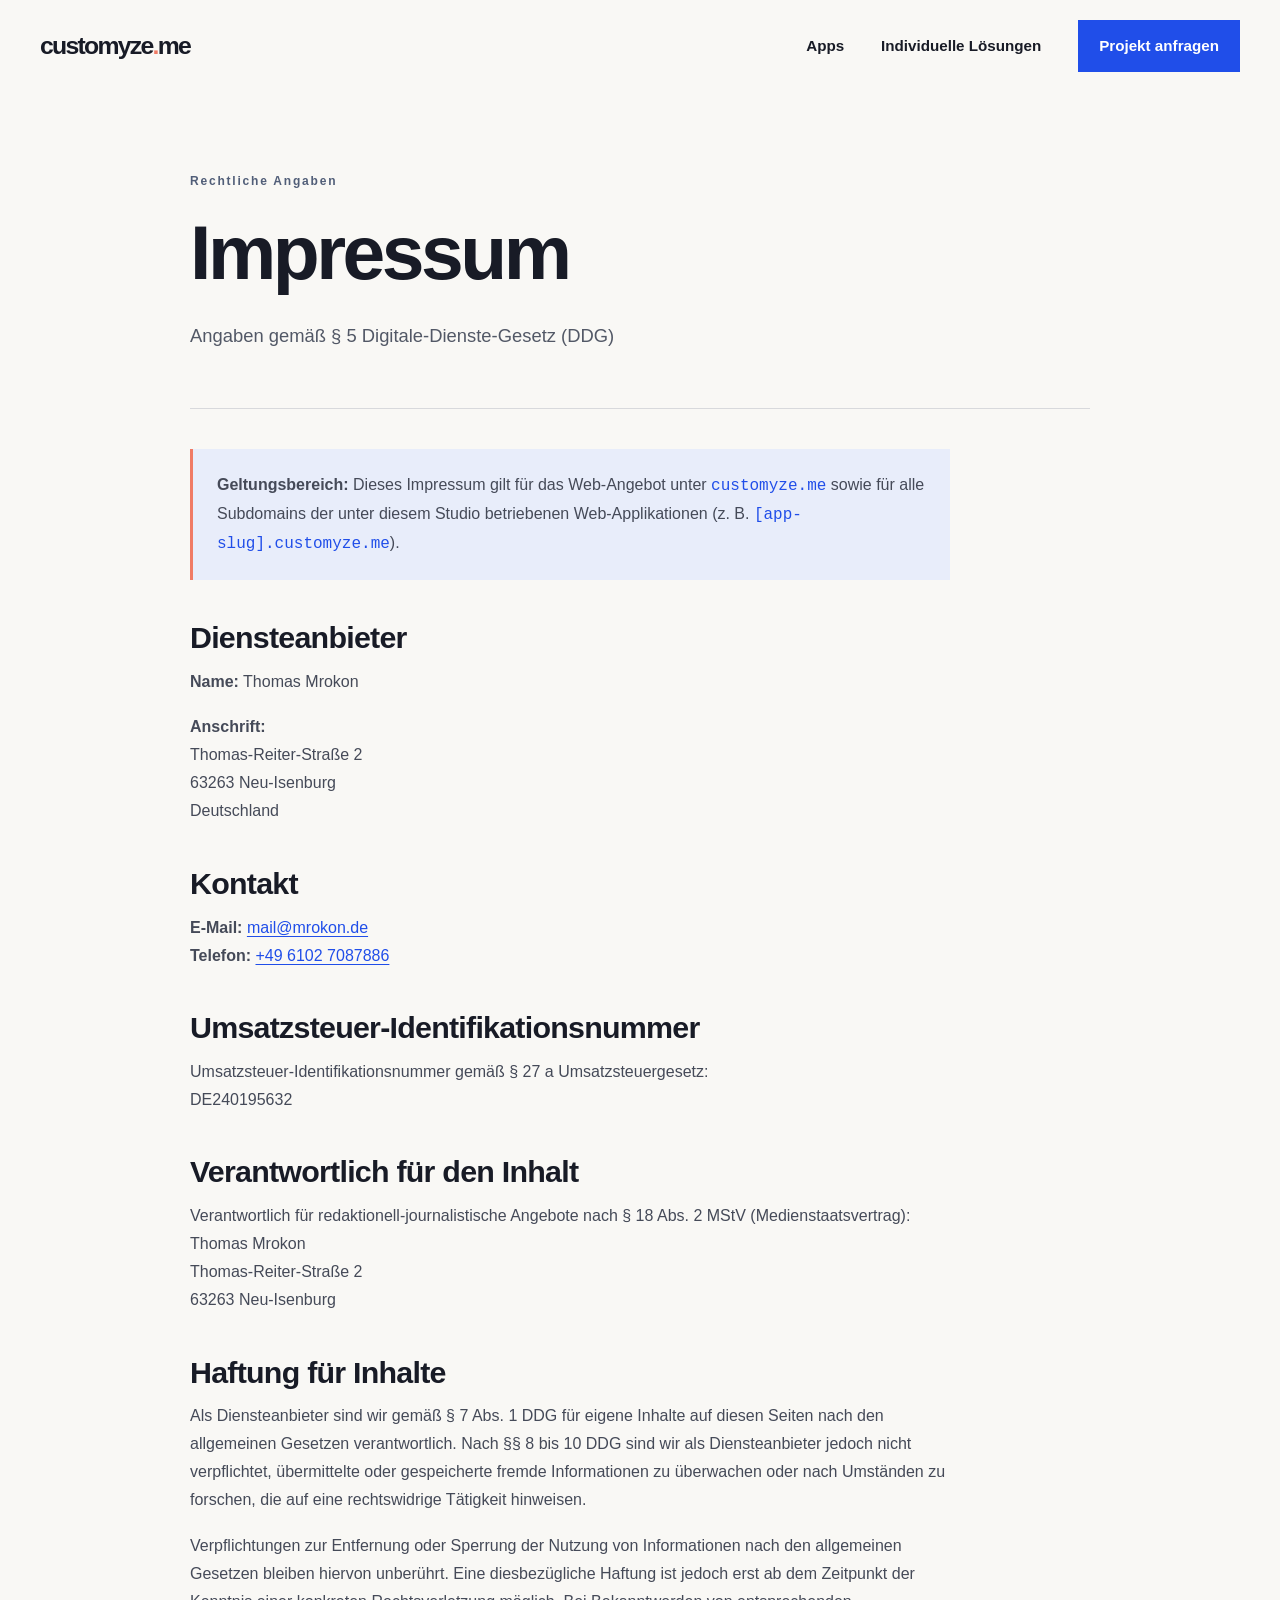
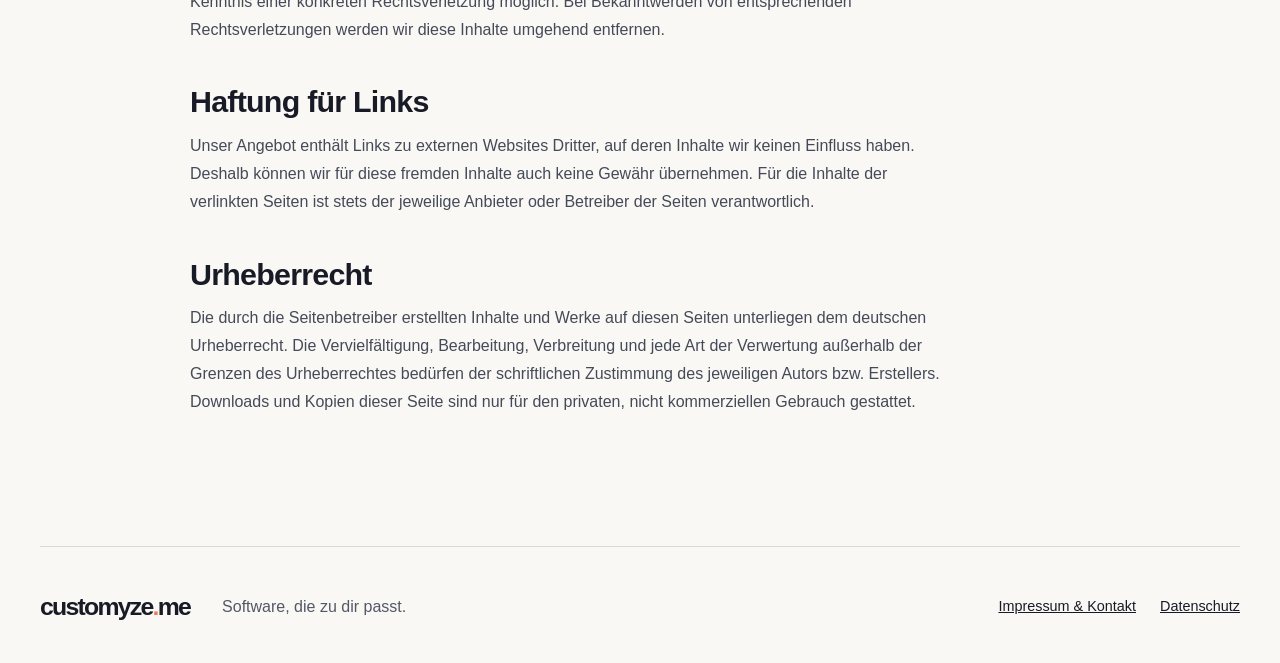
<file: impressum/index.html>
﻿<!DOCTYPE html>
<html lang="de">
<head>
  <meta charset="UTF-8">
  <meta name="viewport" content="width=device-width, initial-scale=1.0">
  <title>Impressum | customyze.me</title>
  <meta name="description" content="Impressum und gesetzliche Anbieterkennzeichnung gemäß § 5 Digitale-Dienste-Gesetz (DDG) für customyze.me und zugehörige Web-Apps.">
  <link rel="canonical" href="https://customyze.me/impressum/">

  <!-- OpenGraph -->
  <meta property="og:type" content="website">
  <meta property="og:url" content="https://customyze.me/impressum/">
  <meta property="og:title" content="Impressum | customyze.me">
  <meta property="og:description" content="Gesetzliche Anbieterkennzeichnung gemäß § 5 DDG.">
  <meta property="og:image" content="https://customyze.me/assets/img/logo.svg">

  <!-- Favicon -->
  <link rel="icon" type="image/svg+xml" href="/assets/img/logo.svg">

  <!-- Central Design System -->
  <link rel="stylesheet" href="/assets/css/studio.css">
</head>
<body><a class="skip" href="#inhalt">Zum Inhalt springen</a><header class="header wrap"><a class="brand" href="/" aria-label="customyze.me Startseite">customyze<span>.</span>me</a><nav aria-label="Hauptnavigation"><a href="/#apps">Apps</a><a href="/#studio">Individuelle Lösungen</a><a href="/#kontakt" class="nav-cta">Projekt anfragen</a></nav></header><main id="inhalt" class="legal-page">
    <div class="wrap legal-container">
      <header class="prose-header">
        <span class="eyebrow legal-label">Rechtliche Angaben</span>
        <h1>Impressum</h1>
        <p>Angaben gemäß § 5 Digitale-Dienste-Gesetz (DDG)</p>
      </header>

      <div class="prose-content">
        <div class="callout">
          <p>
            <strong>Geltungsbereich:</strong> Dieses Impressum gilt für das Web-Angebot unter <code style="font-family: var(--font-mono); color: var(--accent);">customyze.me</code> sowie für alle Subdomains der unter diesem Studio betriebenen Web-Applikationen (z.&nbsp;B. <code style="font-family: var(--font-mono); color: var(--accent);">[app-slug].customyze.me</code>).
          </p>
        </div>

        <h2>Diensteanbieter</h2>
        <p>
          <strong>Name:</strong> Thomas Mrokon<br>
        </p>
        <p>
          <strong>Anschrift:</strong><br>
          Thomas-Reiter-Straße 2<br>
          63263 Neu-Isenburg<br>
          Deutschland
        </p>

        <h2>Kontakt</h2>
        <p>
          <strong>E-Mail:</strong> <a href="mailto:mail@mrokon.de">mail@mrokon.de</a><br>
          <strong>Telefon:</strong> <a href="tel:+4961027087886">+49 6102 7087886</a>
        </p>

        <h2>Umsatzsteuer-Identifikationsnummer</h2>
        <p>
          Umsatzsteuer-Identifikationsnummer gemäß § 27 a Umsatzsteuergesetz:<br>
          DE240195632
        </p>

        <h2>Verantwortlich für den Inhalt</h2>
        <p>
          Verantwortlich für redaktionell-journalistische Angebote nach § 18 Abs. 2 MStV (Medienstaatsvertrag):<br>
          Thomas Mrokon<br>
          Thomas-Reiter-Straße 2<br>
          63263 Neu-Isenburg
        </p>

        <h2>Haftung für Inhalte</h2>
        <p>
          Als Diensteanbieter sind wir gemäß § 7 Abs. 1 DDG für eigene Inhalte auf diesen Seiten nach den allgemeinen Gesetzen verantwortlich. Nach §§ 8 bis 10 DDG sind wir als Diensteanbieter jedoch nicht verpflichtet, übermittelte oder gespeicherte fremde Informationen zu überwachen oder nach Umständen zu forschen, die auf eine rechtswidrige Tätigkeit hinweisen.
        </p>
        <p>
          Verpflichtungen zur Entfernung oder Sperrung der Nutzung von Informationen nach den allgemeinen Gesetzen bleiben hiervon unberührt. Eine diesbezügliche Haftung ist jedoch erst ab dem Zeitpunkt der Kenntnis einer konkreten Rechtsverletzung möglich. Bei Bekanntwerden von entsprechenden Rechtsverletzungen werden wir diese Inhalte umgehend entfernen.
        </p>

        <h2>Haftung für Links</h2>
        <p>
          Unser Angebot enthält Links zu externen Websites Dritter, auf deren Inhalte wir keinen Einfluss haben. Deshalb können wir für diese fremden Inhalte auch keine Gewähr übernehmen. Für die Inhalte der verlinkten Seiten ist stets der jeweilige Anbieter oder Betreiber der Seiten verantwortlich.
        </p>

        <h2>Urheberrecht</h2>
        <p>
          Die durch die Seitenbetreiber erstellten Inhalte und Werke auf diesen Seiten unterliegen dem deutschen Urheberrecht. Die Vervielfältigung, Bearbeitung, Verbreitung und jede Art der Verwertung außerhalb der Grenzen des Urheberrechtes bedürfen der schriftlichen Zustimmung des jeweiligen Autors bzw. Erstellers. Downloads und Kopien dieser Seite sind nur für den privaten, nicht kommerziellen Gebrauch gestattet.
        </p>
      </div>
    </div>
  </main><footer class="footer wrap"><a class="brand" href="/">customyze<span>.</span>me</a><p>Software, die zu dir passt.</p><div><a href="/impressum/">Impressum &amp; Kontakt</a><a href="/datenschutz/">Datenschutz</a></div></footer></body></html>
</file>
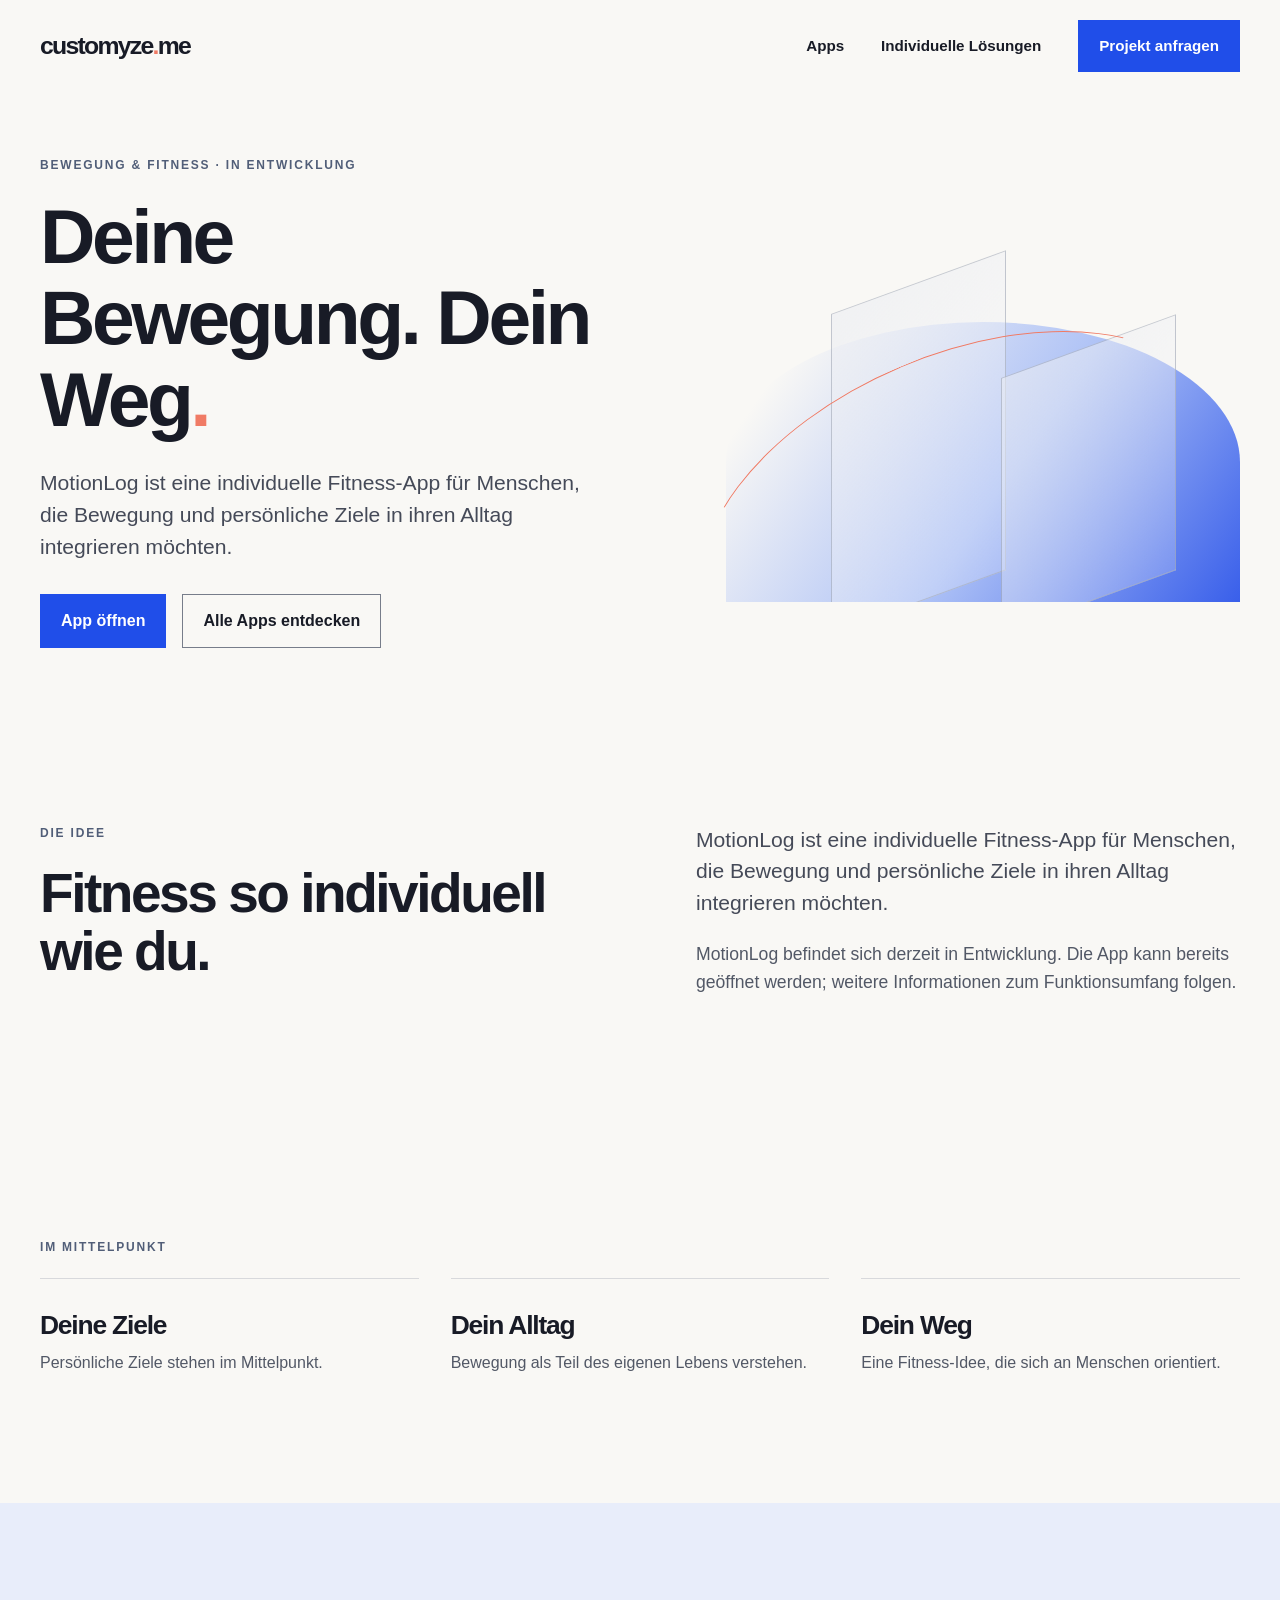
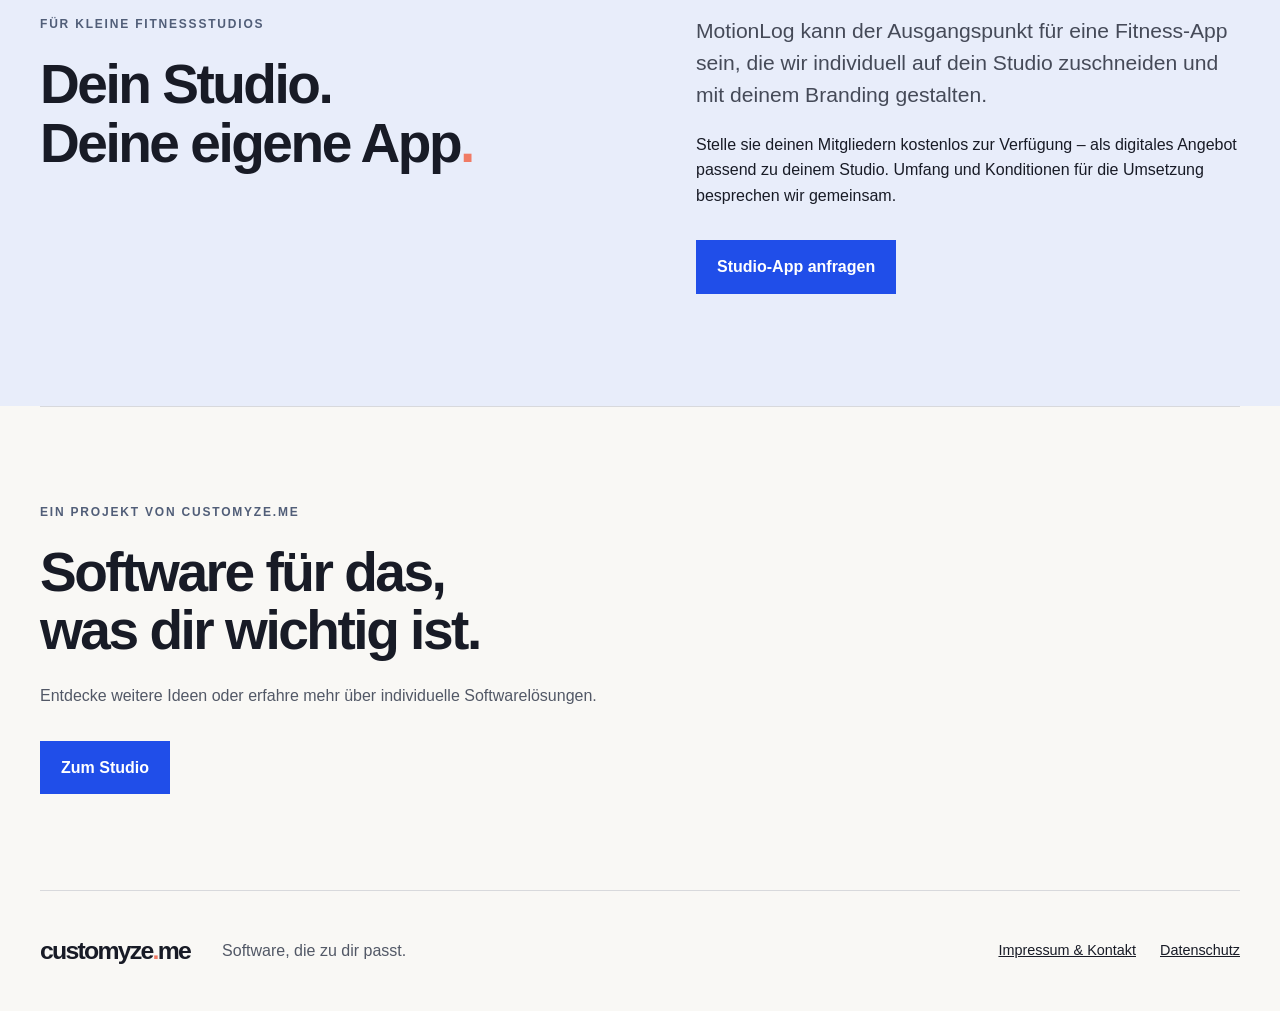
<file: motionlog/index.html>
<!doctype html><html lang="de"><head><meta charset="utf-8"><meta name="viewport" content="width=device-width,initial-scale=1"><title>MotionLog | customyze.me</title><meta name="description" content="MotionLog – eine individuelle Fitness-App für Bewegung und persönliche Ziele."><link rel="canonical" href="https://customyze.me/motionlog/"><link rel="icon" href="/assets/img/logo.svg" type="image/svg+xml"><link rel="stylesheet" href="/assets/css/studio.css"></head><body><a class="skip" href="#inhalt">Zum Inhalt springen</a><header class="header wrap"><a class="brand" href="/" aria-label="customyze.me Startseite">customyze<span>.</span>me</a><nav aria-label="Hauptnavigation"><a href="/#apps">Apps</a><a href="/#studio">Individuelle Lösungen</a><a href="/#kontakt" class="nav-cta">Projekt anfragen</a></nav></header><main id="inhalt"><section class="hero wrap product-hero"><div><p class="eyebrow">BEWEGUNG & FITNESS · IN ENTWICKLUNG</p><h1>Deine Bewegung. Dein Weg<span class="coral">.</span></h1><p class="lead">MotionLog ist eine individuelle Fitness-App für Menschen, die Bewegung und persönliche Ziele in ihren Alltag integrieren möchten.</p><div class="actions"><a class="button primary" href="https://motionlog.ai.studio">App öffnen</a><a class="button outline" href="/#apps">Alle Apps entdecken</a></div></div><div class="art hero-art motion-hero" aria-hidden="true"><span class="arc"></span><span class="plane one"></span><span class="plane two"></span><span class="coral-curve"></span></div></section><section class="wrap section split"><div><p class="eyebrow">DIE IDEE</p><h2>Fitness so individuell wie du.</h2></div><div><p class="lead">MotionLog ist eine individuelle Fitness-App für Menschen, die Bewegung und persönliche Ziele in ihren Alltag integrieren möchten.</p><p>MotionLog befindet sich derzeit in Entwicklung. Die App kann bereits geöffnet werden; weitere Informationen zum Funktionsumfang folgen.</p></div></section><section class="wrap section"><p class="eyebrow">IM MITTELPUNKT</p><div class="principles"><article><h3>Deine Ziele</h3><p>Persönliche Ziele stehen im Mittelpunkt.</p></article><article><h3>Dein Alltag</h3><p>Bewegung als Teil des eigenen Lebens verstehen.</p></article><article><h3>Dein Weg</h3><p>Eine Fitness-Idee, die sich an Menschen orientiert.</p></article></div></section><section class="studio"><div class="wrap studio-grid"><div><p class="eyebrow">FÜR KLEINE FITNESSSTUDIOS</p><h2>Dein Studio.<br>Deine eigene App<span class="coral">.</span></h2></div><div><p class="lead">MotionLog kann der Ausgangspunkt für eine Fitness-App sein, die wir individuell auf dein Studio zuschneiden und mit deinem Branding gestalten.</p><p>Stelle sie deinen Mitgliedern kostenlos zur Verfügung – als digitales Angebot passend zu deinem Studio. Umfang und Konditionen für die Umsetzung besprechen wir gemeinsam.</p><a class="button primary" href="mailto:mail@mrokon.de?subject=Anfrage%20MotionLog%20f%C3%BCr%20mein%20Studio">Studio-App anfragen</a></div></div></section><section class="contact wrap"><p class="eyebrow">EIN PROJEKT VON CUSTOMYZE.ME</p><h2>Software für das,<br>was dir wichtig ist.</h2><p>Entdecke weitere Ideen oder erfahre mehr über individuelle Softwarelösungen.</p><a class="button primary" href="/">Zum Studio</a></section></main><footer class="footer wrap"><a class="brand" href="/">customyze<span>.</span>me</a><p>Software, die zu dir passt.</p><div><a href="/impressum/">Impressum &amp; Kontakt</a><a href="/datenschutz/">Datenschutz</a></div></footer></body></html>
</file>
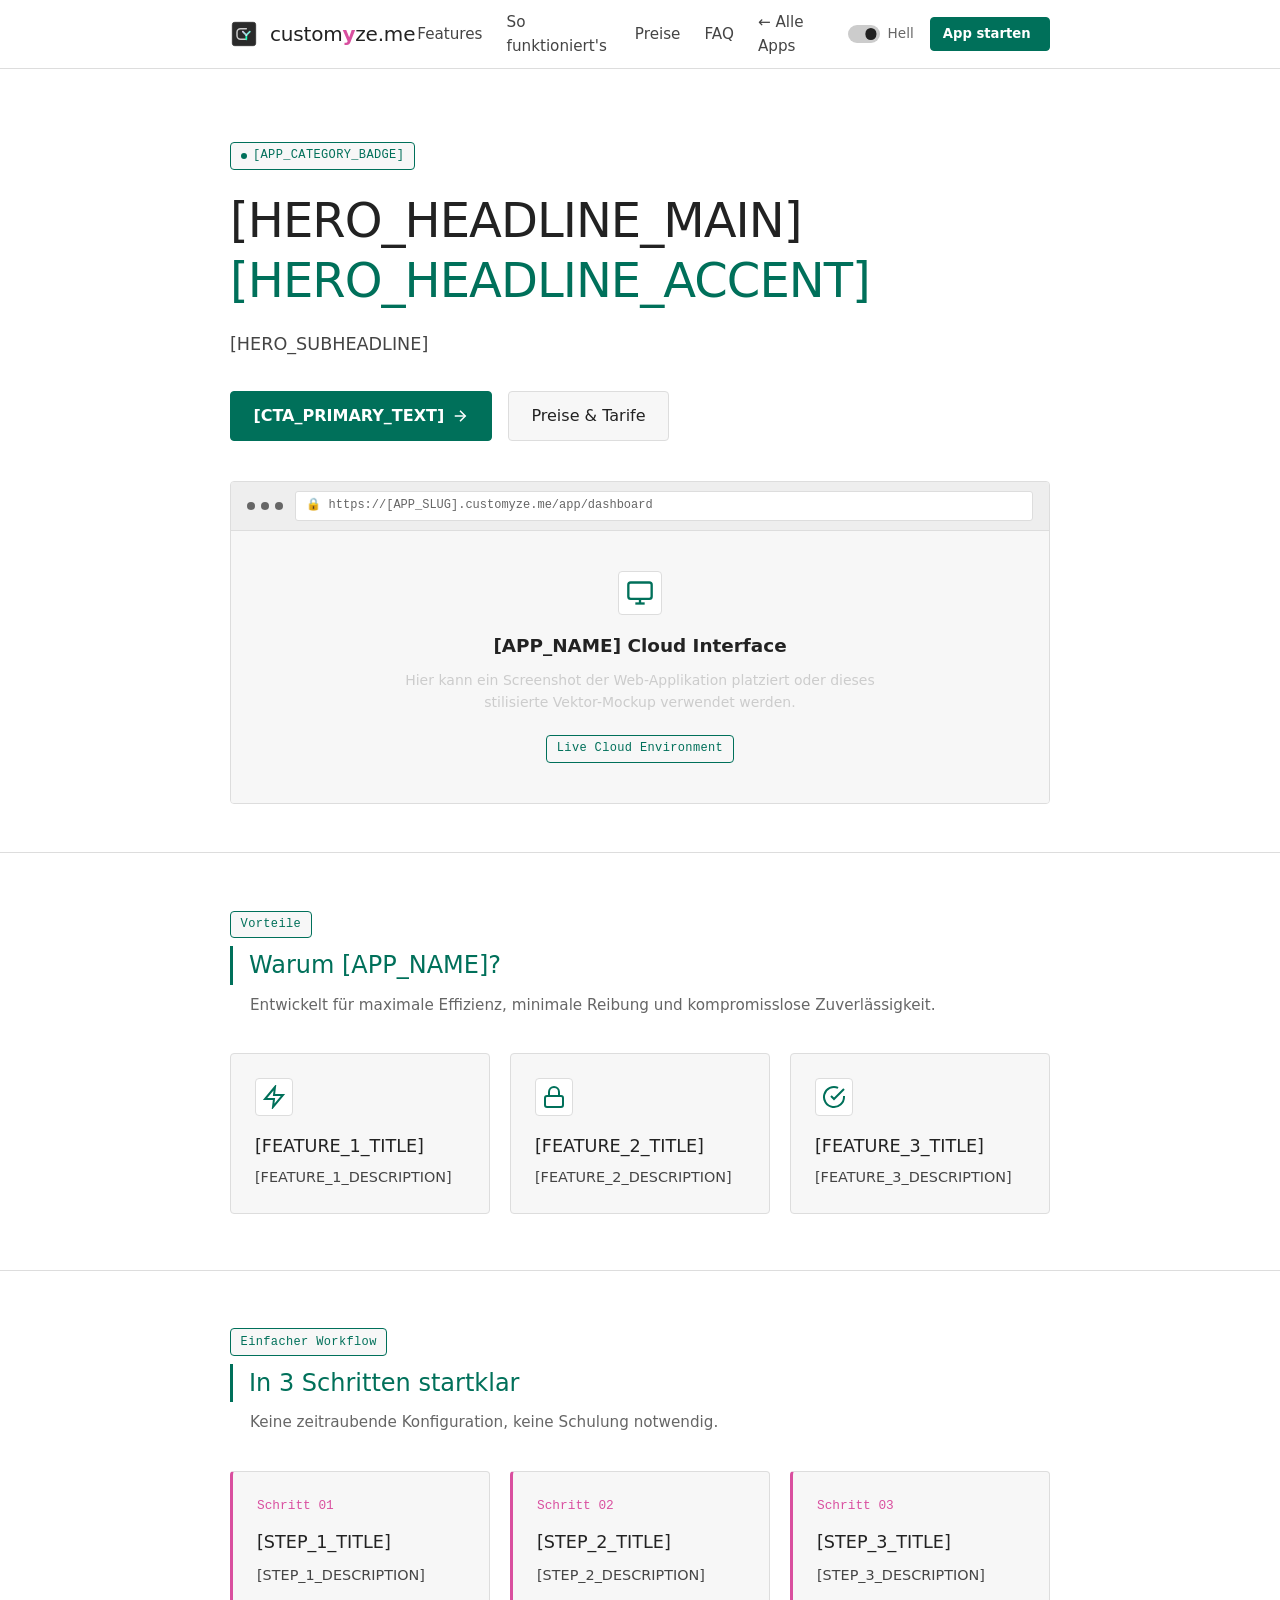
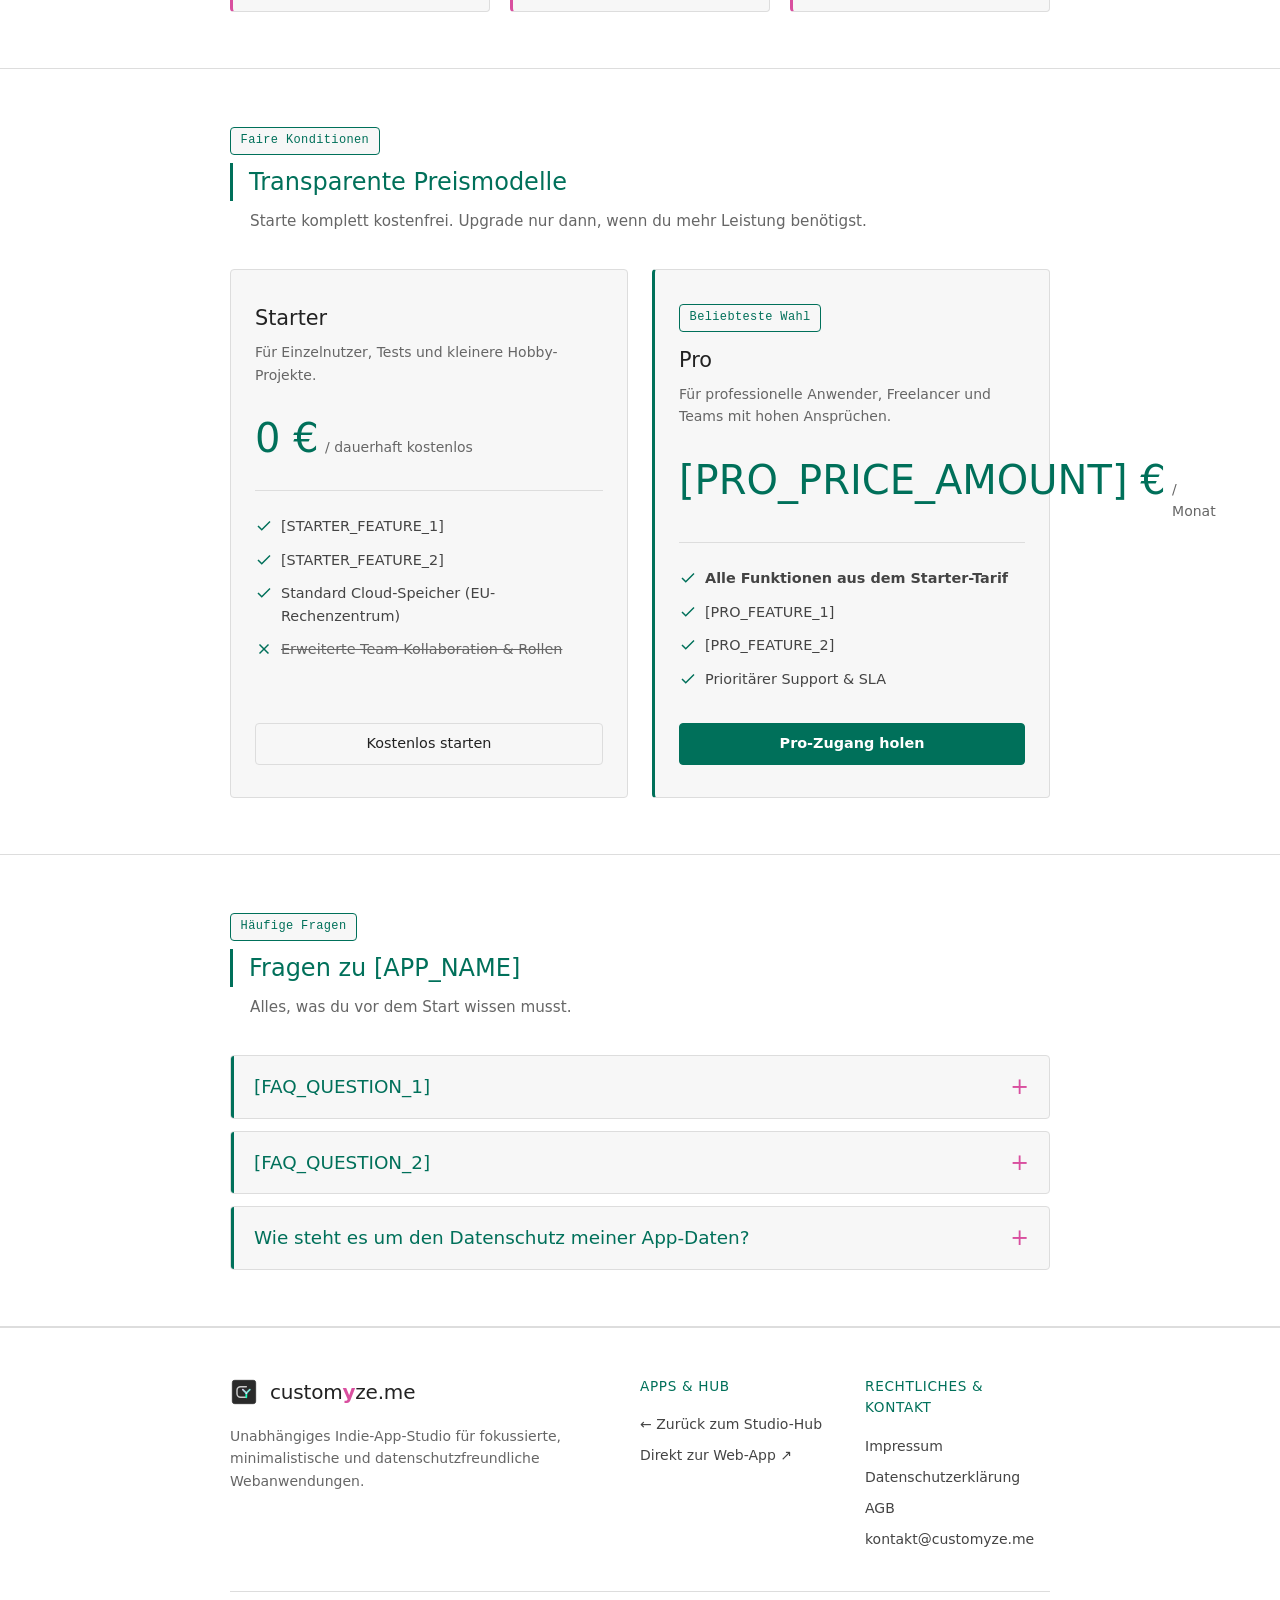
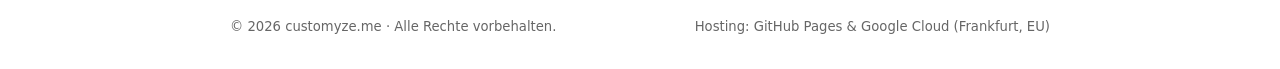
<file: _templates/app-landingpage.html>
﻿<!DOCTYPE html>
<html lang="de">
<head>
  <meta charset="UTF-8">
  <meta name="viewport" content="width=device-width, initial-scale=1.0">
  <!-- TEMPLATE: Ersetze [APP_NAME], [APP_SLUG] und [APP_TAGLINE] mit deinen Werten -->
  <title>[APP_NAME] – [APP_TAGLINE] | customyze.me</title>
  <meta name="description" content="[APP_DESCRIPTION]">
  <link rel="canonical" href="https://customyze.me/[APP_SLUG]/">

  <!-- OpenGraph / Social Meta Tags -->
  <meta property="og:type" content="website">
  <meta property="og:url" content="https://customyze.me/[APP_SLUG]/">
  <meta property="og:title" content="[APP_NAME] – [APP_TAGLINE]">
  <meta property="og:description" content="[APP_DESCRIPTION]">
  <meta property="og:image" content="https://customyze.me/assets/img/logo.svg">

  <!-- Twitter Card -->
  <meta name="twitter:card" content="summary_large_image">
  <meta name="twitter:title" content="[APP_NAME] – [APP_TAGLINE]">
  <meta name="twitter:description" content="[APP_DESCRIPTION]">
  <meta name="twitter:image" content="https://customyze.me/assets/img/logo.svg">

  <!-- Favicon -->
  <link rel="icon" type="image/svg+xml" href="/assets/img/logo.svg">

  <!-- Central Design System -->
  <link rel="stylesheet" href="/assets/css/main.css">
</head>
<body>

  <!-- Navigation -->
  <header class="site-header">
    <div class="container nav-container">
      <a href="/" class="brand-link" aria-label="customyze.me Startseite">
        <img src="/assets/img/logo.svg" alt="customyze.me Logo" width="32" height="32">
        <span>custom<span class="brand-accent">y</span>ze.me</span>
      </a>

      <button class="mobile-nav-toggle" aria-label="Menü öffnen" aria-expanded="false">
        <svg viewBox="0 0 24 24" fill="none" stroke="currentColor" stroke-width="2">
          <line x1="3" y1="12" x2="21" y2="12"></line>
          <line x1="3" y1="6" x2="21" y2="6"></line>
          <line x1="3" y1="18" x2="21" y2="18"></line>
        </svg>
      </button>

      <nav class="nav-menu">
        <a href="#features" class="nav-link">Features</a>
        <a href="#workflow" class="nav-link">So funktioniert's</a>
        <a href="#pricing" class="nav-link">Preise</a>
        <a href="#faq" class="nav-link">FAQ</a>
        <a href="/" class="nav-link">← Alle Apps</a>
      </nav>

      <div class="nav-actions">
        <label class="theme-switch" for="theme-toggle" title="Farbmodus umschalten">
          <input type="checkbox" id="theme-toggle" aria-label="Farbmodus umschalten">
          <span class="slider" aria-hidden="true"></span>
          <span class="mode-label">Dunkel</span>
        </label>
        <!-- Primärer Call-to-Action direkt zur Web-App auf der Subdomain -->
        <a href="https://[APP_SLUG].customyze.me" target="_blank" rel="noopener noreferrer" class="btn btn-sm btn-primary">
          App starten
          <svg width="14" height="14" viewBox="0 0 24 24" fill="none" stroke="currentColor" stroke-width="2">
            <path d="M18 13v6a2 2 0 0 1-2 2H5a2 2 0 0 1-2-2V8a2 2 0 0 1 2-2h6"></path>
            <polyline points="15 3 21 3 21 9"></polyline>
            <line x1="10" y1="14" x2="21" y2="3"></line>
          </svg>
        </a>
      </div>
    </div>
  </header>

  <main>
    <!-- App Hero Section -->
    <section class="hero-section">
      <div class="container hero-content">
        <div class="hero-badge-wrap">
          <span class="badge badge-accent badge-pill">
            <span class="status-dot"></span> [APP_CATEGORY_BADGE]
          </span>
        </div>

        <h1 class="hero-title">
          [HERO_HEADLINE_MAIN]<br>
          <span class="gradient-text">[HERO_HEADLINE_ACCENT]</span>
        </h1>

        <p class="hero-description">
          [HERO_SUBHEADLINE]
        </p>

        <div class="hero-cta-group">
          <a href="https://[APP_SLUG].customyze.me" target="_blank" rel="noopener noreferrer" class="btn btn-lg btn-primary">
            [CTA_PRIMARY_TEXT]
            <svg width="18" height="18" viewBox="0 0 24 24" fill="none" stroke="currentColor" stroke-width="2">
              <line x1="5" y1="12" x2="19" y2="12"></line>
              <polyline points="12 5 19 12 12 19"></polyline>
            </svg>
          </a>
          <a href="#pricing" class="btn btn-lg btn-secondary">Preise &amp; Tarife</a>
        </div>

        <!-- Stylized App Screenshot / Mockup Placeholder Container -->
        <div class="mockup-wrapper">
          <div class="mockup-window">
            <div class="mockup-header">
              <div class="mockup-dots">
                <span class="mockup-dot"></span>
                <span class="mockup-dot"></span>
                <span class="mockup-dot"></span>
              </div>
              <div class="mockup-address-bar">
                <span class="secure">🔒</span> https://[APP_SLUG].customyze.me/app/dashboard
              </div>
            </div>
            <div class="mockup-body">
              <div class="mockup-placeholder-content">
                <div class="mockup-placeholder-icon">
                  <svg width="28" height="28" viewBox="0 0 24 24" fill="none" stroke="currentColor" stroke-width="2">
                    <rect x="2" y="3" width="20" height="14" rx="2" ry="2"></rect>
                    <line x1="8" y1="21" x2="16" y2="21"></line>
                    <line x1="12" y1="17" x2="12" y2="21"></line>
                  </svg>
                </div>
                <h3 style="font-size: 1.15rem; margin-bottom: 0.5rem; color: var(--text);">[APP_NAME] Cloud Interface</h3>
                <p style="font-size: 0.875rem; color: var(--text-muted); margin-bottom: 1.25rem;">
                  Hier kann ein Screenshot der Web-Applikation platziert oder dieses stilisierte Vektor-Mockup verwendet werden.
                </p>
                <span class="badge badge-accent">Live Cloud Environment</span>
              </div>
            </div>
          </div>
        </div>
      </div>
    </section>

    <!-- 3-Column Feature Grid: "Warum [APP_NAME]?" -->
    <section id="features" class="section section-alt">
      <div class="container">
        <div class="section-header">
          <div class="section-tag">
            <span class="badge badge-accent">Vorteile</span>
          </div>
          <h2 class="section-title">Warum [APP_NAME]?</h2>
          <p class="section-subtitle">
            Entwickelt für maximale Effizienz, minimale Reibung und kompromisslose Zuverlässigkeit.
          </p>
        </div>

        <div class="feature-grid">
          <div class="feature-card">
            <div class="feature-icon-box">
              <svg width="24" height="24" viewBox="0 0 24 24" fill="none" stroke="currentColor" stroke-width="2">
                <polygon points="13 2 3 14 12 14 11 22 21 10 12 10 13 2"></polygon>
              </svg>
            </div>
            <h3 class="feature-title">[FEATURE_1_TITLE]</h3>
            <p class="feature-desc">
              [FEATURE_1_DESCRIPTION]
            </p>
          </div>

          <div class="feature-card">
            <div class="feature-icon-box">
              <svg width="24" height="24" viewBox="0 0 24 24" fill="none" stroke="currentColor" stroke-width="2">
                <rect x="3" y="11" width="18" height="11" rx="2" ry="2"></rect>
                <path d="M7 11V7a5 5 0 0 1 10 0v4"></path>
              </svg>
            </div>
            <h3 class="feature-title">[FEATURE_2_TITLE]</h3>
            <p class="feature-desc">
              [FEATURE_2_DESCRIPTION]
            </p>
          </div>

          <div class="feature-card">
            <div class="feature-icon-box">
              <svg width="24" height="24" viewBox="0 0 24 24" fill="none" stroke="currentColor" stroke-width="2">
                <path d="M22 11.08V12a10 10 0 1 1-5.93-9.14"></path>
                <polyline points="22 4 12 14.01 9 11.01"></polyline>
              </svg>
            </div>
            <h3 class="feature-title">[FEATURE_3_TITLE]</h3>
            <p class="feature-desc">
              [FEATURE_3_DESCRIPTION]
            </p>
          </div>
        </div>
      </div>
    </section>

    <!-- 3-Step Workflow ("So funktioniert's") -->
    <section id="workflow" class="section">
      <div class="container">
        <div class="section-header">
          <div class="section-tag">
            <span class="badge badge-accent">Einfacher Workflow</span>
          </div>
          <h2 class="section-title">In 3 Schritten startklar</h2>
          <p class="section-subtitle">
            Keine zeitraubende Konfiguration, keine Schulung notwendig.
          </p>
        </div>

        <div class="workflow-grid">
          <div class="workflow-card">
            <span class="workflow-step-num">Schritt 01</span>
            <h3 class="workflow-title">[STEP_1_TITLE]</h3>
            <p class="workflow-desc">
              [STEP_1_DESCRIPTION]
            </p>
          </div>

          <div class="workflow-card">
            <span class="workflow-step-num">Schritt 02</span>
            <h3 class="workflow-title">[STEP_2_TITLE]</h3>
            <p class="workflow-desc">
              [STEP_2_DESCRIPTION]
            </p>
          </div>

          <div class="workflow-card">
            <span class="workflow-step-num">Schritt 03</span>
            <h3 class="workflow-title">[STEP_3_TITLE]</h3>
            <p class="workflow-desc">
              [STEP_3_DESCRIPTION]
            </p>
          </div>
        </div>
      </div>
    </section>

    <!-- Transparent Pricing Section -->
    <section id="pricing" class="section section-alt">
      <div class="container">
        <div class="section-header">
          <div class="section-tag">
            <span class="badge badge-accent">Faire Konditionen</span>
          </div>
          <h2 class="section-title">Transparente Preismodelle</h2>
          <p class="section-subtitle">
            Starte komplett kostenfrei. Upgrade nur dann, wenn du mehr Leistung benötigst.
          </p>
        </div>

        <div class="pricing-grid">
          <!-- Starter Tier (Free) -->
          <div class="pricing-card">
            <h3 class="pricing-plan-name">Starter</h3>
            <p class="pricing-plan-desc">Für Einzelnutzer, Tests und kleinere Hobby-Projekte.</p>
            <div class="pricing-price-wrap">
              <span class="pricing-amount">0&nbsp;€</span>
              <span class="pricing-interval">/ dauerhaft kostenlos</span>
            </div>

            <ul class="pricing-features-list">
              <li>
                <svg width="18" height="18" viewBox="0 0 24 24" fill="none" stroke="currentColor" stroke-width="2">
                  <polyline points="20 6 9 17 4 12"></polyline>
                </svg>
                [STARTER_FEATURE_1]
              </li>
              <li>
                <svg width="18" height="18" viewBox="0 0 24 24" fill="none" stroke="currentColor" stroke-width="2">
                  <polyline points="20 6 9 17 4 12"></polyline>
                </svg>
                [STARTER_FEATURE_2]
              </li>
              <li>
                <svg width="18" height="18" viewBox="0 0 24 24" fill="none" stroke="currentColor" stroke-width="2">
                  <polyline points="20 6 9 17 4 12"></polyline>
                </svg>
                Standard Cloud-Speicher (EU-Rechenzentrum)
              </li>
              <li class="disabled">
                <svg width="18" height="18" viewBox="0 0 24 24" fill="none" stroke="currentColor" stroke-width="2">
                  <line x1="18" y1="6" x2="6" y2="18"></line>
                  <line x1="6" y1="6" x2="18" y2="18"></line>
                </svg>
                Erweiterte Team-Kollaboration &amp; Rollen
              </li>
            </ul>

            <a href="https://[APP_SLUG].customyze.me" target="_blank" rel="noopener noreferrer" class="btn btn-secondary">
              Kostenlos starten
            </a>
          </div>

          <!-- Pro Tier -->
          <div class="pricing-card featured">
            <div class="pricing-badge-top">
              <span class="badge badge-accent">Beliebteste Wahl</span>
            </div>
            <h3 class="pricing-plan-name">Pro</h3>
            <p class="pricing-plan-desc">Für professionelle Anwender, Freelancer und Teams mit hohen Ansprüchen.</p>
            <div class="pricing-price-wrap">
              <span class="pricing-amount">[PRO_PRICE_AMOUNT]&nbsp;€</span>
              <span class="pricing-interval">/ Monat</span>
            </div>

            <ul class="pricing-features-list">
              <li>
                <svg width="18" height="18" viewBox="0 0 24 24" fill="none" stroke="currentColor" stroke-width="2">
                  <polyline points="20 6 9 17 4 12"></polyline>
                </svg>
                <strong>Alle Funktionen aus dem Starter-Tarif</strong>
              </li>
              <li>
                <svg width="18" height="18" viewBox="0 0 24 24" fill="none" stroke="currentColor" stroke-width="2">
                  <polyline points="20 6 9 17 4 12"></polyline>
                </svg>
                [PRO_FEATURE_1]
              </li>
              <li>
                <svg width="18" height="18" viewBox="0 0 24 24" fill="none" stroke="currentColor" stroke-width="2">
                  <polyline points="20 6 9 17 4 12"></polyline>
                </svg>
                [PRO_FEATURE_2]
              </li>
              <li>
                <svg width="18" height="18" viewBox="0 0 24 24" fill="none" stroke="currentColor" stroke-width="2">
                  <polyline points="20 6 9 17 4 12"></polyline>
                </svg>
                Prioritärer Support &amp; SLA
              </li>
            </ul>

            <a href="https://[APP_SLUG].customyze.me/upgrade" target="_blank" rel="noopener noreferrer" class="btn btn-primary">
              Pro-Zugang holen
            </a>
          </div>
        </div>
      </div>
    </section>

    <!-- FAQ Section -->
    <section id="faq" class="section">
      <div class="container">
        <div class="section-header">
          <div class="section-tag">
            <span class="badge badge-accent">Häufige Fragen</span>
          </div>
          <h2 class="section-title">Fragen zu [APP_NAME]</h2>
          <p class="section-subtitle">
            Alles, was du vor dem Start wissen musst.
          </p>
        </div>

        <div class="faq-wrap">
          <details class="faq-item">
            <summary class="faq-summary">
              <span>[FAQ_QUESTION_1]</span>
              <svg class="faq-chevron" viewBox="0 0 24 24" fill="none" stroke="currentColor" stroke-width="2">
                <polyline points="6 9 12 15 18 9"></polyline>
              </svg>
            </summary>
            <div class="faq-answer">
              [FAQ_ANSWER_1]
            </div>
          </details>

          <details class="faq-item">
            <summary class="faq-summary">
              <span>[FAQ_QUESTION_2]</span>
              <svg class="faq-chevron" viewBox="0 0 24 24" fill="none" stroke="currentColor" stroke-width="2">
                <polyline points="6 9 12 15 18 9"></polyline>
              </svg>
            </summary>
            <div class="faq-answer">
              [FAQ_ANSWER_2]
            </div>
          </details>

          <details class="faq-item">
            <summary class="faq-summary">
              <span>Wie steht es um den Datenschutz meiner App-Daten?</span>
              <svg class="faq-chevron" viewBox="0 0 24 24" fill="none" stroke="currentColor" stroke-width="2">
                <polyline points="6 9 12 15 18 9"></polyline>
              </svg>
            </summary>
            <div class="faq-answer">
              Deine Daten werden nach strengen DSGVO-Kriterien verarbeitet und in europäischen Google Cloud Rechenzentren (Frankfurt / <code style="font-family: var(--font-mono);">europe-west3</code>) gespeichert. Details findest du in unserer <a href="/datenschutz/">Datenschutzerklärung</a>.
            </div>
          </details>
        </div>
      </div>
    </section>
  </main>

  <!-- Identical Studio Footer -->
  <footer class="site-footer">
    <div class="container">
      <div class="footer-top">
        <div class="footer-brand">
          <a href="/" class="brand-link" aria-label="customyze.me Startseite">
            <img src="/assets/img/logo.svg" alt="customyze.me Logo" width="28" height="28">
            <span>custom<span class="brand-accent">y</span>ze.me</span>
          </a>
          <p class="footer-brand-p">
            Unabhängiges Indie-App-Studio für fokussierte, minimalistische und datenschutzfreundliche Webanwendungen.
          </p>
        </div>

        <div>
          <h4 class="footer-heading">Apps &amp; Hub</h4>
          <ul class="footer-links">
            <li><a href="/">← Zurück zum Studio-Hub</a></li>
            <li><a href="https://[APP_SLUG].customyze.me" target="_blank" rel="noopener noreferrer">Direkt zur Web-App ↗</a></li>
          </ul>
        </div>

        <div>
          <h4 class="footer-heading">Rechtliches &amp; Kontakt</h4>
          <ul class="footer-links">
            <li><a href="/impressum/">Impressum</a></li>
            <li><a href="/datenschutz/">Datenschutzerklärung</a></li>
            <li><a href="/agb/">AGB</a></li>
            <li><a href="mailto:kontakt@customyze.me">kontakt@customyze.me</a></li>
          </ul>
        </div>
      </div>

      <div class="footer-bottom">
        <div>
          &copy; <span class="current-year">2026</span> customyze.me · Alle Rechte vorbehalten.
        </div>
        <div>
          Hosting: GitHub Pages &amp; Google Cloud (Frankfurt, EU)
        </div>
      </div>
    </div>
  </footer>

  <script src="/assets/js/main.js"></script>
</body>
</html>
</file>
<file: assets/css/studio.css>
:root{--ink:#181b26;--blue:#204ee9;--coral:#f07b65;--paper:#f9f8f5;--line:#d8d9dc;--muted:#525866}*{box-sizing:border-box}html{scroll-behavior:smooth}body{margin:0;background:var(--paper);color:var(--ink);font:16px/1.6 -apple-system,BlinkMacSystemFont,"Segoe UI",sans-serif}a{color:inherit}a:focus-visible{outline:3px solid var(--coral);outline-offset:4px}.wrap{width:min(1200px,calc(100% - 80px));margin-inline:auto}.skip{position:absolute;top:-5rem;left:1rem;background:#fff;padding:.5rem;z-index:20}.skip:focus{top:1rem}.header{min-height:92px;display:flex;align-items:center;justify-content:space-between;gap:2rem}.brand{font-size:1.55rem;font-weight:750;letter-spacing:-.07em;text-decoration:none;white-space:nowrap}.brand span,.coral{color:var(--coral)}nav{display:flex;align-items:center;gap:2.3rem}nav a{text-decoration:none;font-size:.95rem;font-weight:600}nav a:hover,.text-link:hover,.footer a:hover{color:var(--blue)}.nav-cta,.button{display:inline-flex;align-items:center;justify-content:center;padding:.8rem 1.25rem;font-weight:650;text-decoration:none;border:1px solid var(--blue)}.nav-cta,.primary{color:white;background:var(--blue)}.nav-cta:hover,.primary:hover{color:white;background:#1538ad}.outline{border-color:#777d8a}.outline:hover{border-color:var(--blue);color:var(--blue)}.hero{display:grid;grid-template-columns:1fr 1fr;align-items:center;min-height:570px;gap:2rem;padding-block:4rem}.eyebrow{font-size:.75rem;letter-spacing:.15em;font-weight:750;color:#515e78;margin:0 0 1.3rem}h1,h2,h3,p{margin-top:0}h1,h2,h3{line-height:1.06;letter-spacing:-.045em}h1{font-size:clamp(3.3rem,6.5vw,6.4rem);margin-bottom:1.7rem}h2{font-size:clamp(2.5rem,4.3vw,4.4rem);margin-bottom:1.5rem}h3{font-size:1.65rem;margin-bottom:.7rem}.lead{font-size:clamp(1.15rem,1.65vw,1.4rem);line-height:1.5;max-width:560px;color:#454a58}.actions{display:flex;gap:1rem;flex-wrap:wrap;margin-top:2rem}.art{position:relative;overflow:hidden}.hero-art{height:400px}.arc{position:absolute;bottom:0;right:0;width:88%;height:70%;border-radius:100% 100% 0 0;background:linear-gradient(125deg,transparent 12%,#a6bcf6 55%,#244ee9 100%);opacity:.9}.plane{position:absolute;bottom:0;background:linear-gradient(140deg,#ebedf299,#ffffff33);border:1px solid #9299aa80;transform:skewY(-20deg)}.plane.one{height:80%;width:30%;left:30%}.plane.two{height:64%;width:30%;left:59%}.coral-curve{position:absolute;width:95%;height:80%;left:5%;bottom:-18%;border:1px solid var(--coral);border-color:var(--coral) transparent transparent transparent;border-radius:50%;transform:rotate(-23deg)}.section{padding-block:7rem}.section-intro{max-width:780px;margin-bottom:3rem}.section-intro>p:last-child{color:var(--muted);font-size:1.1rem}.cards{display:grid;grid-template-columns:repeat(3,1fr);gap:1.25rem}.card{border:1px solid var(--line);display:flex;flex-direction:column}.card-art{height:210px;position:relative;overflow:hidden;background:#f4f5f9}.card-body{padding:1.6rem;display:flex;flex:1;flex-direction:column}.card-body p{color:var(--muted);min-height:3.3em}.tag{font-size:.7rem;font-weight:750;letter-spacing:.11em;color:#667080;margin-bottom:1rem}.text-link{font-weight:700;color:var(--blue);text-decoration:none;margin-top:auto}.muted{color:var(--muted);margin-top:auto}.family-art i,.family-art b{position:absolute;width:135px;height:135px;border-radius:50%;top:35px;left:25%;border:1px solid #4770e5;background:linear-gradient(130deg,#c5d2f4,transparent)}.family-art b{left:48%;top:55px;background:transparent;border-color:var(--coral)}.motion-art i,.motion-art b{position:absolute;width:120%;height:170%;border-radius:50%;left:10%;top:45%;background:linear-gradient(140deg,#c5d2f4,#3b65df);border:1px solid #a7bdf6}.motion-art b{left:35%;top:72%;background:var(--paper);border-color:var(--coral)}.piano-art{display:flex;justify-content:center;align-items:end;gap:18px;padding:25px}.piano-art:before,.piano-art:after,.piano-art i,.piano-art b{content:"";width:34px;height:70%;border:1px solid #9cb5ed;background:linear-gradient(#bbcafa,transparent)}.piano-art:after{height:50%;border-color:var(--coral);background:linear-gradient(#f4b3a5,transparent)}.existing{margin:2rem 0 0;color:var(--muted)}.existing a{color:var(--blue)}.studio{background:#e8edfa;padding-block:7rem}.studio-grid,.split{display:grid;grid-template-columns:1fr 1fr;gap:7rem;align-items:start}.studio-grid .button{margin-top:1rem}.split>div:last-child{font-size:1.1rem;color:var(--muted)}.contact{border-top:1px solid var(--line);padding-block:6rem}.contact p:not(.eyebrow){max-width:570px;color:var(--muted)}.contact .button{margin-top:1rem}.footer{border-top:1px solid var(--line);padding-block:2.5rem;display:flex;align-items:center;gap:2rem;flex-wrap:wrap}.footer p{margin:0;color:var(--muted)}.footer div{margin-left:auto;display:flex;gap:1.5rem}.footer div a{font-size:.9rem}.product-hero h1{font-size:clamp(3.3rem,6vw,5.8rem)}.principles{display:grid;grid-template-columns:repeat(3,1fr);gap:2rem}.principles article{border-top:1px solid var(--line);padding-top:2rem}.principles p{color:var(--muted)}@media(max-width:800px){.wrap{width:min(100% - 40px,1200px)}.header{align-items:flex-start;padding-block:1.3rem;flex-direction:column;gap:1rem}.header nav{width:100%;gap:.8rem 1.3rem;flex-wrap:wrap}.nav-cta{padding:.5rem .8rem}.hero{grid-template-columns:1fr;padding-block:4rem;min-height:auto}.hero-art{height:260px}.cards,.principles{grid-template-columns:1fr}.card-body p{min-height:auto}.studio-grid,.split{grid-template-columns:1fr;gap:1.5rem}.section,.studio{padding-block:4.5rem}.footer div{margin-left:0;width:100%}}@media(prefers-reduced-motion:reduce){html{scroll-behavior:auto}}

/* Legal pages share the studio design while keeping long text readable. */
.legal-page{--font-mono:ui-monospace,SFMono-Regular,Consolas,monospace;--text:var(--ink);--accent:var(--blue);--success:var(--ink);padding:5rem 0 7rem}.legal-container{max-width:900px}.prose-header{padding-bottom:2.5rem;border-bottom:1px solid var(--line)}.legal-label{display:block}.prose-header h1{font-size:clamp(2.7rem,6vw,5rem);overflow-wrap:anywhere}.prose-header p{font-size:1.15rem;color:var(--muted)}.prose-content{max-width:760px;padding-top:2.5rem;color:#454a58;line-height:1.75}.prose-content h2{font-size:clamp(1.4rem,2.5vw,1.9rem);letter-spacing:-.025em;color:var(--ink);margin:2.6rem 0 .9rem}.prose-content h3{font-size:1.2rem;color:var(--ink)}.prose-content p{margin:0 0 1.1rem}.prose-content a{color:var(--blue);text-decoration-thickness:1px;text-underline-offset:3px;overflow-wrap:anywhere}.prose-content ul{padding-left:1.5rem;margin:0 0 1.2rem}.prose-content li{margin:.45rem 0}.prose-content code{overflow-wrap:anywhere}.prose-content .callout{background:#e8edfa;border-left:3px solid var(--coral);padding:1.35rem 1.5rem;margin-bottom:2rem}.prose-content .callout p:last-child{margin-bottom:0}@media(max-width:800px){.legal-page{padding:3rem 0 4.5rem}.prose-header{padding-bottom:1.5rem}.prose-content{padding-top:1.5rem}}
</file>
<file: assets/css/main.css>
/* ==========================================================================
   customyze.me - Design System (Inspired by mrokon.de)
   Architectural, Minimalist, High-Contrast & Eco-Friendly
   ========================================================================== */

:root {
  /* Core Color Tokens from mrokon.de */
  --accent-pink-dark: #D94F9F;
  --accent-pink-light: #FDC5F6;
  --accent-green-dark: #00705a;
  --accent-green-light: #15FFBC;
  --text-dark: #222;
  --text-light: #fff;
  --text-grey-dark: #888;
  --text-grey-light: #cccccc;
  --text-grey-mid: #444;
  --bg-dark: #1a1a1a;
  --bg-light: #fff;
  --bg-box-dark: #2a2a2a;
  --bg-box-light: #f7f7f7;
  --border-color: #333;

  /* Active Theme Variables (Dark Mode Default) */
  --bg: var(--bg-dark);
  --box: var(--bg-box-dark);
  --text: var(--text-light);
  --copy: var(--text-grey-light);
  --muted: var(--text-grey-dark);
  --green: var(--accent-green-light);
  --pink: var(--accent-pink-light);
  --line: var(--border-color);
  --hover: #333;

  /* Compatibility & Semantic Aliases */
  --surface: var(--box);
  --surface-card: var(--box);
  --surface-hover: var(--hover);
  --border: var(--line);
  --border-hover: var(--green);
  --text-muted: var(--copy);
  --text-dim: var(--muted);
  --accent: var(--green);
  --radius: 4px;
  --radius-sm: 3px;
  --radius-lg: 6px;
  --radius-full: 9999px;
  --max-width: 860px;

  /* Typography */
  --font-sans: -apple-system, BlinkMacSystemFont, 'Segoe UI', system-ui, -apple-system, sans-serif;
  --font-mono: ui-monospace, SFMono-Regular, "SF Mono", Menlo, Consolas, "Liberation Mono", monospace;
  --transition: background 0.25s ease, color 0.25s ease, border-color 0.25s ease;
}

body.light-mode {
  --bg: var(--bg-light);
  --box: var(--bg-box-light);
  --text: var(--text-dark);
  --copy: var(--text-grey-mid);
  --muted: #666;
  --green: var(--accent-green-dark);
  --pink: var(--accent-pink-dark);
  --line: #ddd;
  --hover: #eee;
}

/* Base Reset */
*, *::before, *::after {
  box-sizing: border-box;
  margin: 0;
  padding: 0;
}

html {
  font-family: var(--font-sans);
  background-color: var(--bg);
  color: var(--text);
  line-height: 1.6;
  font-size: 16px;
  scroll-behavior: smooth;
  -webkit-font-smoothing: antialiased;
}

body {
  min-height: 100vh;
  display: flex;
  flex-direction: column;
  background-color: var(--bg);
  color: var(--text);
  transition: var(--transition);
}

img, svg {
  display: block;
  max-width: 100%;
}

a {
  color: var(--pink);
  text-decoration: none;
  transition: color 0.2s ease;
}

a:hover {
  color: var(--green);
}

a:focus-visible, button:focus-visible, summary:focus-visible {
  outline: 2px solid var(--green);
  outline-offset: 3px;
}

ul, ol {
  list-style: none;
}

p {
  font-size: 1rem;
  color: var(--copy);
}

/* Layout Container */
.container {
  width: 100%;
  max-width: var(--max-width);
  margin-left: auto;
  margin-right: auto;
  padding: 0 1.25rem;
}

.container-narrow {
  max-width: 800px;
}

/* ==========================================================================
   Header & Navigation
   ========================================================================== */
.site-header {
  position: sticky;
  top: 0;
  z-index: 100;
  background-color: var(--bg);
  border-bottom: 1px solid var(--line);
  transition: var(--transition);
}

.nav-container {
  display: flex;
  align-items: center;
  justify-content: space-between;
  height: 4.25rem;
  gap: 1rem;
}

.brand-link {
  display: inline-flex;
  align-items: center;
  gap: 0.75rem;
  font-weight: 500;
  font-size: 1.25rem;
  letter-spacing: -0.01em;
  color: var(--text);
}

.brand-link:hover {
  color: var(--text);
}

.brand-link img {
  width: 28px;
  height: 28px;
}

.brand-accent {
  color: var(--pink);
  font-weight: 700;
  transition: color 0.2s ease;
}

.brand-link:hover .brand-accent {
  color: var(--green);
}

.nav-menu {
  display: flex;
  align-items: center;
  gap: 1.5rem;
}

.nav-link {
  font-size: 0.95rem;
  color: var(--copy);
  padding: 0.25rem 0;
}

.nav-link:hover,
.nav-link.active {
  color: var(--green);
}

.nav-actions {
  display: flex;
  align-items: center;
  gap: 1rem;
}

/* Theme Switcher Toggle (matching mrokon.de) */
.theme-switch {
  display: inline-flex;
  align-items: center;
  gap: 0.5rem;
  font-size: 0.9rem;
  user-select: none;
  color: var(--pink);
  cursor: pointer;
}

.theme-switch .slider {
  width: 2.2em;
  height: 1.2em;
  background: #333;
  border-radius: 1em;
  position: relative;
  display: inline-block;
  transition: background 0.3s;
}

.theme-switch .slider::before {
  content: "";
  position: absolute;
  left: 0.2em;
  top: 0.2em;
  width: 0.8em;
  height: 0.8em;
  background: #fff;
  border-radius: 50%;
  transition: transform 0.3s, background 0.3s;
}

.theme-switch input[type="checkbox"] {
  position: absolute;
  opacity: 0;
  width: 1px;
  height: 1px;
}

body.light-mode .theme-switch .slider {
  background: #ccc;
}

body.light-mode .theme-switch .slider::before {
  background: #222;
  transform: translateX(1em);
}

.mode-label {
  font-size: 0.85rem;
  color: var(--muted);
}

/* Mobile Nav Toggle */
.mobile-nav-toggle {
  display: none;
  background: transparent;
  border: 1px solid var(--line);
  border-radius: var(--radius);
  padding: 0.4rem;
  color: var(--text);
  cursor: pointer;
}

.mobile-nav-toggle svg {
  width: 20px;
  height: 20px;
}

/* ==========================================================================
   Buttons & Badges
   ========================================================================== */
.btn {
  display: inline-flex;
  align-items: center;
  justify-content: center;
  gap: 0.4rem;
  padding: 0.55rem 1.1rem;
  font-size: 0.9rem;
  font-weight: 500;
  border-radius: var(--radius);
  border: 1px solid transparent;
  cursor: pointer;
  transition: var(--transition);
  white-space: nowrap;
  font-family: inherit;
}

.btn-sm {
  padding: 0.35rem 0.75rem;
  font-size: 0.825rem;
}

.btn-lg {
  padding: 0.7rem 1.4rem;
  font-size: 1rem;
}

.btn-primary {
  background: var(--green);
  color: var(--bg-dark);
  border-color: var(--green);
  font-weight: 600;
}

body.light-mode .btn-primary {
  color: #fff;
}

.btn-primary:hover {
  background: var(--pink);
  border-color: var(--pink);
  color: var(--bg-dark);
}

.btn-secondary {
  background: var(--box);
  border-color: var(--line);
  color: var(--text);
}

.btn-secondary:hover {
  background: var(--hover);
  border-color: var(--green);
  color: var(--green);
}

.badge {
  display: inline-flex;
  align-items: center;
  gap: 0.4rem;
  font-size: 0.75rem;
  font-family: var(--font-mono);
  letter-spacing: 0.03em;
  padding: 0.2rem 0.6rem;
  border-radius: var(--radius);
  background: var(--box);
  border: 1px solid var(--line);
  color: var(--copy);
}

.badge-accent {
  color: var(--green);
  border-color: var(--green);
}

.status-dot {
  width: 6px;
  height: 6px;
  border-radius: 50%;
  background-color: var(--green);
}

/* ==========================================================================
   Hero Section
   ========================================================================== */
.hero-section {
  padding: 4.5rem 0 3rem;
  border-bottom: 1px solid var(--line);
}

.hero-content {
  text-align: left;
}

.hero-badge-wrap {
  margin-bottom: 1.25rem;
}

.hero-title {
  font-size: clamp(2rem, 4.5vw, 3rem);
  font-weight: 300;
  line-height: 1.25;
  letter-spacing: -0.02em;
  margin-bottom: 1.25rem;
  color: var(--text);
}

.gradient-text {
  color: var(--green);
  font-weight: 400;
}

.hero-description {
  font-size: 1.1rem;
  color: var(--copy);
  line-height: 1.65;
  margin-bottom: 2rem;
  max-width: 720px;
}

.hero-cta-group {
  display: flex;
  align-items: center;
  gap: 1rem;
  flex-wrap: wrap;
}

/* Mockup Window Container */
.mockup-wrapper {
  margin-top: 2.5rem;
}

.mockup-window {
  background: var(--box);
  border: 1px solid var(--line);
  border-radius: var(--radius);
  overflow: hidden;
}

.mockup-header {
  display: flex;
  align-items: center;
  padding: 0.6rem 1rem;
  background: var(--hover);
  border-bottom: 1px solid var(--line);
  gap: 0.75rem;
}

.mockup-dots {
  display: flex;
  gap: 6px;
}

.mockup-dot {
  width: 8px;
  height: 8px;
  border-radius: 50%;
  background: var(--muted);
}

.mockup-address-bar {
  flex: 1;
  background: var(--bg);
  border: 1px solid var(--line);
  border-radius: var(--radius-sm);
  padding: 0.25rem 0.65rem;
  font-family: var(--font-mono);
  font-size: 0.75rem;
  color: var(--muted);
}

.mockup-address-bar span.secure {
  color: var(--green);
}

.mockup-body {
  padding: 2.5rem 1.5rem;
  min-height: 240px;
  display: flex;
  flex-direction: column;
  justify-content: center;
  align-items: center;
  background: var(--box);
}

.mockup-placeholder-content {
  text-align: center;
  max-width: 480px;
}

.mockup-placeholder-icon {
  width: 44px;
  height: 44px;
  margin: 0 auto 1rem;
  background: var(--bg);
  border: 1px solid var(--line);
  border-radius: var(--radius);
  display: flex;
  align-items: center;
  justify-content: center;
  color: var(--green);
}

/* ==========================================================================
   Sections, Headlines & Grids
   ========================================================================== */
.section {
  padding: 3.5rem 0;
  border-bottom: 1px solid var(--line);
}

.section-alt {
  background-color: var(--bg);
}

.section-header {
  margin-bottom: 2.25rem;
}

.section-tag {
  margin-bottom: 0.5rem;
}

.section-title {
  font-size: 1.5rem;
  font-weight: 400;
  color: var(--green);
  border-left: 3px solid var(--green);
  padding-left: 1rem;
  margin-bottom: 0.5rem;
}

.section-subtitle {
  color: var(--muted);
  font-size: 0.95rem;
  padding-left: 1.25rem;
}

/* App Portfolio Cards */
.app-grid {
  display: flex;
  flex-direction: column;
  gap: 1.5rem;
}

.app-card {
  background: var(--box);
  border: 1px solid var(--line);
  border-left: 3px solid var(--green);
  border-radius: var(--radius);
  padding: 1.75rem;
  transition: var(--transition);
}

.app-card:hover {
  background: var(--hover);
  border-color: var(--line);
  border-left-color: var(--pink);
}

.app-card-top {
  display: flex;
  align-items: center;
  justify-content: space-between;
  margin-bottom: 1rem;
}

.app-card-icon {
  width: 40px;
  height: 40px;
  border-radius: var(--radius);
  background: var(--bg);
  border: 1px solid var(--line);
  display: flex;
  align-items: center;
  justify-content: center;
  color: var(--pink);
}

.app-card:hover .app-card-icon {
  color: var(--green);
}

.app-card-title {
  font-size: 1.3rem;
  font-weight: 500;
  color: var(--text);
  margin-bottom: 0.4rem;
}

.app-card-desc {
  color: var(--copy);
  font-size: 0.95rem;
  line-height: 1.6;
  margin-bottom: 1.25rem;
}

.app-card-features {
  margin-bottom: 1.5rem;
  display: flex;
  flex-direction: column;
  gap: 0.4rem;
}

.app-card-features li {
  display: flex;
  align-items: center;
  gap: 0.5rem;
  font-size: 0.875rem;
  color: var(--copy);
}

.app-card-features li svg {
  color: var(--green);
  flex-shrink: 0;
}

.app-card-actions {
  display: flex;
  align-items: center;
  gap: 0.75rem;
  flex-wrap: wrap;
}

/* Feature 3-Grid */
.feature-grid {
  display: grid;
  grid-template-columns: repeat(auto-fit, minmax(240px, 1fr));
  gap: 1.25rem;
}

.feature-card {
  background: var(--box);
  border: 1px solid var(--line);
  border-radius: var(--radius);
  padding: 1.5rem;
  transition: var(--transition);
}

.feature-card:hover {
  background: var(--hover);
}

.feature-icon-box {
  width: 38px;
  height: 38px;
  border-radius: var(--radius);
  background: var(--bg);
  border: 1px solid var(--line);
  color: var(--green);
  display: flex;
  align-items: center;
  justify-content: center;
  margin-bottom: 1rem;
}

.feature-title {
  font-size: 1.1rem;
  font-weight: 500;
  color: var(--text);
  margin-bottom: 0.4rem;
}

.feature-desc {
  color: var(--copy);
  font-size: 0.9rem;
  line-height: 1.55;
}

/* Workflow Grid */
.workflow-grid {
  display: grid;
  grid-template-columns: repeat(auto-fit, minmax(240px, 1fr));
  gap: 1.25rem;
}

.workflow-card {
  background: var(--box);
  border: 1px solid var(--line);
  border-left: 3px solid var(--pink);
  border-radius: var(--radius);
  padding: 1.5rem;
}

.workflow-step-num {
  font-family: var(--font-mono);
  font-size: 0.8rem;
  color: var(--pink);
  margin-bottom: 0.75rem;
  display: block;
}

.workflow-title {
  font-size: 1.1rem;
  font-weight: 500;
  color: var(--text);
  margin-bottom: 0.5rem;
}

.workflow-desc {
  color: var(--copy);
  font-size: 0.9rem;
}

/* Pricing Grid */
.pricing-grid {
  display: grid;
  grid-template-columns: repeat(auto-fit, minmax(280px, 1fr));
  gap: 1.5rem;
  margin-top: 1rem;
}

.pricing-card {
  background: var(--box);
  border: 1px solid var(--line);
  border-radius: var(--radius);
  padding: 2rem 1.5rem;
  display: flex;
  flex-direction: column;
}

.pricing-card.featured {
  border-left: 3px solid var(--green);
}

.pricing-badge-top {
  margin-bottom: 0.75rem;
}

.pricing-plan-name {
  font-size: 1.3rem;
  font-weight: 500;
  color: var(--text);
  margin-bottom: 0.35rem;
}

.pricing-plan-desc {
  color: var(--muted);
  font-size: 0.875rem;
  margin-bottom: 1.25rem;
}

.pricing-price-wrap {
  display: flex;
  align-items: baseline;
  gap: 0.4rem;
  margin-bottom: 1.5rem;
  padding-bottom: 1.25rem;
  border-bottom: 1px solid var(--line);
}

.pricing-amount {
  font-size: 2.5rem;
  font-weight: 400;
  color: var(--green);
}

.pricing-interval {
  color: var(--muted);
  font-size: 0.875rem;
}

.pricing-features-list {
  display: flex;
  flex-direction: column;
  gap: 0.65rem;
  margin-bottom: 2rem;
  flex: 1;
}

.pricing-features-list li {
  display: flex;
  align-items: flex-start;
  gap: 0.5rem;
  font-size: 0.9rem;
  color: var(--copy);
}

.pricing-features-list li svg {
  color: var(--green);
  flex-shrink: 0;
  margin-top: 2px;
}

.pricing-features-list li.disabled {
  color: var(--muted);
  text-decoration: line-through;
}

/* ==========================================================================
   FAQ Section (Accordion in mrokon.de style)
   ========================================================================== */
.faq-wrap {
  display: flex;
  flex-direction: column;
  gap: 0.75rem;
}

details {
  background: var(--box);
  border-radius: var(--radius);
  border: 1px solid var(--line);
  overflow: hidden;
  transition: var(--transition);
}

summary {
  font-size: 1.15rem;
  color: var(--green);
  font-weight: 400;
  border-left: 3px solid var(--green);
  padding: 1rem 3rem 1rem 1.25rem;
  cursor: pointer;
  list-style: none;
  position: relative;
  transition: background-color 0.2s ease;
}

summary::-webkit-details-marker {
  display: none;
}

summary:hover {
  background: var(--hover);
}

summary::after {
  content: '+';
  position: absolute;
  right: 1.25rem;
  color: var(--pink);
  font-size: 1.4rem;
  line-height: 1.3;
  transition: transform 0.2s ease;
}

details[open] summary::after {
  transform: rotate(45deg);
}

.faq-chevron {
  display: none; /* replaced by pseudo element + */
}

.faq-answer {
  padding: 0.75rem 1.25rem 1.25rem 1.25rem;
  color: var(--copy);
  font-size: 0.95rem;
  line-height: 1.65;
  border-top: 1px solid var(--line);
}

/* ==========================================================================
   Legal & Prose Pages (Impressum, Datenschutz, AGB)
   ========================================================================== */
.prose-page {
  padding: 3.5rem 0 5rem;
}

.prose-header {
  margin-bottom: 2.5rem;
  padding-bottom: 1.5rem;
  border-bottom: 1px solid var(--line);
}

.prose-header h1 {
  font-size: clamp(2rem, 4vw, 2.75rem);
  font-weight: 300;
  margin-bottom: 0.5rem;
  color: var(--text);
}

.prose-header p {
  color: var(--pink);
  font-size: 1rem;
}

.prose-content {
  color: var(--copy);
  font-size: 0.95rem;
  line-height: 1.7;
}

.prose-content h2 {
  color: var(--green);
  font-size: 1.3rem;
  font-weight: 400;
  border-left: 3px solid var(--green);
  padding-left: 1rem;
  margin-top: 2.5rem;
  margin-bottom: 1rem;
}

.prose-content h3 {
  color: var(--text);
  font-size: 1.1rem;
  font-weight: 500;
  margin-top: 1.5rem;
  margin-bottom: 0.5rem;
}

.prose-content p {
  margin-bottom: 1.1rem;
}

.prose-content ul {
  list-style: disc;
  margin-left: 1.5rem;
  margin-bottom: 1.25rem;
}

.prose-content ul li {
  margin-bottom: 0.4rem;
}

.prose-content strong {
  color: var(--text);
}

.placeholder-box {
  background: var(--hover);
  border: 1px dashed var(--pink);
  color: var(--pink);
  padding: 0.15rem 0.45rem;
  border-radius: var(--radius-sm);
  font-family: var(--font-mono);
  font-size: 0.85em;
}

.callout {
  background: var(--box);
  border-left: 3px solid var(--pink);
  border-radius: 0 var(--radius) var(--radius) 0;
  padding: 1rem 1.25rem;
  margin: 1.5rem 0;
}

.callout p:last-child {
  margin-bottom: 0;
}

/* ==========================================================================
   Footer
   ========================================================================== */
.site-footer {
  margin-top: auto;
  background-color: var(--bg);
  border-top: 1px solid var(--line);
  padding: 3rem 0 2rem;
  font-size: 0.9rem;
}

.footer-top {
  display: grid;
  grid-template-columns: 2fr 1fr 1fr;
  gap: 2.5rem;
  margin-bottom: 2.5rem;
}

.footer-brand p {
  margin-top: 0.75rem;
  color: var(--muted);
  font-size: 0.875rem;
}

.footer-heading {
  font-size: 0.85rem;
  font-weight: 500;
  text-transform: uppercase;
  letter-spacing: 0.05em;
  color: var(--green);
  margin-bottom: 1rem;
}

.footer-links {
  display: flex;
  flex-direction: column;
  gap: 0.5rem;
}

.footer-links a {
  color: var(--copy);
  font-size: 0.875rem;
}

.footer-links a:hover {
  color: var(--green);
}

.footer-bottom {
  padding-top: 1.5rem;
  border-top: 1px solid var(--line);
  display: flex;
  align-items: center;
  justify-content: space-between;
  color: var(--muted);
  font-size: 0.825rem;
  flex-wrap: wrap;
  gap: 1rem;
}

/* ==========================================================================
   Mobile Nav Responsiveness
   ========================================================================== */
@media (max-width: 768px) {
  .mobile-nav-toggle {
    display: block;
  }

  .nav-menu {
    position: fixed;
    top: 4.25rem;
    left: 0;
    right: 0;
    bottom: 0;
    background: var(--bg);
    flex-direction: column;
    padding: 2rem 1.25rem;
    align-items: flex-start;
    gap: 1.25rem;
    border-bottom: 1px solid var(--line);
    transform: translateY(-100%);
    opacity: 0;
    pointer-events: none;
    transition: transform 0.25s ease, opacity 0.25s ease;
  }

  .nav-menu.is-open {
    transform: translateY(0);
    opacity: 1;
    pointer-events: auto;
  }

  .footer-top {
    grid-template-columns: 1fr;
    gap: 1.75rem;
  }
}
</file>
